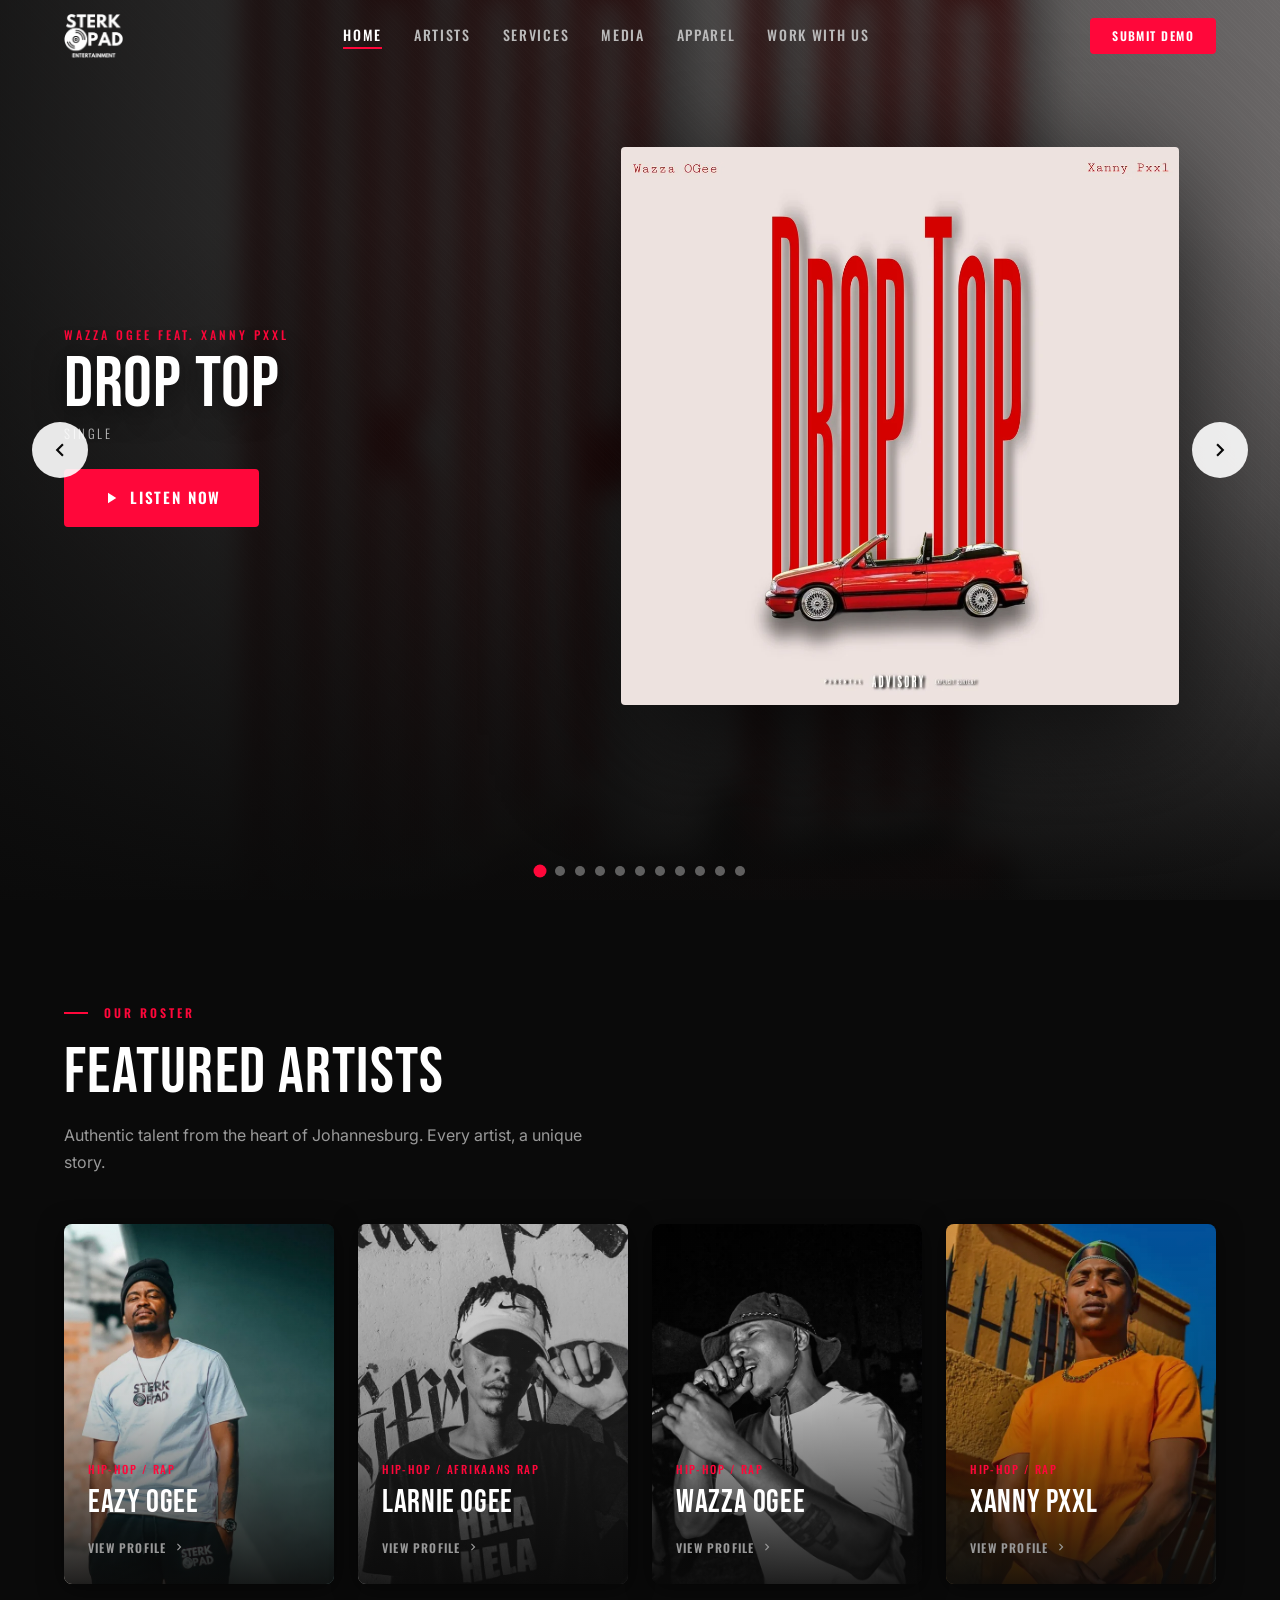
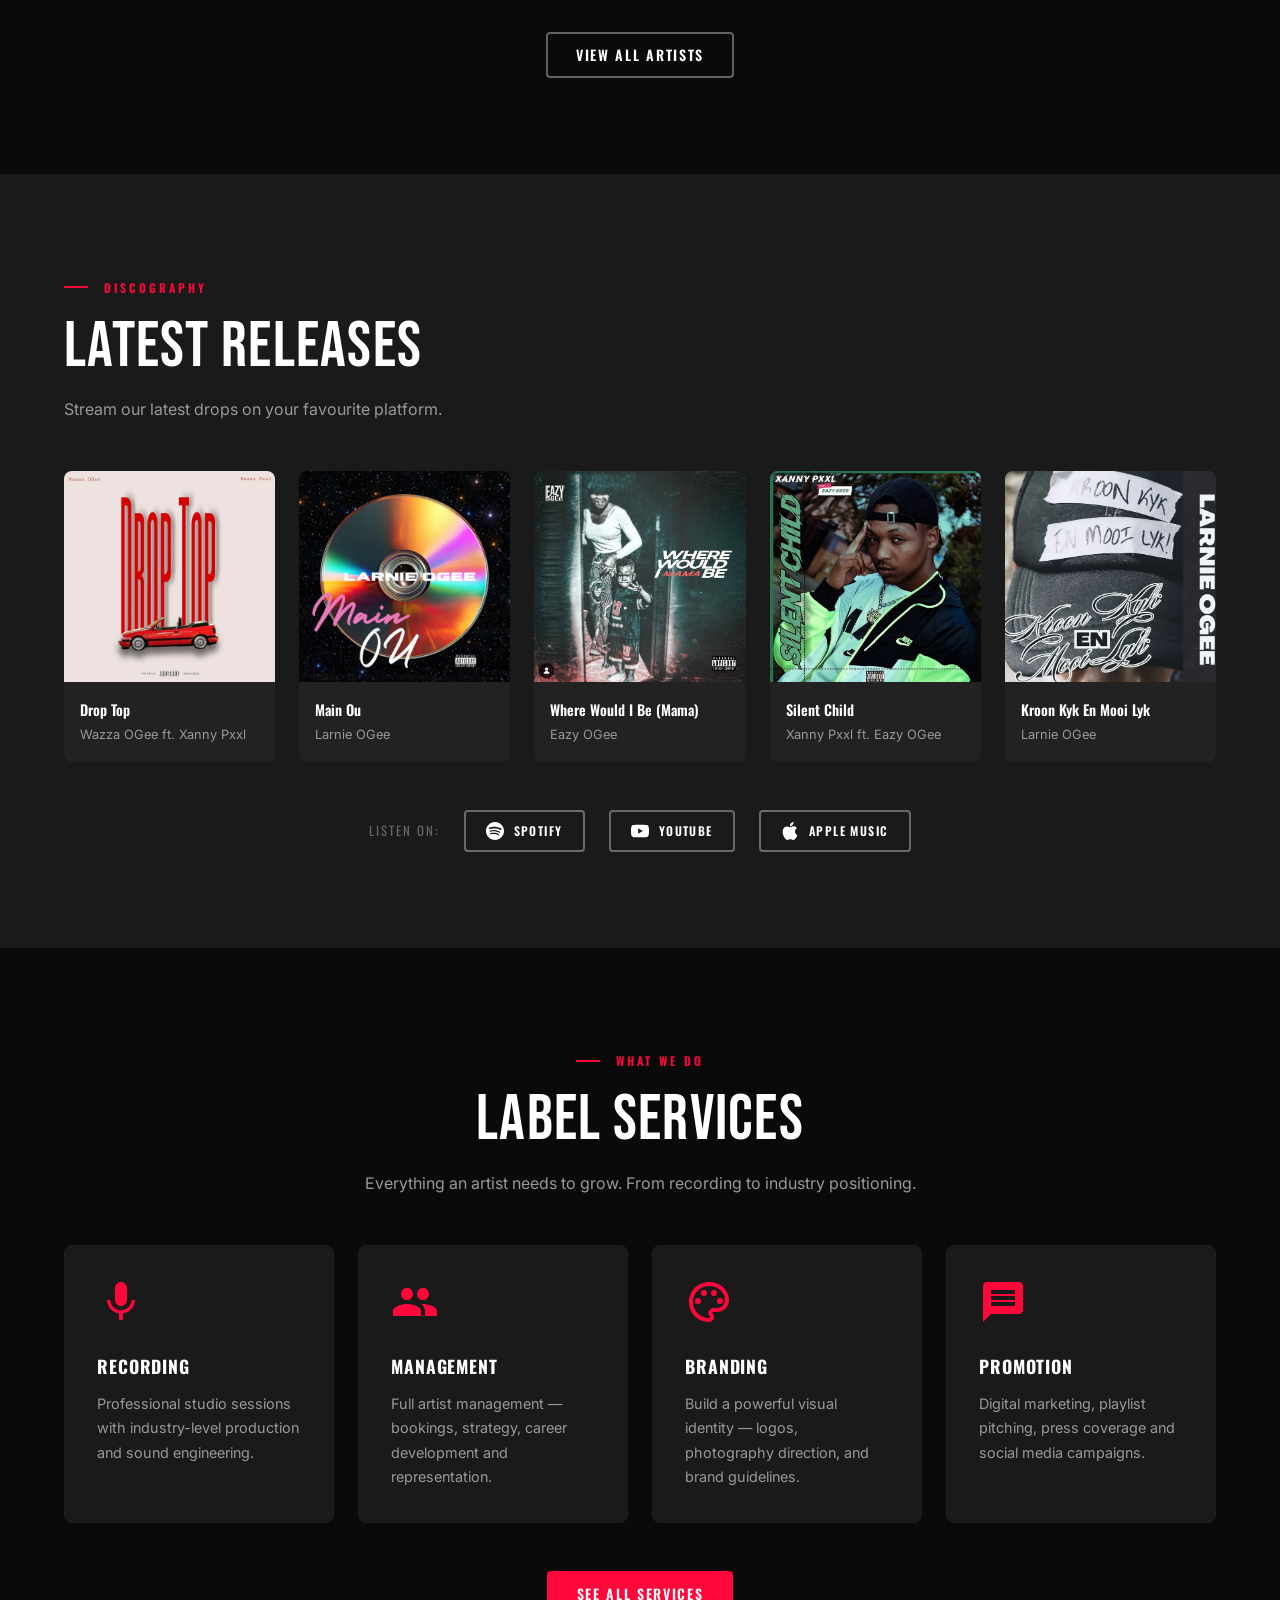
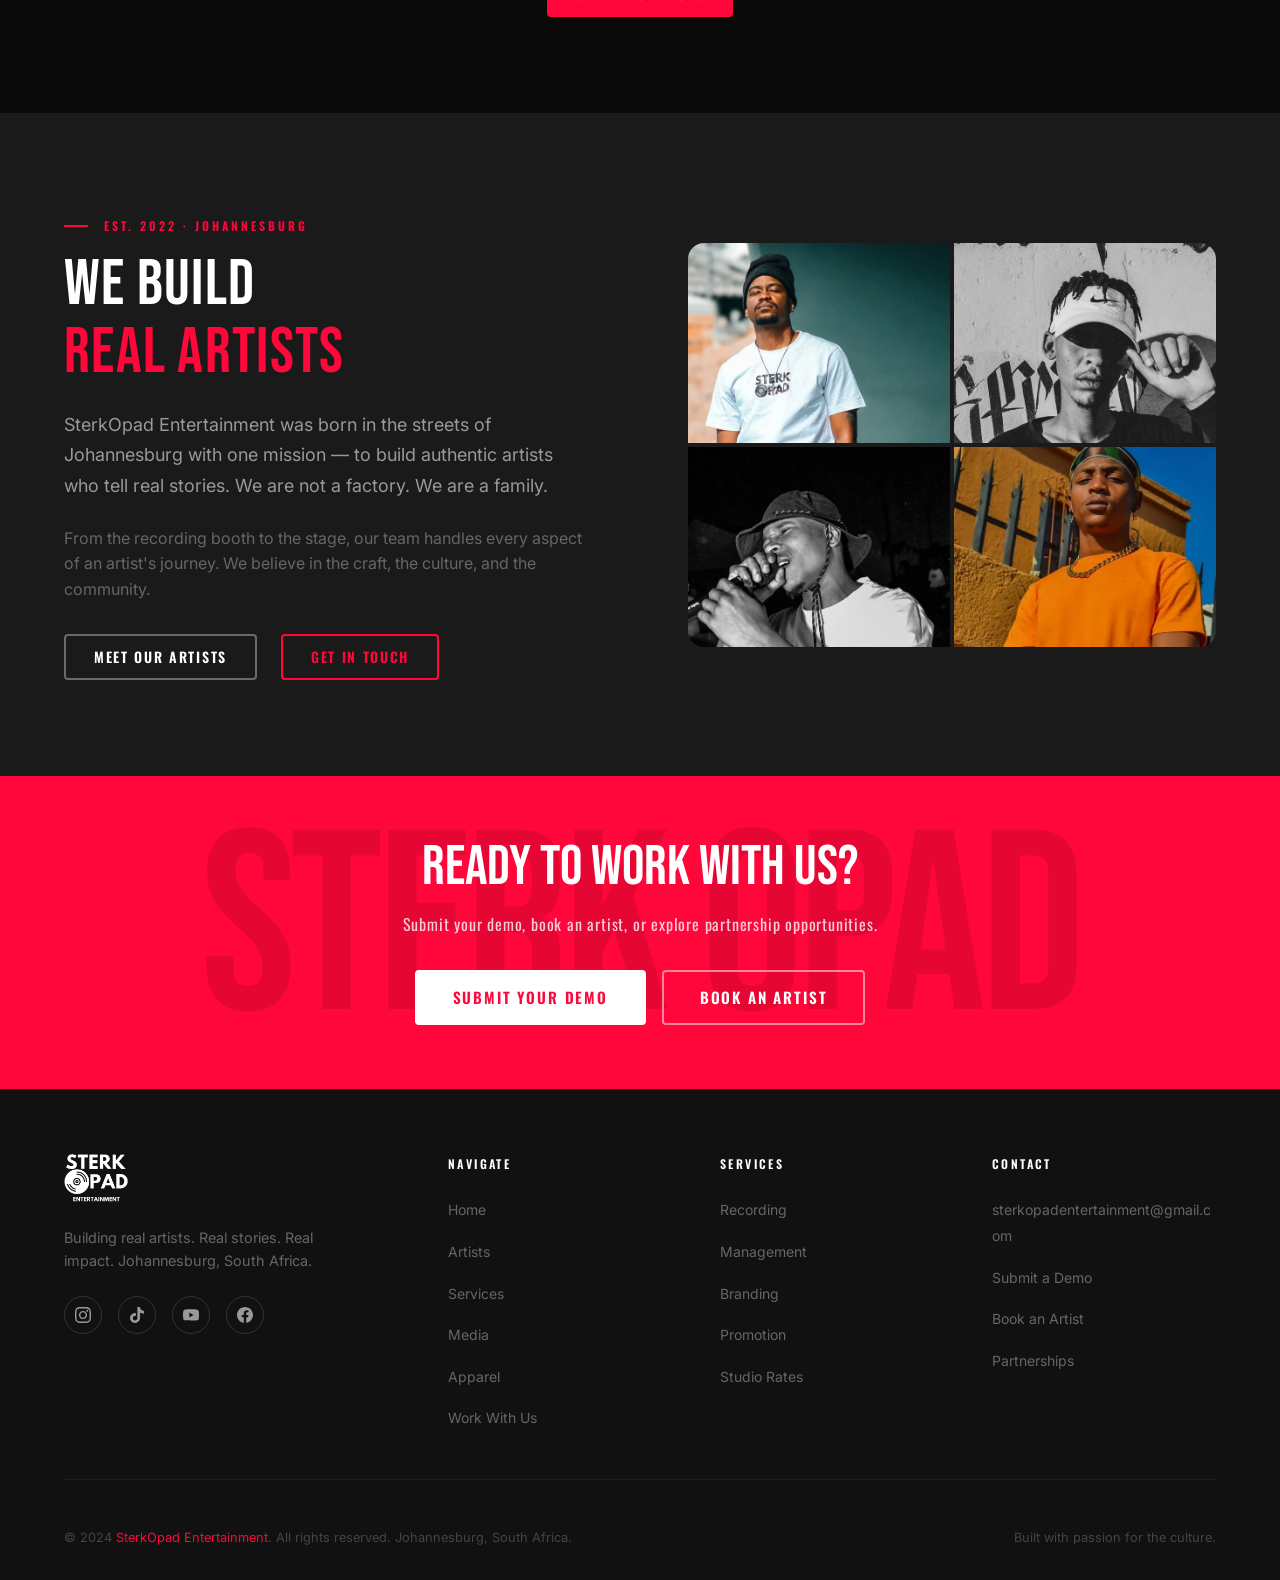
<file: index.html>
<!DOCTYPE html>
<html lang="en">
<head>
  <meta charset="UTF-8" />
  <meta name="viewport" content="width=device-width, initial-scale=1.0" />
  <title>SterkOpad Entertainment — Building Real Artists. Real Stories. Real Impact.</title>
  <meta name="description" content="SterkOpad Entertainment is a Johannesburg-based music label and artist management company developing authentic artists through recording, management, branding and promotion." />

  <!-- Canonical -->
  <link rel="canonical" href="index.html" />

  <!-- Fonts -->
  <link rel="preconnect" href="https://fonts.googleapis.com" />
  <link rel="preconnect" href="https://fonts.gstatic.com" crossorigin />
  <link href="https://fonts.googleapis.com/css2?family=Bebas+Neue&family=Oswald:wght@300;400;500;600;700&family=Inter:wght@300;400;500;600&display=swap" rel="stylesheet" />

  <!-- Styles -->
  <link rel="stylesheet" href="css/style.css?v=20261103e" />

  <!-- First hero slide — fetched early so the fold paints without a flash -->
  <link rel="preload" as="image" href="images/hero/drop-top-bg.webp" />
  <link rel="preload" as="image" href="images/hero/drop-top-art.webp" />

  <!-- Favicon placeholder -->
  <link rel="icon" type="image/png" sizes="32x32" href="images/favicon-32.png" />
  <link rel="apple-touch-icon" sizes="180x180" href="images/apple-touch-icon.png" />
</head>
<body>

  <!-- =============================================
       NAVIGATION
       ============================================= -->
  <nav class="nav" role="navigation" aria-label="Main navigation">
    <div class="nav__inner">
      <a href="index.html" class="nav__logo" aria-label="SterkOpad Entertainment — Home">
        <img src="images/logo.png" alt="SterkOpad Entertainment" width="59" height="44" />
      </a>

      <ul class="nav__links" role="list">
        <li><a href="index.html">Home</a></li>
        <li><a href="artists.html">Artists</a></li>
        <li><a href="services.html">Services</a></li>
        <li><a href="media.html">Media</a></li>
        <li><a href="apparel.html">Apparel</a></li>
        <li><a href="contact.html">Work With Us</a></li>
      </ul>

      <div class="nav__cta">
        <a href="contact.html#demo" class="btn btn--primary btn--sm">Submit Demo</a>
      </div>

      <button class="nav__hamburger" aria-label="Open menu" aria-expanded="false">
        <span></span><span></span><span></span>
      </button>
    </div>
  </nav>

  <!-- Mobile nav overlay -->
  <nav class="nav__mobile" aria-label="Mobile navigation">
    <a href="index.html">Home</a>
    <a href="artists.html">Artists</a>
    <a href="services.html">Services</a>
    <a href="media.html">Media</a>
    <a href="apparel.html">Apparel</a>
    <a href="contact.html">Work With Us</a>
    <a href="contact.html#demo" class="btn btn--primary" style="margin-top:16px">Submit Demo</a>
  </nav>

  <!-- =============================================
       HERO — RELEASE CAROUSEL

       Artwork in images/hero/ is generated from the source files in
       "Hero Section background Images/" by tools/prep-hero-art.py.
       Re-run that script if the artwork ever changes.

       Each slide's Listen Now button points at that release's ditto.fm
       smart link, which routes the visitor to their own platform.
       ============================================= -->
  <section class="hero-carousel"
           aria-roledescription="carousel"
           aria-label="Latest releases">

    <div class="hero-carousel__viewport">

      <!-- Slide 1 — Drop Top -->
      <article class="hero-slide is-active" data-index="0"
               aria-roledescription="slide" aria-label="1 of 11">
        <div class="hero-slide__bg">
          <img src="images/hero/drop-top-bg.webp" alt="" aria-hidden="true"
               width="1920" height="1080" fetchpriority="high" />
        </div>
        <div class="hero-slide__inner">
          <div class="hero-slide__copy">
            <p class="hero-slide__credit">Wazza OGee feat. Xanny Pxxl</p>
            <h1 class="hero-slide__title"><span>Drop Top</span></h1>
            <p class="hero-slide__format">Single</p>
            <div class="hero-slide__cta">
              <a href="https://ditto.fm/drop-top-wazza-ogee" class="btn btn--primary btn--lg" target="_blank" rel="noopener noreferrer">
                <svg viewBox="0 0 24 24" aria-hidden="true"><path d="M8 5v14l11-7z"/></svg>
                Listen Now
              </a>
            </div>
          </div>
          <div class="hero-slide__art">
            <img class="hero-slide__art-img hero-slide__art-img--flat" src="images/hero/drop-top-art.webp"
                 alt="Drop Top by Wazza OGee feat. Xanny Pxxl — cover art"
                 width="1100" height="1100" fetchpriority="high" />
          </div>
        </div>
      </article>

      <!-- Slide 2 — Main Ou -->
      <article class="hero-slide" data-index="1" aria-hidden="true"
               aria-roledescription="slide" aria-label="2 of 11">
        <div class="hero-slide__bg">
          <img src="images/hero/main-ou-bg.webp" alt="" aria-hidden="true"
               width="1920" height="1080" loading="lazy" />
        </div>
        <div class="hero-slide__inner">
          <div class="hero-slide__copy">
            <p class="hero-slide__credit">Larnie OGee</p>
            <h2 class="hero-slide__title"><span>Main Ou</span></h2>
            <p class="hero-slide__format">Single</p>
            <div class="hero-slide__cta">
              <a href="https://ditto.fm/main-ou" class="btn btn--primary btn--lg" target="_blank" rel="noopener noreferrer">
                <svg viewBox="0 0 24 24" aria-hidden="true"><path d="M8 5v14l11-7z"/></svg>
                Listen Now
              </a>
            </div>
          </div>
          <div class="hero-slide__art">
            <img class="hero-slide__art-img hero-slide__art-img--flat" src="images/hero/main-ou-art.webp"
                 alt="Main Ou by Larnie OGee — cover art"
                 width="1100" height="1100" loading="lazy" />
          </div>
        </div>
      </article>

      <!-- Slide 3 — Cadillac -->
      <article class="hero-slide" data-index="2" aria-hidden="true"
               aria-roledescription="slide" aria-label="3 of 11">
        <div class="hero-slide__bg">
          <img src="images/hero/cadillac-bg.webp" alt="" aria-hidden="true"
               width="1672" height="941" loading="lazy" />
        </div>
        <div class="hero-slide__inner">
          <div class="hero-slide__copy">
            <p class="hero-slide__credit">Eazy OGee &times; PesoThePessimist</p>
            <h2 class="hero-slide__title"><span>Cadillac</span></h2>
            <p class="hero-slide__format">Single</p>
            <div class="hero-slide__cta">
              <a href="https://ditto.fm/cadillac-eazy-ogee" class="btn btn--primary btn--lg" target="_blank" rel="noopener noreferrer">
                <svg viewBox="0 0 24 24" aria-hidden="true"><path d="M8 5v14l11-7z"/></svg>
                Listen Now
              </a>
            </div>
          </div>
          <div class="hero-slide__art">
            <img class="hero-slide__art-img" src="images/hero/cadillac-art.webp"
                 alt="Cadillac by Eazy OGee and PesoThePessimist — vinyl release"
                 width="1099" height="868" loading="lazy" />
          </div>
        </div>
      </article>

      <!-- Slide 4 — 2001 -->
      <article class="hero-slide" data-index="3" aria-hidden="true"
               aria-roledescription="slide" aria-label="4 of 11">
        <div class="hero-slide__bg">
          <img src="images/hero/2001-bg.webp" alt="" aria-hidden="true"
               width="1672" height="941" loading="lazy" />
        </div>
        <div class="hero-slide__inner">
          <div class="hero-slide__copy">
            <p class="hero-slide__credit">Eazy OGee &times; Wazza OGee</p>
            <h2 class="hero-slide__title"><span>2001</span></h2>
            <p class="hero-slide__format">Single</p>
            <div class="hero-slide__cta">
              <a href="https://ditto.fm/2001-wazza-ogee" class="btn btn--primary btn--lg" target="_blank" rel="noopener noreferrer">
                <svg viewBox="0 0 24 24" aria-hidden="true"><path d="M8 5v14l11-7z"/></svg>
                Listen Now
              </a>
            </div>
          </div>
          <div class="hero-slide__art">
            <img class="hero-slide__art-img" src="images/hero/2001-art.webp"
                 alt="2001 by Eazy OGee and Wazza OGee — vinyl release"
                 width="1100" height="864" loading="lazy" />
          </div>
        </div>
      </article>

      <!-- Slide 5 — Secret Location -->
      <article class="hero-slide" data-index="4" aria-hidden="true"
               aria-roledescription="slide" aria-label="5 of 11">
        <div class="hero-slide__bg">
          <img src="images/hero/secret-location-bg.webp" alt="" aria-hidden="true"
               width="1672" height="941" loading="lazy" />
        </div>
        <div class="hero-slide__inner">
          <div class="hero-slide__copy">
            <p class="hero-slide__credit">PesoThePessimist, Larnie OGee &amp; Linty Lionardo</p>
            <h2 class="hero-slide__title"><span>Secret Location</span></h2>
            <p class="hero-slide__format">Single</p>
            <div class="hero-slide__cta">
              <a href="https://ditto.fm/secret_location" class="btn btn--primary btn--lg" target="_blank" rel="noopener noreferrer">
                <svg viewBox="0 0 24 24" aria-hidden="true"><path d="M8 5v14l11-7z"/></svg>
                Listen Now
              </a>
            </div>
          </div>
          <div class="hero-slide__art">
            <img class="hero-slide__art-img" src="images/hero/secret-location-art.webp"
                 alt="Secret Location by PesoThePessimist, Larnie OGee and Linty Lionardo — vinyl release"
                 width="1100" height="840" loading="lazy" />
          </div>
        </div>
      </article>

      <!-- Slide 6 — 1 Two 8 -->
      <article class="hero-slide" data-index="5" aria-hidden="true"
               aria-roledescription="slide" aria-label="6 of 11">
        <div class="hero-slide__bg">
          <img src="images/hero/1-two-8-bg.webp" alt="" aria-hidden="true"
               width="1672" height="941" loading="lazy" />
        </div>
        <div class="hero-slide__inner">
          <div class="hero-slide__copy">
            <p class="hero-slide__credit">Eazy OGee, Wazza OGee, Geez SA &amp; Larnie OGee</p>
            <h2 class="hero-slide__title"><span>1 Two 8</span></h2>
            <p class="hero-slide__format">Single</p>
            <div class="hero-slide__cta">
              <a href="https://ditto.fm/1two8" class="btn btn--primary btn--lg" target="_blank" rel="noopener noreferrer">
                <svg viewBox="0 0 24 24" aria-hidden="true"><path d="M8 5v14l11-7z"/></svg>
                Listen Now
              </a>
            </div>
          </div>
          <div class="hero-slide__art">
            <img class="hero-slide__art-img hero-slide__art-img--flat" src="images/hero/1-two-8-art.webp"
                 alt="1 Two 8 by Eazy OGee, Wazza OGee, Geez SA and Larnie OGee — cover art"
                 width="1100" height="1100" loading="lazy" />
          </div>
        </div>
      </article>

      <!-- Slide 7 — Kroon Kyk En Mooi Lyk -->
      <article class="hero-slide" data-index="6" aria-hidden="true"
               aria-roledescription="slide" aria-label="7 of 11">
        <div class="hero-slide__bg">
          <img src="images/hero/kroon-kyk-bg.webp" alt="" aria-hidden="true"
               width="1672" height="941" loading="lazy" />
        </div>
        <div class="hero-slide__inner">
          <div class="hero-slide__copy">
            <p class="hero-slide__credit">Larnie OGee</p>
            <h2 class="hero-slide__title"><span>Kroon Kyk En Mooi Lyk</span></h2>
            <p class="hero-slide__format">Album</p>
            <div class="hero-slide__cta">
              <a href="https://ditto.fm/kroon-kyk-en-mooi-lyk" class="btn btn--primary btn--lg" target="_blank" rel="noopener noreferrer">
                <svg viewBox="0 0 24 24" aria-hidden="true"><path d="M8 5v14l11-7z"/></svg>
                Listen Now
              </a>
            </div>
          </div>
          <div class="hero-slide__art">
            <img class="hero-slide__art-img" src="images/hero/kroon-kyk-art.webp"
                 alt="Kroon Kyk En Mooi Lyk by Larnie OGee — vinyl release"
                 width="871" height="586" loading="lazy" />
          </div>
        </div>
      </article>

      <!-- Slide 8 — Smokin N Drinkin -->
      <article class="hero-slide" data-index="7" aria-hidden="true"
               aria-roledescription="slide" aria-label="8 of 11">
        <div class="hero-slide__bg">
          <img src="images/hero/smokin-n-drinkin-bg.webp" alt="" aria-hidden="true"
               width="1920" height="1080" loading="lazy" />
        </div>
        <div class="hero-slide__inner">
          <div class="hero-slide__copy">
            <p class="hero-slide__credit">Eazy OGee &times; Wazza OGee</p>
            <h2 class="hero-slide__title"><span>Smokin N Drinkin</span></h2>
            <p class="hero-slide__format">Single</p>
            <div class="hero-slide__cta">
              <a href="https://ditto.fm/smokin-n-drinkin" class="btn btn--primary btn--lg" target="_blank" rel="noopener noreferrer">
                <svg viewBox="0 0 24 24" aria-hidden="true"><path d="M8 5v14l11-7z"/></svg>
                Listen Now
              </a>
            </div>
          </div>
          <div class="hero-slide__art">
            <img class="hero-slide__art-img" src="images/hero/smokin-n-drinkin-art.webp"
                 alt="Smokin N Drinkin by Eazy OGee and Wazza OGee — vinyl release"
                 width="1100" height="866" loading="lazy" />
          </div>
        </div>
      </article>

      <!-- Slide 9 — Aan Die Brand -->
      <article class="hero-slide" data-index="8" aria-hidden="true"
               aria-roledescription="slide" aria-label="9 of 11">
        <div class="hero-slide__bg">
          <img src="images/hero/aan-die-brand-bg.webp" alt="" aria-hidden="true"
               width="1920" height="1080" loading="lazy" />
        </div>
        <div class="hero-slide__inner">
          <div class="hero-slide__copy">
            <p class="hero-slide__credit">Larnie OGee feat. C-P4YNE</p>
            <h2 class="hero-slide__title"><span>Aan Die Brand</span></h2>
            <p class="hero-slide__format">Single</p>
            <div class="hero-slide__cta">
              <a href="https://ditto.fm/aan-die-brand" class="btn btn--primary btn--lg" target="_blank" rel="noopener noreferrer">
                <svg viewBox="0 0 24 24" aria-hidden="true"><path d="M8 5v14l11-7z"/></svg>
                Listen Now
              </a>
            </div>
          </div>
          <div class="hero-slide__art">
            <img class="hero-slide__art-img" src="images/hero/aan-die-brand-art.webp"
                 alt="Aan Die Brand by Larnie OGee featuring C-P4YNE — vinyl release"
                 width="1097" height="866" loading="lazy" />
          </div>
        </div>
      </article>

      <!-- Slide 10 — Dope Scale -->
      <article class="hero-slide" data-index="9" aria-hidden="true"
               aria-roledescription="slide" aria-label="10 of 11">
        <div class="hero-slide__bg">
          <img src="images/hero/dope-scale-bg.webp" alt="" aria-hidden="true"
               width="1920" height="1080" loading="lazy" />
        </div>
        <div class="hero-slide__inner">
          <div class="hero-slide__copy">
            <p class="hero-slide__credit">Eazy OGee &times; Wazza OGee feat. Mac D</p>
            <h2 class="hero-slide__title"><span>Dope Scale</span></h2>
            <p class="hero-slide__format">Single</p>
            <div class="hero-slide__cta">
              <a href="https://ditto.fm/dope-scale" class="btn btn--primary btn--lg" target="_blank" rel="noopener noreferrer">
                <svg viewBox="0 0 24 24" aria-hidden="true"><path d="M8 5v14l11-7z"/></svg>
                Listen Now
              </a>
            </div>
          </div>
          <div class="hero-slide__art">
            <img class="hero-slide__art-img" src="images/hero/dope-scale-art.webp"
                 alt="Dope Scale by Eazy OGee and Wazza OGee featuring Mac D — vinyl release"
                 width="1100" height="859" loading="lazy" />
          </div>
        </div>
      </article>

      <!-- Slide 11 — Long Road -->
      <article class="hero-slide" data-index="10" aria-hidden="true"
               aria-roledescription="slide" aria-label="11 of 11">
        <div class="hero-slide__bg">
          <img src="images/hero/long-road-bg.webp" alt="" aria-hidden="true"
               width="1920" height="1080" loading="lazy" />
        </div>
        <div class="hero-slide__inner">
          <div class="hero-slide__copy">
            <p class="hero-slide__credit">Xanny Pxxl &middot; Prod. Shawn Brooklyn</p>
            <h2 class="hero-slide__title"><span>Long Road</span></h2>
            <p class="hero-slide__format">Single</p>
            <div class="hero-slide__cta">
              <a href="https://ditto.fm/long-road-xanny-pxxl" class="btn btn--primary btn--lg" target="_blank" rel="noopener noreferrer">
                <svg viewBox="0 0 24 24" aria-hidden="true"><path d="M8 5v14l11-7z"/></svg>
                Listen Now
              </a>
            </div>
          </div>
          <div class="hero-slide__art">
            <img class="hero-slide__art-img" src="images/hero/long-road-art.webp"
                 alt="Long Road by Xanny Pxxl, produced by Shawn Brooklyn — vinyl release"
                 width="1100" height="874" loading="lazy" />
          </div>
        </div>
      </article>

    </div>

    <!-- Controls sit outside the viewport so they don't fade with the slides -->
    <button class="hero-carousel__arrow hero-carousel__arrow--prev"
            type="button" aria-label="Previous release">
      <svg viewBox="0 0 24 24" aria-hidden="true"><path d="M15.41 7.41L14 6l-6 6 6 6 1.41-1.41L10.83 12z"/></svg>
    </button>
    <button class="hero-carousel__arrow hero-carousel__arrow--next"
            type="button" aria-label="Next release">
      <svg viewBox="0 0 24 24" aria-hidden="true"><path d="M8.59 16.59L10 18l6-6-6-6-1.41 1.41L13.17 12z"/></svg>
    </button>

    <div class="hero-carousel__dots" role="tablist" aria-label="Choose a release">
      <button type="button" role="tab" aria-label="Drop Top" aria-selected="true"></button>
      <button type="button" role="tab" aria-label="Main Ou" aria-selected="false"></button>
      <button type="button" role="tab" aria-label="Cadillac" aria-selected="false"></button>
      <button type="button" role="tab" aria-label="2001" aria-selected="false"></button>
      <button type="button" role="tab" aria-label="Secret Location" aria-selected="false"></button>
      <button type="button" role="tab" aria-label="1 Two 8" aria-selected="false"></button>
      <button type="button" role="tab" aria-label="Kroon Kyk En Mooi Lyk" aria-selected="false"></button>
      <button type="button" role="tab" aria-label="Smokin N Drinkin" aria-selected="false"></button>
      <button type="button" role="tab" aria-label="Aan Die Brand" aria-selected="false"></button>
      <button type="button" role="tab" aria-label="Dope Scale" aria-selected="false"></button>
      <button type="button" role="tab" aria-label="Long Road" aria-selected="false"></button>
    </div>
  </section>

  <!-- =============================================
       FEATURED ARTISTS
       ============================================= -->
  <section class="section section--dark" id="artists" aria-label="Featured artists">
    <div class="container">
      <div class="section-header animate-in">
        <div class="section-header__eyebrow">
          <span>Our Roster</span>
        </div>
        <h2 class="section-header__title">Featured Artists</h2>
        <p class="section-header__subtitle">
          Authentic talent from the heart of Johannesburg. Every artist, a unique story.
        </p>
      </div>

      <div class="artists-grid animate-in animate-in--delay-1">

        <!-- Eazy OGee -->
        <article class="artist-card">
          <div class="artist-card__image">
            <img src="images/eazy-ogee/card.webp" alt="Eazy OGee" width="600" height="800" loading="lazy" />
          </div>
          <div class="artist-card__body">
            <span class="artist-card__tag">Hip-Hop / Rap</span>
            <h3 class="artist-card__name">Eazy OGee</h3>
            <a href="eazy-ogee.html" class="artist-card__link">
              View Profile
              <svg viewBox="0 0 24 24" aria-hidden="true"><path d="M8.59 16.59L13.17 12 8.59 7.41 10 6l6 6-6 6-1.41-1.41z"/></svg>
            </a>
          </div>
        </article>

        <!-- Larnie OGee -->
        <article class="artist-card">
          <div class="artist-card__image">
            <img src="images/larnie-ogee/card.webp" alt="Larnie OGee" width="600" height="800" loading="lazy" />
          </div>
          <div class="artist-card__body">
            <span class="artist-card__tag">Hip-Hop / Afrikaans Rap</span>
            <h3 class="artist-card__name">Larnie OGee</h3>
            <a href="larnie-ogee.html" class="artist-card__link">
              View Profile
              <svg viewBox="0 0 24 24" aria-hidden="true"><path d="M8.59 16.59L13.17 12 8.59 7.41 10 6l6 6-6 6-1.41-1.41z"/></svg>
            </a>
          </div>
        </article>

        <!-- Placeholder -->
        <article class="artist-card">
          <div class="artist-card__image">
            <img src="images/wazza-ogee/card.webp" alt="Wazza OGee" width="600" height="800" loading="lazy" />
          </div>
          <div class="artist-card__body">
            <span class="artist-card__tag">Hip-Hop / Rap</span>
            <h3 class="artist-card__name">Wazza OGee</h3>
            <a href="wazza-ogee.html" class="artist-card__link">
              View Profile
              <svg viewBox="0 0 24 24" aria-hidden="true"><path d="M8.59 16.59L13.17 12 8.59 7.41 10 6l6 6-6 6-1.41-1.41z"/></svg>
            </a>
          </div>
        </article>

        <article class="artist-card">
          <div class="artist-card__image">
            <img src="images/xanny-pxxl/card.webp" alt="Xanny Pxxl" width="600" height="800" loading="lazy" />
          </div>
          <div class="artist-card__body">
            <span class="artist-card__tag">Hip-Hop / Rap</span>
            <h3 class="artist-card__name">Xanny Pxxl</h3>
            <a href="xanny-pxxl.html" class="artist-card__link">
              View Profile
              <svg viewBox="0 0 24 24" aria-hidden="true"><path d="M8.59 16.59L13.17 12 8.59 7.41 10 6l6 6-6 6-1.41-1.41z"/></svg>
            </a>
          </div>
        </article>

      </div>

      <div class="text-center mt-5 animate-in animate-in--delay-2">
        <a href="artists.html" class="btn btn--secondary">View All Artists</a>
      </div>
    </div>
  </section>

  <!-- =============================================
       LATEST RELEASES
       ============================================= -->
  <section class="section section--mid" id="releases" aria-label="Latest releases">
    <div class="container">
      <div class="section-header animate-in">
        <div class="section-header__eyebrow">
          <span>Discography</span>
        </div>
        <h2 class="section-header__title">Latest Releases</h2>
        <p class="section-header__subtitle">Stream our latest drops on your favourite platform.</p>
      </div>

      <div class="releases-grid animate-in animate-in--delay-1">

        <article class="release-card">
          <a class="release-card__link" href="https://open.spotify.com/album/37Un8wgXhRfjiP5TN1AtzZ" target="_blank" rel="noopener noreferrer" aria-label="Listen to Drop Top on Spotify">
            <div class="release-card__cover">
              <img src="images/releases/drop-top.webp" alt="Drop Top — Wazza OGee feat. Xanny Pxxl" width="300" height="300" loading="lazy" />
              <div class="release-card__play" aria-hidden="true">
                <svg viewBox="0 0 24 24"><path d="M8 5v14l11-7z"/></svg>
              </div>
            </div>
            <div class="release-card__body">
              <p class="release-card__title">Drop Top</p>
              <p class="release-card__artist">Wazza OGee ft. Xanny Pxxl</p>
            </div>
          </a>
        </article>

        <article class="release-card">
          <a class="release-card__link" href="https://open.spotify.com/album/50AfE93s2hnOXgTqczXdL0" target="_blank" rel="noopener noreferrer" aria-label="Listen to Main Ou on Spotify">
            <div class="release-card__cover">
              <img src="images/releases/main-ou.webp" alt="Main Ou — Larnie OGee" width="300" height="300" loading="lazy" />
              <div class="release-card__play" aria-hidden="true">
                <svg viewBox="0 0 24 24"><path d="M8 5v14l11-7z"/></svg>
              </div>
            </div>
            <div class="release-card__body">
              <p class="release-card__title">Main Ou</p>
              <p class="release-card__artist">Larnie OGee</p>
            </div>
          </a>
        </article>

        <article class="release-card">
          <a class="release-card__link" href="https://open.spotify.com/album/70lxaFJsZCbnIgv0pnLBwy" target="_blank" rel="noopener noreferrer" aria-label="Listen to Where Would I Be (Mama) on Spotify">
            <div class="release-card__cover">
              <img src="images/album-where-would-i-be.jpg" alt="Where Would I Be (Mama) — Eazy OGee" width="300" height="300" loading="lazy" />
              <div class="release-card__play" aria-hidden="true">
                <svg viewBox="0 0 24 24"><path d="M8 5v14l11-7z"/></svg>
              </div>
            </div>
            <div class="release-card__body">
              <p class="release-card__title">Where Would I Be (Mama)</p>
              <p class="release-card__artist">Eazy OGee</p>
            </div>
          </a>
        </article>

        <article class="release-card">
          <a class="release-card__link" href="https://open.spotify.com/track/2tkdG2Ru1gBGjWlalIFdu3" target="_blank" rel="noopener noreferrer" aria-label="Listen to Silent Child on Spotify">
            <div class="release-card__cover">
              <img src="images/album-silent-child.jpg" alt="Silent Child — Xanny Pxxl feat. Eazy OGee" width="300" height="300" loading="lazy" />
              <div class="release-card__play" aria-hidden="true">
                <svg viewBox="0 0 24 24"><path d="M8 5v14l11-7z"/></svg>
              </div>
            </div>
            <div class="release-card__body">
              <p class="release-card__title">Silent Child</p>
              <p class="release-card__artist">Xanny Pxxl ft. Eazy OGee</p>
            </div>
          </a>
        </article>

        <article class="release-card">
          <a class="release-card__link" href="https://open.spotify.com/track/5uXUWAdyRqasrAJhWZG21a" target="_blank" rel="noopener noreferrer" aria-label="Listen to Kroon Kyk En Mooi Lyk on Spotify">
            <div class="release-card__cover">
              <img src="images/album-kroon-kyk.jpg" alt="Kroon Kyk En Mooi Lyk — Larnie OGee" width="300" height="300" loading="lazy" />
              <div class="release-card__play" aria-hidden="true">
                <svg viewBox="0 0 24 24"><path d="M8 5v14l11-7z"/></svg>
              </div>
            </div>
            <div class="release-card__body">
              <p class="release-card__title">Kroon Kyk En Mooi Lyk</p>
              <p class="release-card__artist">Larnie OGee</p>
            </div>
          </a>
        </article>

        <!-- Spotify embed placeholder — replace with actual embed -->
        <!--
        <article class="release-card" style="grid-column: span 2;">
          <iframe
            style="border-radius:12px"
            src="https://open.spotify.com/embed/track/YOUR_TRACK_ID?utm_source=generator&theme=0"
            width="100%" height="152"
            allow="autoplay; clipboard-write; encrypted-media; fullscreen; picture-in-picture"
            loading="lazy">
          </iframe>
        </article>
        -->

      </div>

      <!-- Streaming links -->
      <div class="flex flex-center gap-3 mt-5 animate-in animate-in--delay-2" style="flex-wrap:wrap;">
        <span style="font-family:var(--font-sub);font-size:0.8rem;letter-spacing:0.15em;text-transform:uppercase;color:var(--grey-500);">Listen on:</span>
        <!-- No label profile on Spotify, so this opens a picker of artist profiles -->
        <button type="button" class="btn btn--secondary btn--sm" data-picker-open="spotify-picker" aria-haspopup="dialog">
          <svg viewBox="0 0 24 24" aria-hidden="true"><path d="M12 0C5.4 0 0 5.4 0 12s5.4 12 12 12 12-5.4 12-12S18.66 0 12 0zm5.521 17.34c-.24.359-.66.48-1.021.24-2.82-1.74-6.36-2.101-10.561-1.141-.418.122-.779-.179-.899-.539-.12-.421.18-.78.54-.9 4.56-1.021 8.52-.6 11.64 1.32.42.18.479.659.301 1.02zm1.44-3.3c-.301.42-.841.6-1.262.3-3.239-1.98-8.159-2.58-11.939-1.38-.479.12-1.02-.12-1.14-.6-.12-.48.12-1.021.6-1.141C9.6 9.9 15 10.561 18.72 12.84c.361.181.54.78.241 1.2zm.12-3.36C15.24 8.4 8.82 8.16 5.16 9.301c-.6.179-1.2-.181-1.38-.721-.18-.601.18-1.2.72-1.381 4.26-1.26 11.28-1.02 15.721 1.621.539.3.719 1.02.419 1.56-.299.421-1.02.599-1.559.3z"/></svg>
          Spotify
        </button>
        <a href="https://www.youtube.com/@sterkopadentertainment" class="btn btn--secondary btn--sm" target="_blank" rel="noopener noreferrer">
          <svg viewBox="0 0 24 24" aria-hidden="true"><path d="M23.498 6.186a3.016 3.016 0 0 0-2.122-2.136C19.505 3.545 12 3.545 12 3.545s-7.505 0-9.377.505A3.017 3.017 0 0 0 .502 6.186C0 8.07 0 12 0 12s0 3.93.502 5.814a3.016 3.016 0 0 0 2.122 2.136c1.871.505 9.376.505 9.376.505s7.505 0 9.377-.505a3.015 3.015 0 0 0 2.122-2.136C24 15.93 24 12 24 12s0-3.93-.502-5.814zM9.545 15.568V8.432L15.818 12l-6.273 3.568z"/></svg>
          YouTube
        </a>
        <!-- No label page on Apple Music, so this opens a picker of artist profiles -->
        <button type="button" class="btn btn--secondary btn--sm" data-picker-open="apple-music-picker" aria-haspopup="dialog">
          <svg viewBox="0 0 24 24" aria-hidden="true"><path d="M12.152 6.896c-.948 0-2.415-1.078-3.96-1.04-2.04.027-3.91 1.183-4.961 3.014-2.117 3.675-.546 9.103 1.519 12.09 1.013 1.454 2.208 3.09 3.792 3.039 1.52-.065 2.09-.987 3.935-.987 1.831 0 2.35.987 3.96.948 1.637-.026 2.676-1.48 3.676-2.948 1.156-1.688 1.636-3.325 1.662-3.415-.039-.013-3.182-1.221-3.22-4.857-.026-3.04 2.48-4.494 2.597-4.559-1.429-2.09-3.623-2.324-4.39-2.376-2-.156-3.675 1.09-4.61 1.09zM15.53 3.83c.843-1.012 1.4-2.427 1.245-3.83-1.207.052-2.662.805-3.532 1.818-.78.896-1.454 2.338-1.273 3.714 1.338.104 2.715-.688 3.559-1.701"/></svg>
          Apple Music
        </button>
      </div>
    </div>

    <dialog class="picker" id="spotify-picker" aria-labelledby="spotify-picker-title">
      <div class="picker__panel">
        <button type="button" class="picker__close" data-picker-close aria-label="Close">&times;</button>
        <p class="overline">Listen on Spotify</p>
        <h2 class="picker__title" id="spotify-picker-title">Choose an Artist</h2>
        <ul class="picker__list">
          <li>
            <a class="picker__item" href="https://open.spotify.com/artist/4GDXNRhJw2NTHJf0iVM0Ar" target="_blank" rel="noopener noreferrer">
              <img src="images/eazy-ogee/card.webp" alt="" width="600" height="800" loading="lazy" />
              <span class="picker__name">Eazy OGee</span>
              <svg viewBox="0 0 24 24" aria-hidden="true"><path d="M8.59 16.59L10 18l6-6-6-6-1.41 1.41L13.17 12z"/></svg>
            </a>
          </li>
          <li>
            <a class="picker__item" href="https://open.spotify.com/artist/79UruUV5BJMe8QAgfPf90r" target="_blank" rel="noopener noreferrer">
              <img src="images/larnie-ogee/card.webp" alt="" width="600" height="800" loading="lazy" />
              <span class="picker__name">Larnie OGee</span>
              <svg viewBox="0 0 24 24" aria-hidden="true"><path d="M8.59 16.59L10 18l6-6-6-6-1.41 1.41L13.17 12z"/></svg>
            </a>
          </li>
          <li>
            <a class="picker__item" href="https://open.spotify.com/artist/1Yp7CYATqgkqspYx0ykmy1" target="_blank" rel="noopener noreferrer">
              <img src="images/wazza-ogee/card.webp" alt="" width="600" height="800" loading="lazy" />
              <span class="picker__name">Wazza OGee</span>
              <svg viewBox="0 0 24 24" aria-hidden="true"><path d="M8.59 16.59L10 18l6-6-6-6-1.41 1.41L13.17 12z"/></svg>
            </a>
          </li>
          <li>
            <a class="picker__item" href="https://open.spotify.com/artist/4d7uQsrIG0bmHwVpV5TWZa" target="_blank" rel="noopener noreferrer">
              <img src="images/xanny-pxxl/card.webp" alt="" width="600" height="800" loading="lazy" />
              <span class="picker__name">Xanny Pxxl</span>
              <svg viewBox="0 0 24 24" aria-hidden="true"><path d="M8.59 16.59L10 18l6-6-6-6-1.41 1.41L13.17 12z"/></svg>
            </a>
          </li>
        </ul>
      </div>
    </dialog>

    <dialog class="picker" id="apple-music-picker" aria-labelledby="apple-music-picker-title">
      <div class="picker__panel">
        <button type="button" class="picker__close" data-picker-close aria-label="Close">&times;</button>
        <p class="overline">Listen on Apple Music</p>
        <h2 class="picker__title" id="apple-music-picker-title">Choose an Artist</h2>
        <ul class="picker__list">
          <li>
            <a class="picker__item" href="https://music.apple.com/za/artist/eazy-ogee/1509121679" target="_blank" rel="noopener noreferrer">
              <img src="images/eazy-ogee/card.webp" alt="" width="600" height="800" loading="lazy" />
              <span class="picker__name">Eazy OGee</span>
              <svg viewBox="0 0 24 24" aria-hidden="true"><path d="M8.59 16.59L10 18l6-6-6-6-1.41 1.41L13.17 12z"/></svg>
            </a>
          </li>
          <li>
            <a class="picker__item" href="https://music.apple.com/za/artist/larnie-ogee/1687488246" target="_blank" rel="noopener noreferrer">
              <img src="images/larnie-ogee/card.webp" alt="" width="600" height="800" loading="lazy" />
              <span class="picker__name">Larnie OGee</span>
              <svg viewBox="0 0 24 24" aria-hidden="true"><path d="M8.59 16.59L10 18l6-6-6-6-1.41 1.41L13.17 12z"/></svg>
            </a>
          </li>
          <li>
            <a class="picker__item" href="https://music.apple.com/za/artist/wazza-ogee/1849494274" target="_blank" rel="noopener noreferrer">
              <img src="images/wazza-ogee/card.webp" alt="" width="600" height="800" loading="lazy" />
              <span class="picker__name">Wazza OGee</span>
              <svg viewBox="0 0 24 24" aria-hidden="true"><path d="M8.59 16.59L10 18l6-6-6-6-1.41 1.41L13.17 12z"/></svg>
            </a>
          </li>
          <li>
            <a class="picker__item" href="https://music.apple.com/za/artist/xanny-pxxl/1580199413" target="_blank" rel="noopener noreferrer">
              <img src="images/xanny-pxxl/card.webp" alt="" width="600" height="800" loading="lazy" />
              <span class="picker__name">Xanny Pxxl</span>
              <svg viewBox="0 0 24 24" aria-hidden="true"><path d="M8.59 16.59L10 18l6-6-6-6-1.41 1.41L13.17 12z"/></svg>
            </a>
          </li>
        </ul>
      </div>
    </dialog>
  </section>

  <!-- =============================================
       SERVICES PREVIEW
       ============================================= -->
  <section class="section section--dark" id="services" aria-label="Services preview">
    <div class="container">
      <div class="section-header section-header--center animate-in">
        <div class="section-header__eyebrow">
          <span>What We Do</span>
        </div>
        <h2 class="section-header__title">Label Services</h2>
        <p class="section-header__subtitle">
          Everything an artist needs to grow. From recording to industry positioning.
        </p>
      </div>

      <div class="grid-4 animate-in animate-in--delay-1">

        <article class="service-card">
          <!-- Recording icon -->
          <svg class="service-card__icon" viewBox="0 0 24 24" aria-hidden="true">
            <path d="M12 14c1.66 0 2.99-1.34 2.99-3L15 5c0-1.66-1.34-3-3-3S9 3.34 9 5v6c0 1.66 1.34 3 3 3zm5.3-3c0 3-2.54 5.1-5.3 5.1S6.7 14 6.7 11H5c0 3.41 2.72 6.23 6 6.72V21h2v-3.28c3.28-.48 6-3.3 6-6.72h-1.7z"/>
          </svg>
          <h4 class="service-card__title">Recording</h4>
          <p class="service-card__desc">Professional studio sessions with industry-level production and sound engineering.</p>
        </article>

        <article class="service-card">
          <!-- Management icon -->
          <svg class="service-card__icon" viewBox="0 0 24 24" aria-hidden="true">
            <path d="M16 11c1.66 0 2.99-1.34 2.99-3S17.66 5 16 5c-1.66 0-3 1.34-3 3s1.34 3 3 3zm-8 0c1.66 0 2.99-1.34 2.99-3S9.66 5 8 5C6.34 5 5 6.34 5 8s1.34 3 3 3zm0 2c-2.33 0-7 1.17-7 3.5V19h14v-2.5c0-2.33-4.67-3.5-7-3.5zm8 0c-.29 0-.62.02-.97.05 1.16.84 1.97 1.97 1.97 3.45V19h6v-2.5c0-2.33-4.67-3.5-7-3.5z"/>
          </svg>
          <h4 class="service-card__title">Management</h4>
          <p class="service-card__desc">Full artist management — bookings, strategy, career development and representation.</p>
        </article>

        <article class="service-card">
          <!-- Branding icon -->
          <svg class="service-card__icon" viewBox="0 0 24 24" aria-hidden="true">
            <path d="M12 22C6.49 22 2 17.51 2 12S6.49 2 12 2s10 4.04 10 9c0 3.31-2.69 6-6 6h-1.77c-.28 0-.5.22-.5.5 0 .12.05.23.13.33.41.47.64 1.06.64 1.67A2.5 2.5 0 0 1 12 22zm0-18c-4.41 0-8 3.59-8 8s3.59 8 8 8c.28 0 .5-.22.5-.5a.54.54 0 0 0-.14-.33c-.41-.47-.63-1.05-.63-1.67a2.5 2.5 0 0 1 2.5-2.5H16c2.21 0 4-1.79 4-4 0-3.86-3.59-7-8-7z"/>
            <circle cx="6.5" cy="11.5" r="1.5"/><circle cx="9.5" cy="7.5" r="1.5"/><circle cx="14.5" cy="7.5" r="1.5"/><circle cx="17.5" cy="11.5" r="1.5"/>
          </svg>
          <h4 class="service-card__title">Branding</h4>
          <p class="service-card__desc">Build a powerful visual identity — logos, photography direction, and brand guidelines.</p>
        </article>

        <article class="service-card">
          <!-- Promotion icon -->
          <svg class="service-card__icon" viewBox="0 0 24 24" aria-hidden="true">
            <path d="M20 2H4c-1.1 0-1.99.9-1.99 2L2 22l4-4h14c1.1 0 2-.9 2-2V4c0-1.1-.9-2-2-2zm-2 12H6v-2h12v2zm0-3H6V9h12v2zm0-3H6V6h12v2z"/>
          </svg>
          <h4 class="service-card__title">Promotion</h4>
          <p class="service-card__desc">Digital marketing, playlist pitching, press coverage and social media campaigns.</p>
        </article>

      </div>

      <div class="text-center mt-5 animate-in animate-in--delay-2">
        <a href="services.html" class="btn btn--primary">See All Services</a>
      </div>
    </div>
  </section>

  <!-- =============================================
       ABOUT STRIP
       ============================================= -->
  <section class="section section--mid" aria-label="About SterkOpad">
    <div class="container">
      <div class="grid-2" style="gap:var(--space-7);align-items:center;">
        <div class="animate-in">
          <div class="section-header__eyebrow" style="margin-bottom:var(--space-2);">
            <span>Est. 2022 · Johannesburg</span>
          </div>
          <h2 style="color:var(--white);margin-bottom:var(--space-3);">We Build<br><span style="color:var(--red);">Real Artists</span></h2>
          <p class="body-large" style="color:var(--grey-400);margin-bottom:var(--space-3);">
            SterkOpad Entertainment was born in the streets of Johannesburg with one mission — to build authentic artists who tell real stories. We are not a factory. We are a family.
          </p>
          <p style="color:var(--grey-500);margin-bottom:var(--space-4);">
            From the recording booth to the stage, our team handles every aspect of an artist's journey. We believe in the craft, the culture, and the community.
          </p>
          <div class="flex gap-3" style="flex-wrap:wrap;">
            <a href="artists.html" class="btn btn--secondary">Meet Our Artists</a>
            <a href="contact.html" class="btn btn--outline-red">Get In Touch</a>
          </div>
        </div>
        <div class="animate-in animate-in--delay-2">
          <!-- One shot of each artist on the roster. The tile is landscape on
               desktop (~262x200) but portrait on a phone (~173x200), and these
               are 3:4 sources, so a centred crop takes the top off every head —
               object-position keeps the faces in frame at both ends. -->
          <div style="display:grid;grid-template-columns:1fr 1fr;gap:4px;border-radius:var(--radius-lg);overflow:hidden;">
            <img src="images/eazy-ogee/card.webp" alt="Eazy OGee" width="600" height="800" loading="lazy" style="width:100%;height:200px;object-fit:cover;object-position:center 15%;" />
            <img src="images/larnie-ogee/card.webp" alt="Larnie OGee" width="600" height="800" loading="lazy" style="width:100%;height:200px;object-fit:cover;object-position:center 15%;" />
            <img src="images/wazza-ogee/card.webp" alt="Wazza OGee" width="600" height="800" loading="lazy" style="width:100%;height:200px;object-fit:cover;object-position:center 15%;" />
            <img src="images/xanny-pxxl/card.webp" alt="Xanny Pxxl" width="600" height="800" loading="lazy" style="width:100%;height:200px;object-fit:cover;object-position:center 15%;" />
          </div>
        </div>
      </div>
    </div>
  </section>

  <!-- =============================================
       CTA STRIP
       ============================================= -->
  <section class="cta-strip" aria-label="Call to action">
    <div class="container">
      <p class="cta-strip__title animate-in">Ready to Work With Us?</p>
      <p class="cta-strip__subtitle animate-in animate-in--delay-1">Submit your demo, book an artist, or explore partnership opportunities.</p>
      <div class="cta-strip__actions animate-in animate-in--delay-2">
        <a href="contact.html#demo" class="btn btn--primary btn--lg">Submit Your Demo</a>
        <a href="contact.html#booking" class="btn btn--secondary btn--lg">Book an Artist</a>
      </div>
    </div>
  </section>

  <!-- =============================================
       FOOTER
       ============================================= -->
  <footer class="footer" role="contentinfo">
    <div class="container">
      <div class="footer__top">
        <div class="footer__brand">
          <img src="images/logo.png" alt="SterkOpad Entertainment" width="64" height="48" />
          <p class="footer__tagline">Building real artists. Real stories. Real impact. Johannesburg, South Africa.</p>
          <div class="footer__social">
            <a href="https://linktr.ee/SterkOpadEntertainment" aria-label="Instagram" target="_blank" rel="noopener noreferrer">
              <svg viewBox="0 0 24 24"><path d="M12 2.163c3.204 0 3.584.012 4.85.07 3.252.148 4.771 1.691 4.919 4.919.058 1.265.069 1.645.069 4.849 0 3.205-.012 3.584-.069 4.849-.149 3.225-1.664 4.771-4.919 4.919-1.266.058-1.644.07-4.85.07-3.204 0-3.584-.012-4.849-.07-3.26-.149-4.771-1.699-4.919-4.92-.058-1.265-.07-1.644-.07-4.849 0-3.204.013-3.583.07-4.849.149-3.227 1.664-4.771 4.919-4.919 1.266-.057 1.645-.069 4.849-.069zm0-2.163c-3.259 0-3.667.014-4.947.072-4.358.2-6.78 2.618-6.98 6.98-.059 1.281-.073 1.689-.073 4.948 0 3.259.014 3.668.072 4.948.2 4.358 2.618 6.78 6.98 6.98 1.281.058 1.689.072 4.948.072 3.259 0 3.668-.014 4.948-.072 4.354-.2 6.782-2.618 6.979-6.98.059-1.28.073-1.689.073-4.948 0-3.259-.014-3.667-.072-4.947-.196-4.354-2.617-6.78-6.979-6.98-1.281-.059-1.69-.073-4.949-.073zm0 5.838c-3.403 0-6.162 2.759-6.162 6.162s2.759 6.163 6.162 6.163 6.162-2.759 6.162-6.163c0-3.403-2.759-6.162-6.162-6.162zm0 10.162c-2.209 0-4-1.79-4-4 0-2.209 1.791-4 4-4s4 1.791 4 4c0 2.21-1.791 4-4 4zm6.406-11.845c-.796 0-1.441.645-1.441 1.44s.645 1.44 1.441 1.44c.795 0 1.439-.645 1.439-1.44s-.644-1.44-1.439-1.44z"/></svg>
            </a>
            <a href="https://linktr.ee/SterkOpadEntertainment" aria-label="TikTok" target="_blank" rel="noopener noreferrer">
              <svg viewBox="0 0 24 24"><path d="M12.525.02c1.31-.02 2.61-.01 3.91-.02.08 1.53.63 3.09 1.75 4.17 1.12 1.11 2.7 1.62 4.24 1.79v4.03c-1.44-.05-2.89-.35-4.2-.97-.57-.26-1.1-.59-1.62-.93-.01 2.92.01 5.84-.02 8.75-.08 1.4-.54 2.79-1.35 3.94-1.31 1.92-3.58 3.17-5.91 3.21-1.43.08-2.86-.31-4.08-1.03-2.02-1.19-3.44-3.37-3.65-5.71-.02-.5-.03-1-.01-1.49.18-1.9 1.12-3.72 2.58-4.96 1.66-1.44 3.98-2.13 6.15-1.72.02 1.48-.04 2.96-.04 4.44-.99-.32-2.15-.23-3.02.37-.63.41-1.11 1.04-1.36 1.75-.21.51-.15 1.07-.14 1.61.24 1.64 1.82 3.02 3.5 2.87 1.12-.01 2.19-.66 2.77-1.61.19-.33.4-.67.41-1.06.1-1.79.06-3.57.07-5.36.01-4.03-.01-8.05.02-12.07z"/></svg>
            </a>
            <a href="https://www.youtube.com/@sterkopadentertainment" aria-label="YouTube" target="_blank" rel="noopener noreferrer">
              <svg viewBox="0 0 24 24"><path d="M23.498 6.186a3.016 3.016 0 0 0-2.122-2.136C19.505 3.545 12 3.545 12 3.545s-7.505 0-9.377.505A3.017 3.017 0 0 0 .502 6.186C0 8.07 0 12 0 12s0 3.93.502 5.814a3.016 3.016 0 0 0 2.122 2.136c1.871.505 9.376.505 9.376.505s7.505 0 9.377-.505a3.015 3.015 0 0 0 2.122-2.136C24 15.93 24 12 24 12s0-3.93-.502-5.814zM9.545 15.568V8.432L15.818 12l-6.273 3.568z"/></svg>
            </a>
            <a href="https://linktr.ee/SterkOpadEntertainment" aria-label="Facebook" target="_blank" rel="noopener noreferrer">
              <svg viewBox="0 0 24 24"><path d="M24 12.073c0-6.627-5.373-12-12-12s-12 5.373-12 12c0 5.99 4.388 10.954 10.125 11.854v-8.385H7.078v-3.47h3.047V9.43c0-3.007 1.792-4.669 4.533-4.669 1.312 0 2.686.235 2.686.235v2.953H15.83c-1.491 0-1.956.925-1.956 1.874v2.25h3.328l-.532 3.47h-2.796v8.385C19.612 23.027 24 18.062 24 12.073z"/></svg>
            </a>
          </div>
        </div>

        <div>
          <p class="footer__col-title">Navigate</p>
          <ul class="footer__links">
            <li><a href="index.html">Home</a></li>
            <li><a href="artists.html">Artists</a></li>
            <li><a href="services.html">Services</a></li>
            <li><a href="media.html">Media</a></li>
            <li><a href="apparel.html">Apparel</a></li>
            <li><a href="contact.html">Work With Us</a></li>
          </ul>
        </div>

        <div>
          <p class="footer__col-title">Services</p>
          <ul class="footer__links">
            <li><a href="services.html#recording">Recording</a></li>
            <li><a href="services.html#management">Management</a></li>
            <li><a href="services.html#branding">Branding</a></li>
            <li><a href="services.html#promotion">Promotion</a></li>
            <li><a href="services.html#rates">Studio Rates</a></li>
          </ul>
        </div>

        <div>
          <p class="footer__col-title">Contact</p>
          <ul class="footer__links">
            <!-- Replace with actual contact details -->
            <li><a href="mailto:sterkopadentertainment@gmail.com">sterkopadentertainment@gmail.com</a></li>
            <li><a href="contact.html#demo">Submit a Demo</a></li>
            <li><a href="contact.html#booking">Book an Artist</a></li>
            <li><a href="contact.html#partnerships">Partnerships</a></li>
          </ul>
        </div>
      </div>

      <div class="footer__bottom">
        <p class="footer__copy">&copy; 2024 <span>SterkOpad Entertainment</span>. All rights reserved. Johannesburg, South Africa.</p>
        <p class="footer__copy">Built with passion for the culture.</p>
      </div>
    </div>
  </footer>


  <!-- Scripts -->
  <script src="js/main.js?v=20261103b"></script>
</body>
</html>
</file>
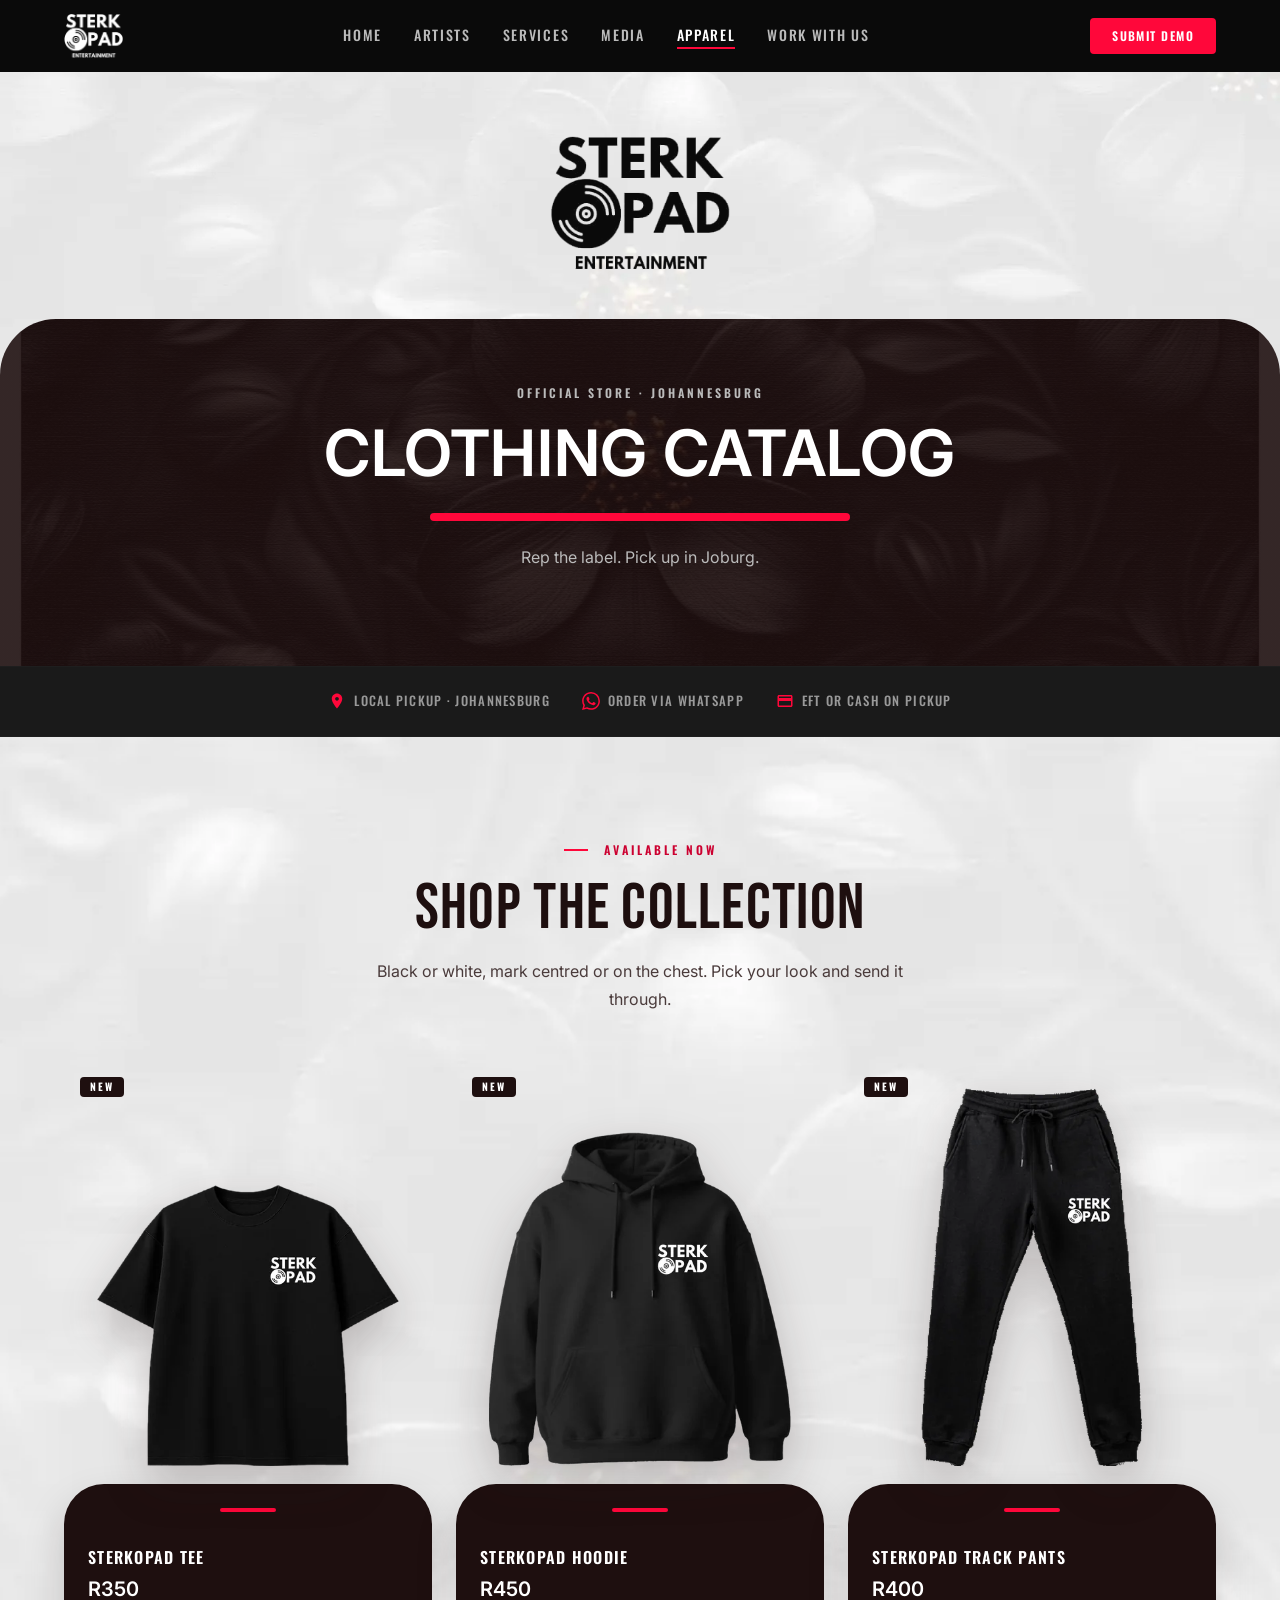
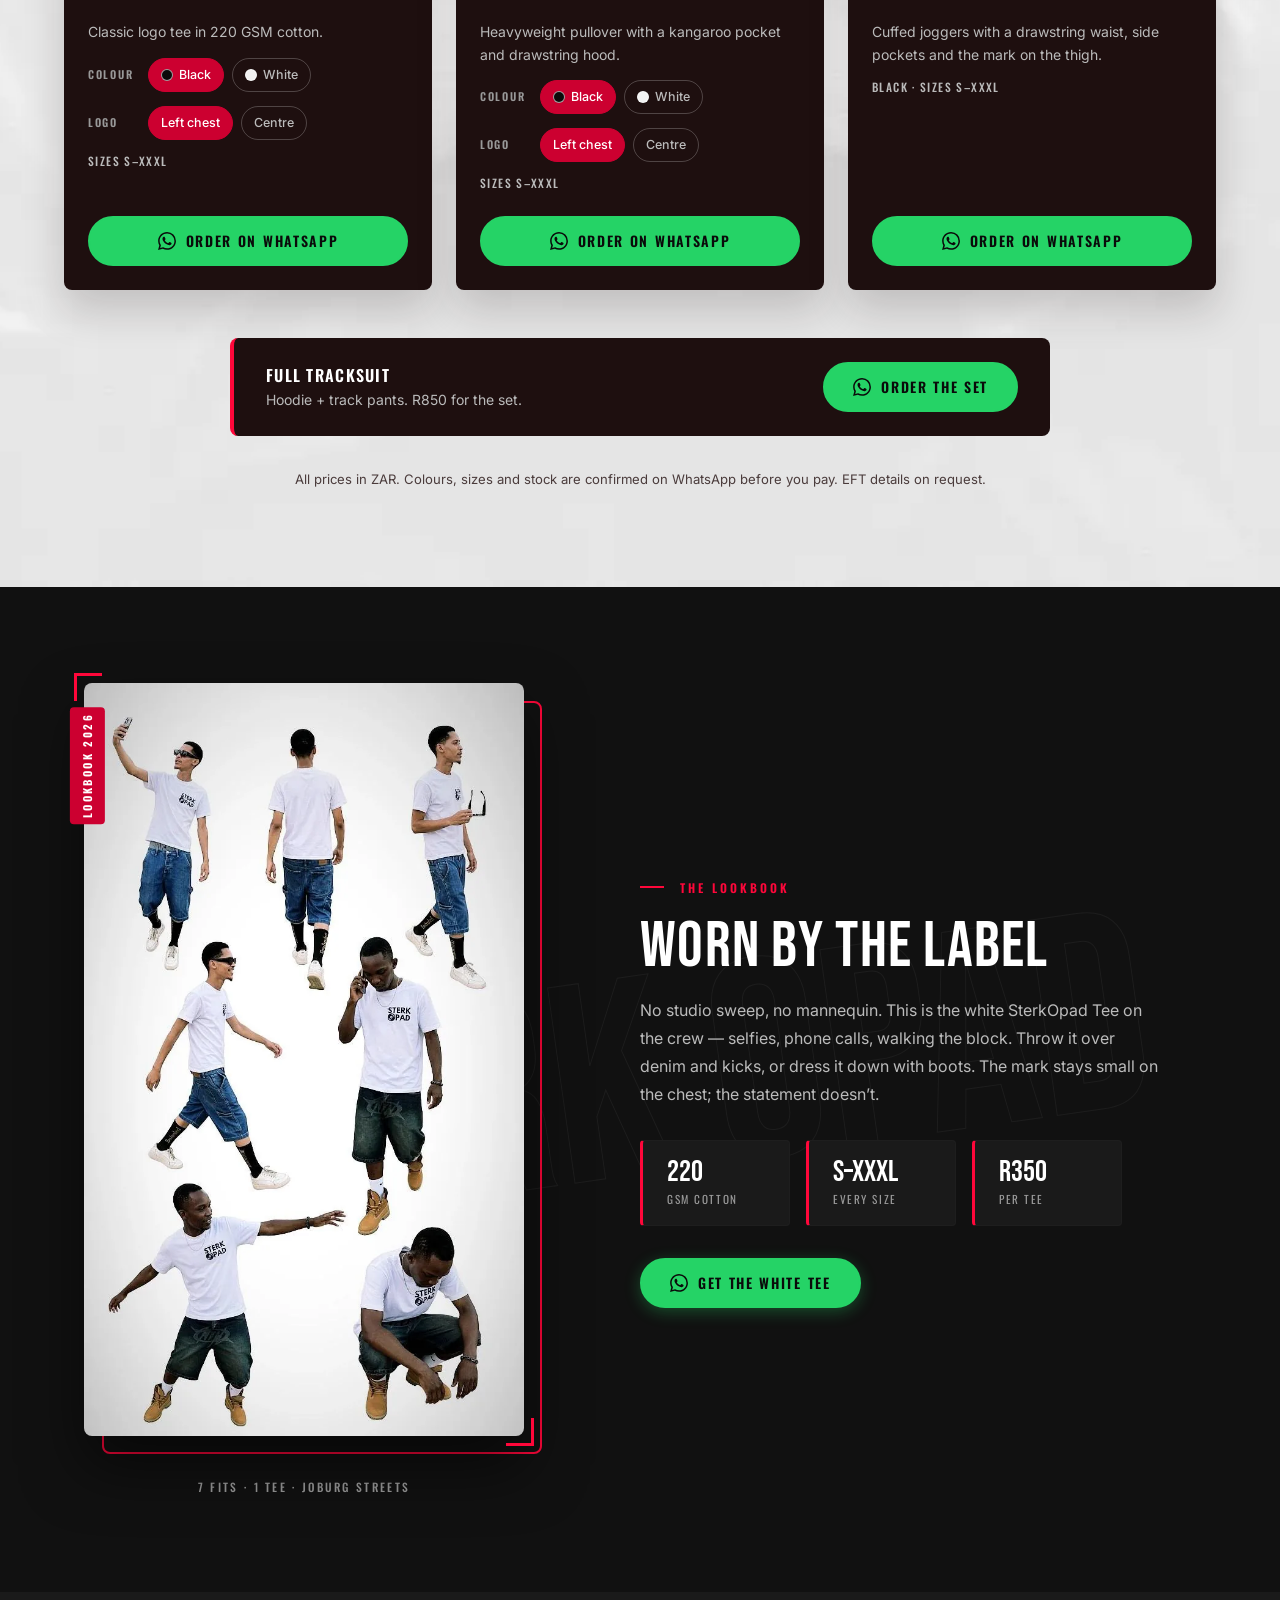
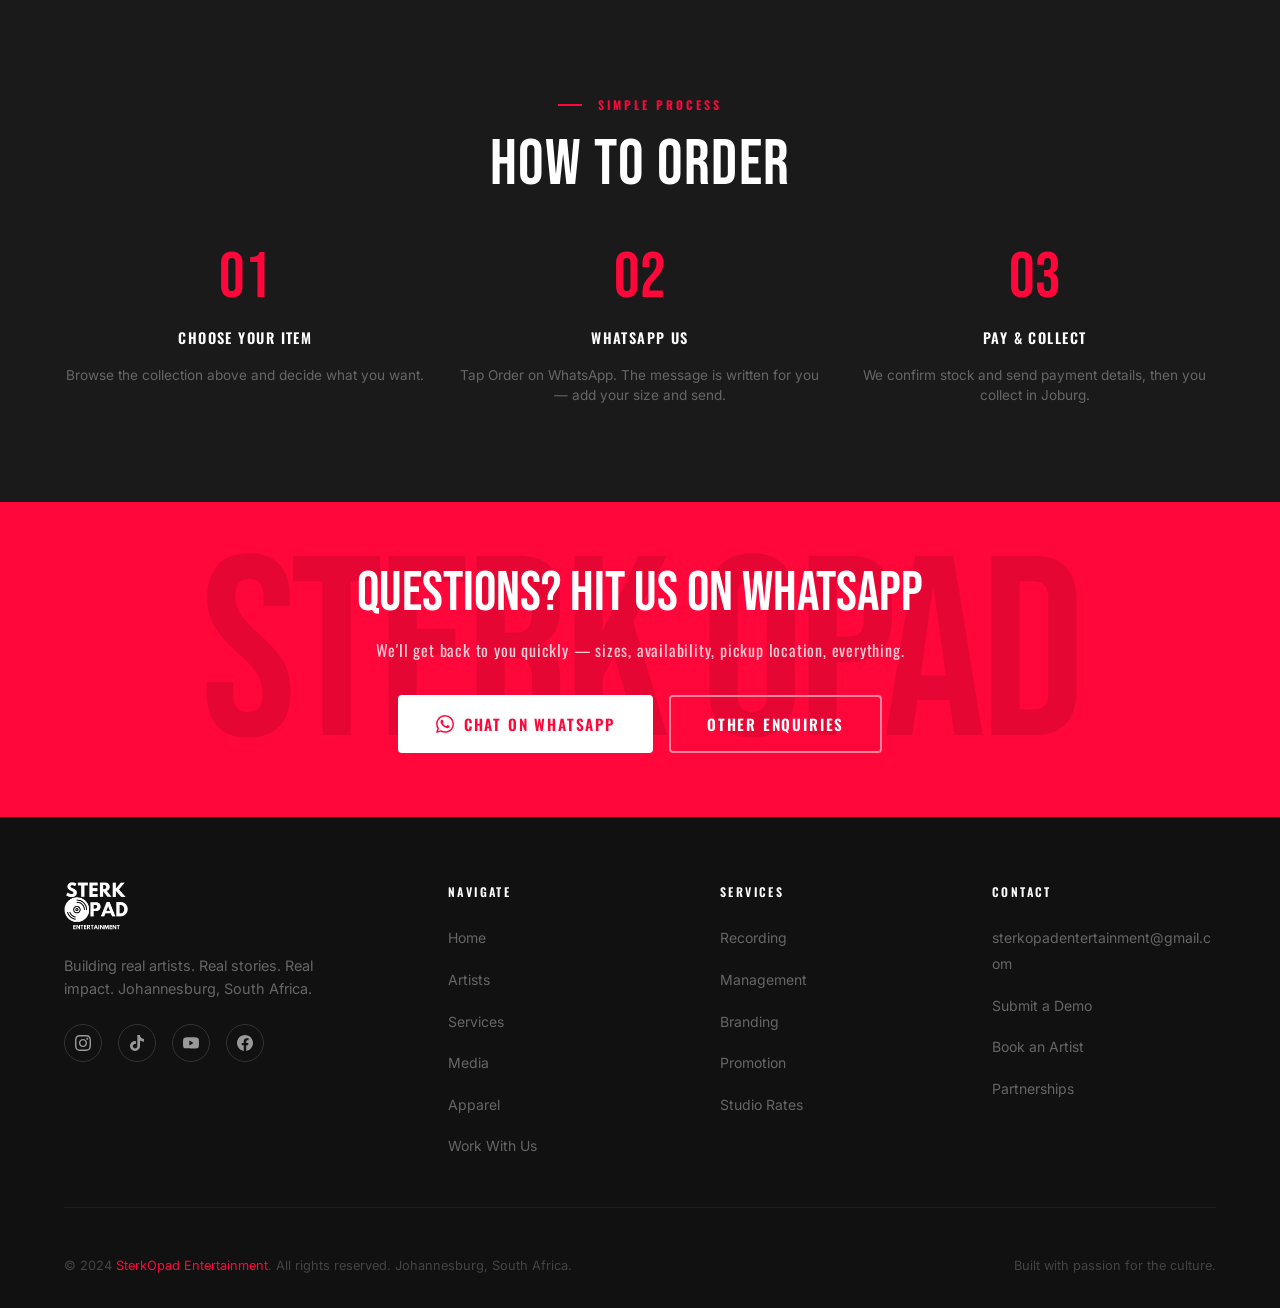
<file: apparel.html>
<!DOCTYPE html>
<html lang="en">
<head>
  <meta charset="UTF-8" />
  <meta name="viewport" content="width=device-width, initial-scale=1.0" />
  <title>Apparel — SterkOpad Entertainment</title>
  <meta name="description" content="Official SterkOpad Entertainment merchandise. Order via WhatsApp. Local pickup in Johannesburg." />

  <link rel="preconnect" href="https://fonts.googleapis.com" />
  <link rel="preconnect" href="https://fonts.gstatic.com" crossorigin />
  <link href="https://fonts.googleapis.com/css2?family=Bebas+Neue&family=Oswald:wght@300;400;500;600;700&family=Inter:wght@300;400;500;600&display=swap" rel="stylesheet" />

  <link rel="stylesheet" href="css/style.css?v=20261103e" />
  <link rel="icon" type="image/png" sizes="32x32" href="images/favicon-32.png" />
  <link rel="apple-touch-icon" sizes="180x180" href="images/apple-touch-icon.png" />
</head>
<body>

  <!-- NAVIGATION -->
  <nav class="nav" role="navigation" aria-label="Main navigation">
    <div class="nav__inner">
      <a href="index.html" class="nav__logo" aria-label="SterkOpad Entertainment — Home">
        <img src="images/logo.png" alt="SterkOpad Entertainment" width="59" height="44" />
      </a>
      <ul class="nav__links" role="list">
        <li><a href="index.html">Home</a></li>
        <li><a href="artists.html">Artists</a></li>
        <li><a href="services.html">Services</a></li>
        <li><a href="media.html">Media</a></li>
        <li><a href="apparel.html" class="active">Apparel</a></li>
        <li><a href="contact.html">Work With Us</a></li>
      </ul>
      <div class="nav__cta">
        <a href="contact.html#demo" class="btn btn--primary btn--sm">Submit Demo</a>
      </div>
      <button class="nav__hamburger" aria-label="Open menu" aria-expanded="false">
        <span></span><span></span><span></span>
      </button>
    </div>
  </nav>

  <nav class="nav__mobile" aria-label="Mobile navigation">
    <a href="index.html">Home</a>
    <a href="artists.html">Artists</a>
    <a href="services.html">Services</a>
    <a href="media.html">Media</a>
    <a href="apparel.html">Apparel</a>
    <a href="contact.html">Work With Us</a>
    <a href="contact.html#demo" class="btn btn--primary" style="margin-top:16px">Submit Demo</a>
  </nav>

  <!-- HERO — the cover of "STERK OPAD CATALOG.pdf" (Nov 2026): the dark mark on
       the pale floral, over a brown panel with a rule (red here, steel blue in the PDF). -->
  <section class="catalog-hero" aria-label="Apparel page hero">
    <div class="catalog-hero__top">
      <img class="catalog-hero__logo" src="images/logo-dark.png" alt="" aria-hidden="true" width="244" height="183" />
    </div>
    <div class="catalog-hero__panel">
      <p class="catalog-hero__eyebrow animate-in">Official Store &middot; Johannesburg</p>
      <h1 class="catalog-hero__title animate-in">Clothing Catalog</h1>
      <span class="catalog-hero__rule animate-in animate-in--delay-1" aria-hidden="true"></span>
      <p class="catalog-hero__subtitle animate-in animate-in--delay-1">
        Rep the label. Pick up in Joburg.
      </p>
    </div>
  </section>

  <!-- INFO BAR -->
  <div class="info-bar" aria-label="Ordering information">
    <div class="container">
      <div class="info-bar__items">
        <span class="info-bar__item">
          <svg viewBox="0 0 24 24" aria-hidden="true"><path d="M12 2C8.13 2 5 5.13 5 9c0 5.25 7 13 7 13s7-7.75 7-13c0-3.87-3.13-7-7-7zm0 9.5c-1.38 0-2.5-1.12-2.5-2.5s1.12-2.5 2.5-2.5 2.5 1.12 2.5 2.5-1.12 2.5-2.5 2.5z"/></svg>
          Local pickup · Johannesburg
        </span>
        <span class="info-bar__item">
          <svg viewBox="0 0 24 24" aria-hidden="true"><path d="M17.472 14.382c-.297-.149-1.758-.867-2.03-.967-.273-.099-.471-.148-.67.15-.197.297-.767.966-.94 1.164-.173.199-.347.223-.644.075-.297-.15-1.255-.463-2.39-1.475-.883-.788-1.48-1.761-1.653-2.059-.173-.297-.018-.458.13-.606.134-.133.298-.347.446-.52.149-.174.198-.298.298-.497.099-.198.05-.371-.025-.52-.075-.149-.669-1.612-.916-2.207-.242-.579-.487-.5-.669-.51-.173-.008-.371-.01-.57-.01-.198 0-.52.074-.792.372-.272.297-1.04 1.016-1.04 2.479 0 1.462 1.065 2.875 1.213 3.074.149.198 2.096 3.2 5.077 4.487.709.306 1.262.489 1.694.625.712.227 1.36.195 1.871.118.571-.085 1.758-.719 2.006-1.413.248-.694.248-1.289.173-1.413-.074-.124-.272-.198-.57-.347m-5.421 7.403h-.004a9.87 9.87 0 01-5.031-1.378l-.361-.214-3.741.982.998-3.648-.235-.374a9.86 9.86 0 01-1.51-5.26c.001-5.45 4.436-9.884 9.888-9.884 2.64 0 5.122 1.03 6.988 2.898a9.825 9.825 0 012.893 6.994c-.003 5.45-4.437 9.884-9.885 9.884m8.413-18.297A11.815 11.815 0 0012.05 0C5.495 0 .16 5.335.157 11.892c0 2.096.547 4.142 1.588 5.945L.057 24l6.305-1.654a11.882 11.882 0 005.683 1.448h.005c6.554 0 11.89-5.335 11.893-11.893a11.821 11.821 0 00-3.48-8.413z"/></svg>
          Order via WhatsApp
        </span>
        <span class="info-bar__item">
          <svg viewBox="0 0 24 24" aria-hidden="true"><path d="M20 4H4c-1.11 0-1.99.89-1.99 2L2 18c0 1.11.89 2 2 2h16c1.11 0 2-.89 2-2V6c0-1.11-.89-2-2-2zm0 14H4v-6h16v6zm0-10H4V6h16v2z"/></svg>
          EFT or cash on pickup
        </span>
      </div>
    </div>
  </div>

  <!-- PRODUCTS GRID — the range in "STERK OPAD CATALOG.pdf" (Nov 2026): tee and
       hoodie in black or white, each with the mark centred or on the left
       chest, plus black track pants. Photos are cut out of the PDF by
       tools/prep-catalog.py and float on the same floral texture.

       The catalogue carries no prices. These are the July 2026 list from the
       label, updated 3 Nov 2026: tee R350, hoodie R450, track pants R400,
       full tracksuit R850. The cap (R180) is not in the new catalogue.

       Colour / print pickers are plain radios. main.js swaps the photo, alt
       text and WhatsApp message on change; without it the default photo shows
       and the message asks for colour, print and size. -->
  <section class="section catalog" aria-label="Apparel products">
    <div class="container">
      <div class="section-header section-header--center animate-in">
        <div class="section-header__eyebrow">
          <span>Available Now</span>
        </div>
        <h2 class="section-header__title">Shop The Collection</h2>
        <p class="section-header__subtitle">
          Black or white, mark centred or on the chest. Pick your look and send it through.
        </p>
      </div>

      <div class="merch-grid animate-in animate-in--delay-1">

        <article class="merch-card" data-merch="tee" data-name="SterkOpad Tee" data-price="R350">
          <div class="merch-card__media">
            <span class="merch-card__badge">New</span>
            <img class="merch-card__photo" src="images/merch/tee-black-left.webp?v=20261103"
                 alt="SterkOpad Tee in black with the logo on the left chest"
                 width="560" height="700" loading="lazy" decoding="async" />
          </div>
          <div class="merch-card__body">
            <h3 class="merch-card__name">SterkOpad Tee</h3>
            <p class="merch-card__price">R350</p>
            <p class="merch-card__desc">Classic logo tee in 220&nbsp;GSM cotton.</p>
            <fieldset class="merch-opt">
              <legend class="merch-opt__label">Colour</legend>
              <label class="merch-opt__chip"><input type="radio" name="tee-colour" value="black" checked /><span><i class="merch-opt__swatch merch-opt__swatch--black"></i>Black</span></label>
              <label class="merch-opt__chip"><input type="radio" name="tee-colour" value="white" /><span><i class="merch-opt__swatch merch-opt__swatch--white"></i>White</span></label>
            </fieldset>
            <fieldset class="merch-opt">
              <legend class="merch-opt__label">Logo</legend>
              <label class="merch-opt__chip"><input type="radio" name="tee-print" value="left" checked /><span>Left chest</span></label>
              <label class="merch-opt__chip"><input type="radio" name="tee-print" value="centre" /><span>Centre</span></label>
            </fieldset>
            <p class="merch-card__meta">Sizes S&ndash;XXXL</p>
            <a class="merch-card__cta btn btn--whatsapp"
               href="https://wa.me/27605234596?text=Hi%20SterkOpad%2C%20I%27d%20like%20to%20order%20the%20SterkOpad%20Tee%20%28R350%29.%20Colour%2C%20logo%20position%20and%20size%3A%20"
               target="_blank" rel="noopener noreferrer">
              <svg viewBox="0 0 24 24" aria-hidden="true"><path d="M17.472 14.382c-.297-.149-1.758-.867-2.03-.967-.273-.099-.471-.148-.67.15-.197.297-.767.966-.94 1.164-.173.199-.347.223-.644.075-.297-.15-1.255-.463-2.39-1.475-.883-.788-1.48-1.761-1.653-2.059-.173-.297-.018-.458.13-.606.134-.133.298-.347.446-.52.149-.174.198-.298.298-.497.099-.198.05-.371-.025-.52-.075-.149-.669-1.612-.916-2.207-.242-.579-.487-.5-.669-.51-.173-.008-.371-.01-.57-.01-.198 0-.52.074-.792.372-.272.297-1.04 1.016-1.04 2.479 0 1.462 1.065 2.875 1.213 3.074.149.198 2.096 3.2 5.077 4.487.709.306 1.262.489 1.694.625.712.227 1.36.195 1.871.118.571-.085 1.758-.719 2.006-1.413.248-.694.248-1.289.173-1.413-.074-.124-.272-.198-.57-.347m-5.421 7.403h-.004a9.87 9.87 0 01-5.031-1.378l-.361-.214-3.741.982.998-3.648-.235-.374a9.86 9.86 0 01-1.51-5.26c.001-5.45 4.436-9.884 9.888-9.884 2.64 0 5.122 1.03 6.988 2.898a9.825 9.825 0 012.893 6.994c-.003 5.45-4.437 9.884-9.885 9.884m8.413-18.297A11.815 11.815 0 0012.05 0C5.495 0 .16 5.335.157 11.892c0 2.096.547 4.142 1.588 5.945L.057 24l6.305-1.654a11.882 11.882 0 005.683 1.448h.005c6.554 0 11.89-5.335 11.893-11.893a11.821 11.821 0 00-3.48-8.413z"/></svg>
              Order on WhatsApp
            </a>
          </div>
        </article>

        <article class="merch-card" data-merch="hoodie" data-name="SterkOpad Hoodie" data-price="R450">
          <div class="merch-card__media">
            <span class="merch-card__badge">New</span>
            <img class="merch-card__photo" src="images/merch/hoodie-black-left.webp?v=20261103"
                 alt="SterkOpad Hoodie in black with the logo on the left chest"
                 width="560" height="700" loading="lazy" decoding="async" />
          </div>
          <div class="merch-card__body">
            <h3 class="merch-card__name">SterkOpad Hoodie</h3>
            <p class="merch-card__price">R450</p>
            <p class="merch-card__desc">Heavyweight pullover with a kangaroo pocket and drawstring hood.</p>
            <fieldset class="merch-opt">
              <legend class="merch-opt__label">Colour</legend>
              <label class="merch-opt__chip"><input type="radio" name="hoodie-colour" value="black" checked /><span><i class="merch-opt__swatch merch-opt__swatch--black"></i>Black</span></label>
              <label class="merch-opt__chip"><input type="radio" name="hoodie-colour" value="white" /><span><i class="merch-opt__swatch merch-opt__swatch--white"></i>White</span></label>
            </fieldset>
            <fieldset class="merch-opt">
              <legend class="merch-opt__label">Logo</legend>
              <label class="merch-opt__chip"><input type="radio" name="hoodie-print" value="left" checked /><span>Left chest</span></label>
              <label class="merch-opt__chip"><input type="radio" name="hoodie-print" value="centre" /><span>Centre</span></label>
            </fieldset>
            <p class="merch-card__meta">Sizes S&ndash;XXXL</p>
            <a class="merch-card__cta btn btn--whatsapp"
               href="https://wa.me/27605234596?text=Hi%20SterkOpad%2C%20I%27d%20like%20to%20order%20the%20SterkOpad%20Hoodie%20%28R450%29.%20Colour%2C%20logo%20position%20and%20size%3A%20"
               target="_blank" rel="noopener noreferrer">
              <svg viewBox="0 0 24 24" aria-hidden="true"><path d="M17.472 14.382c-.297-.149-1.758-.867-2.03-.967-.273-.099-.471-.148-.67.15-.197.297-.767.966-.94 1.164-.173.199-.347.223-.644.075-.297-.15-1.255-.463-2.39-1.475-.883-.788-1.48-1.761-1.653-2.059-.173-.297-.018-.458.13-.606.134-.133.298-.347.446-.52.149-.174.198-.298.298-.497.099-.198.05-.371-.025-.52-.075-.149-.669-1.612-.916-2.207-.242-.579-.487-.5-.669-.51-.173-.008-.371-.01-.57-.01-.198 0-.52.074-.792.372-.272.297-1.04 1.016-1.04 2.479 0 1.462 1.065 2.875 1.213 3.074.149.198 2.096 3.2 5.077 4.487.709.306 1.262.489 1.694.625.712.227 1.36.195 1.871.118.571-.085 1.758-.719 2.006-1.413.248-.694.248-1.289.173-1.413-.074-.124-.272-.198-.57-.347m-5.421 7.403h-.004a9.87 9.87 0 01-5.031-1.378l-.361-.214-3.741.982.998-3.648-.235-.374a9.86 9.86 0 01-1.51-5.26c.001-5.45 4.436-9.884 9.888-9.884 2.64 0 5.122 1.03 6.988 2.898a9.825 9.825 0 012.893 6.994c-.003 5.45-4.437 9.884-9.885 9.884m8.413-18.297A11.815 11.815 0 0012.05 0C5.495 0 .16 5.335.157 11.892c0 2.096.547 4.142 1.588 5.945L.057 24l6.305-1.654a11.882 11.882 0 005.683 1.448h.005c6.554 0 11.89-5.335 11.893-11.893a11.821 11.821 0 00-3.48-8.413z"/></svg>
              Order on WhatsApp
            </a>
          </div>
        </article>

        <article class="merch-card" data-merch="trackpants" data-name="SterkOpad Track Pants" data-price="R400">
          <div class="merch-card__media">
            <span class="merch-card__badge">New</span>
            <img class="merch-card__photo" src="images/merch/trackpants-black.webp?v=20261103"
                 alt="SterkOpad Track Pants in black with the logo on the left thigh"
                 width="560" height="700" loading="lazy" decoding="async" />
          </div>
          <div class="merch-card__body">
            <h3 class="merch-card__name">SterkOpad Track Pants</h3>
            <p class="merch-card__price">R400</p>
            <p class="merch-card__desc">Cuffed joggers with a drawstring waist, side pockets and the mark on the thigh.</p>
            <p class="merch-card__meta">Black &middot; Sizes S&ndash;XXXL</p>
            <a class="merch-card__cta btn btn--whatsapp"
               href="https://wa.me/27605234596?text=Hi%20SterkOpad%2C%20I%27d%20like%20to%20order%20the%20SterkOpad%20Track%20Pants%20%28R400%29.%20Size%3A%20"
               target="_blank" rel="noopener noreferrer">
              <svg viewBox="0 0 24 24" aria-hidden="true"><path d="M17.472 14.382c-.297-.149-1.758-.867-2.03-.967-.273-.099-.471-.148-.67.15-.197.297-.767.966-.94 1.164-.173.199-.347.223-.644.075-.297-.15-1.255-.463-2.39-1.475-.883-.788-1.48-1.761-1.653-2.059-.173-.297-.018-.458.13-.606.134-.133.298-.347.446-.52.149-.174.198-.298.298-.497.099-.198.05-.371-.025-.52-.075-.149-.669-1.612-.916-2.207-.242-.579-.487-.5-.669-.51-.173-.008-.371-.01-.57-.01-.198 0-.52.074-.792.372-.272.297-1.04 1.016-1.04 2.479 0 1.462 1.065 2.875 1.213 3.074.149.198 2.096 3.2 5.077 4.487.709.306 1.262.489 1.694.625.712.227 1.36.195 1.871.118.571-.085 1.758-.719 2.006-1.413.248-.694.248-1.289.173-1.413-.074-.124-.272-.198-.57-.347m-5.421 7.403h-.004a9.87 9.87 0 01-5.031-1.378l-.361-.214-3.741.982.998-3.648-.235-.374a9.86 9.86 0 01-1.51-5.26c.001-5.45 4.436-9.884 9.888-9.884 2.64 0 5.122 1.03 6.988 2.898a9.825 9.825 0 012.893 6.994c-.003 5.45-4.437 9.884-9.885 9.884m8.413-18.297A11.815 11.815 0 0012.05 0C5.495 0 .16 5.335.157 11.892c0 2.096.547 4.142 1.588 5.945L.057 24l6.305-1.654a11.882 11.882 0 005.683 1.448h.005c6.554 0 11.89-5.335 11.893-11.893a11.821 11.821 0 00-3.48-8.413z"/></svg>
              Order on WhatsApp
            </a>
          </div>
        </article>

      </div>

      <!-- Full tracksuit = hoodie + track pants. R850, set by the label 3 Nov 2026. -->
      <div class="merch-bundle animate-in animate-in--delay-2">
        <div class="merch-bundle__text">
          <p class="merch-bundle__title">Full Tracksuit</p>
          <p class="merch-bundle__desc">Hoodie + track pants. R850 for the set.</p>
        </div>
        <a class="btn btn--whatsapp merch-bundle__cta"
           href="https://wa.me/27605234596?text=Hi%20SterkOpad%2C%20I%27d%20like%20to%20order%20the%20Full%20Tracksuit%20%28hoodie%20%2B%20track%20pants%2C%20R850%29.%20Hoodie%20colour%2C%20logo%20position%20and%20size%3A%20"
           target="_blank" rel="noopener noreferrer">
          <svg viewBox="0 0 24 24" aria-hidden="true"><path d="M17.472 14.382c-.297-.149-1.758-.867-2.03-.967-.273-.099-.471-.148-.67.15-.197.297-.767.966-.94 1.164-.173.199-.347.223-.644.075-.297-.15-1.255-.463-2.39-1.475-.883-.788-1.48-1.761-1.653-2.059-.173-.297-.018-.458.13-.606.134-.133.298-.347.446-.52.149-.174.198-.298.298-.497.099-.198.05-.371-.025-.52-.075-.149-.669-1.612-.916-2.207-.242-.579-.487-.5-.669-.51-.173-.008-.371-.01-.57-.01-.198 0-.52.074-.792.372-.272.297-1.04 1.016-1.04 2.479 0 1.462 1.065 2.875 1.213 3.074.149.198 2.096 3.2 5.077 4.487.709.306 1.262.489 1.694.625.712.227 1.36.195 1.871.118.571-.085 1.758-.719 2.006-1.413.248-.694.248-1.289.173-1.413-.074-.124-.272-.198-.57-.347m-5.421 7.403h-.004a9.87 9.87 0 01-5.031-1.378l-.361-.214-3.741.982.998-3.648-.235-.374a9.86 9.86 0 01-1.51-5.26c.001-5.45 4.436-9.884 9.888-9.884 2.64 0 5.122 1.03 6.988 2.898a9.825 9.825 0 012.893 6.994c-.003 5.45-4.437 9.884-9.885 9.884m8.413-18.297A11.815 11.815 0 0012.05 0C5.495 0 .16 5.335.157 11.892c0 2.096.547 4.142 1.588 5.945L.057 24l6.305-1.654a11.882 11.882 0 005.683 1.448h.005c6.554 0 11.89-5.335 11.893-11.893a11.821 11.821 0 00-3.48-8.413z"/></svg>
          Order The Set
        </a>
      </div>

      <p class="merch-note animate-in animate-in--delay-2">
        All prices in ZAR. Colours, sizes and stock are confirmed on WhatsApp before you pay.
        EFT details on request.
      </p>
    </div>
  </section>

  <!-- LOOKBOOK — the white tee on the crew. Source: "Sterk Opad Apperal Update.jpeg",
       converted as-is to images/merch/lookbook-white-tee.webp (720x1232). -->
  <section class="section section--deep lookbook" aria-label="Apparel lookbook">
    <span class="lookbook__ghost" aria-hidden="true">Sterk Opad</span>
    <div class="container lookbook__inner">

      <figure class="lookbook__frame animate-in">
        <div class="lookbook__print">
          <span class="lookbook__tag" aria-hidden="true">Lookbook 2026</span>
          <img class="lookbook__photo" src="images/merch/lookbook-white-tee.webp"
               alt="Two members of the SterkOpad crew in the white SterkOpad tee, shown in seven poses: walking, taking a selfie, on a phone call and crouching, worn with denim shorts and sneakers or boots"
               width="720" height="1232" loading="lazy" decoding="async" />
        </div>
        <figcaption class="lookbook__caption">7 fits &middot; 1 tee &middot; Joburg streets</figcaption>
      </figure>

      <div class="lookbook__copy animate-in animate-in--delay-1">
        <div class="section-header__eyebrow">
          <span>The Lookbook</span>
        </div>
        <h2 class="section-header__title">Worn By The Label</h2>
        <p class="lookbook__lead">
          No studio sweep, no mannequin. This is the white SterkOpad Tee on the crew &mdash;
          selfies, phone calls, walking the block. Throw it over denim and kicks, or
          dress it down with boots. The mark stays small on the chest; the statement doesn&rsquo;t.
        </p>

        <ul class="lookbook__specs" role="list">
          <li><strong>220</strong><span>GSM cotton</span></li>
          <li><strong>S&ndash;XXXL</strong><span>Every size</span></li>
          <li><strong>R350</strong><span>Per tee</span></li>
        </ul>

        <a class="btn btn--whatsapp lookbook__cta"
           href="https://wa.me/27605234596?text=Hi%20SterkOpad%2C%20I%20saw%20the%20lookbook%20and%20I%27d%20like%20to%20order%20the%20White%20SterkOpad%20Tee%20%28R350%29.%20Size%3A%20"
           target="_blank" rel="noopener noreferrer">
          <svg viewBox="0 0 24 24" aria-hidden="true"><path d="M17.472 14.382c-.297-.149-1.758-.867-2.03-.967-.273-.099-.471-.148-.67.15-.197.297-.767.966-.94 1.164-.173.199-.347.223-.644.075-.297-.15-1.255-.463-2.39-1.475-.883-.788-1.48-1.761-1.653-2.059-.173-.297-.018-.458.13-.606.134-.133.298-.347.446-.52.149-.174.198-.298.298-.497.099-.198.05-.371-.025-.52-.075-.149-.669-1.612-.916-2.207-.242-.579-.487-.5-.669-.51-.173-.008-.371-.01-.57-.01-.198 0-.52.074-.792.372-.272.297-1.04 1.016-1.04 2.479 0 1.462 1.065 2.875 1.213 3.074.149.198 2.096 3.2 5.077 4.487.709.306 1.262.489 1.694.625.712.227 1.36.195 1.871.118.571-.085 1.758-.719 2.006-1.413.248-.694.248-1.289.173-1.413-.074-.124-.272-.198-.57-.347m-5.421 7.403h-.004a9.87 9.87 0 01-5.031-1.378l-.361-.214-3.741.982.998-3.648-.235-.374a9.86 9.86 0 01-1.51-5.26c.001-5.45 4.436-9.884 9.888-9.884 2.64 0 5.122 1.03 6.988 2.898a9.825 9.825 0 012.893 6.994c-.003 5.45-4.437 9.884-9.885 9.884m8.413-18.297A11.815 11.815 0 0012.05 0C5.495 0 .16 5.335.157 11.892c0 2.096.547 4.142 1.588 5.945L.057 24l6.305-1.654a11.882 11.882 0 005.683 1.448h.005c6.554 0 11.89-5.335 11.893-11.893a11.821 11.821 0 00-3.48-8.413z"/></svg>
          Get The White Tee
        </a>
      </div>

    </div>
  </section>

  <!-- HOW TO ORDER -->
  <section class="section section--mid" aria-label="How to order">
    <div class="container">
      <div class="section-header section-header--center animate-in">
        <div class="section-header__eyebrow">
          <span>Simple Process</span>
        </div>
        <h2 class="section-header__title">How To Order</h2>
      </div>

      <div class="order-steps animate-in animate-in--delay-1">

        <div class="order-step">
          <span class="order-step__num">01</span>
          <p class="order-step__title">Choose Your Item</p>
          <p class="order-step__desc">Browse the collection above and decide what you want.</p>
        </div>

        <div class="order-step">
          <span class="order-step__num">02</span>
          <p class="order-step__title">WhatsApp Us</p>
          <p class="order-step__desc">Tap Order on WhatsApp. The message is written for you &mdash; add your size and send.</p>
        </div>

        <div class="order-step">
          <span class="order-step__num">03</span>
          <p class="order-step__title">Pay &amp; Collect</p>
          <p class="order-step__desc">We confirm stock and send payment details, then you collect in Joburg.</p>
        </div>

      </div>
    </div>
  </section>

  <!-- CTA STRIP -->
  <section class="cta-strip" aria-label="WhatsApp CTA">
    <div class="container">
      <p class="cta-strip__title animate-in">Questions? Hit Us On WhatsApp</p>
      <p class="cta-strip__subtitle animate-in animate-in--delay-1">
        We'll get back to you quickly — sizes, availability, pickup location, everything.
      </p>
      <div class="cta-strip__actions animate-in animate-in--delay-2">
        <a href="https://wa.me/27605234596?text=Hi%20SterkOpad%2C%20I%20have%20a%20question%20about%20your%20merch."
           class="btn btn--primary btn--lg"
           target="_blank"
           rel="noopener noreferrer">
          <svg viewBox="0 0 24 24" aria-hidden="true"><path d="M17.472 14.382c-.297-.149-1.758-.867-2.03-.967-.273-.099-.471-.148-.67.15-.197.297-.767.966-.94 1.164-.173.199-.347.223-.644.075-.297-.15-1.255-.463-2.39-1.475-.883-.788-1.48-1.761-1.653-2.059-.173-.297-.018-.458.13-.606.134-.133.298-.347.446-.52.149-.174.198-.298.298-.497.099-.198.05-.371-.025-.52-.075-.149-.669-1.612-.916-2.207-.242-.579-.487-.5-.669-.51-.173-.008-.371-.01-.57-.01-.198 0-.52.074-.792.372-.272.297-1.04 1.016-1.04 2.479 0 1.462 1.065 2.875 1.213 3.074.149.198 2.096 3.2 5.077 4.487.709.306 1.262.489 1.694.625.712.227 1.36.195 1.871.118.571-.085 1.758-.719 2.006-1.413.248-.694.248-1.289.173-1.413-.074-.124-.272-.198-.57-.347m-5.421 7.403h-.004a9.87 9.87 0 01-5.031-1.378l-.361-.214-3.741.982.998-3.648-.235-.374a9.86 9.86 0 01-1.51-5.26c.001-5.45 4.436-9.884 9.888-9.884 2.64 0 5.122 1.03 6.988 2.898a9.825 9.825 0 012.893 6.994c-.003 5.45-4.437 9.884-9.885 9.884m8.413-18.297A11.815 11.815 0 0012.05 0C5.495 0 .16 5.335.157 11.892c0 2.096.547 4.142 1.588 5.945L.057 24l6.305-1.654a11.882 11.882 0 005.683 1.448h.005c6.554 0 11.89-5.335 11.893-11.893a11.821 11.821 0 00-3.48-8.413z"/></svg>
          Chat on WhatsApp
        </a>
        <a href="contact.html" class="btn btn--secondary btn--lg">Other Enquiries</a>
      </div>
    </div>
  </section>

  <!-- FOOTER -->
  <footer class="footer" role="contentinfo">
    <div class="container">
      <div class="footer__top">
        <div class="footer__brand">
          <img src="images/logo.png" alt="SterkOpad Entertainment" width="64" height="48" />
          <p class="footer__tagline">Building real artists. Real stories. Real impact. Johannesburg, South Africa.</p>
          <div class="footer__social">
            <a href="https://linktr.ee/SterkOpadEntertainment" aria-label="Instagram" target="_blank" rel="noopener noreferrer">
              <svg viewBox="0 0 24 24"><path d="M12 2.163c3.204 0 3.584.012 4.85.07 3.252.148 4.771 1.691 4.919 4.919.058 1.265.069 1.645.069 4.849 0 3.205-.012 3.584-.069 4.849-.149 3.225-1.664 4.771-4.919 4.919-1.266.058-1.644.07-4.85.07-3.204 0-3.584-.012-4.849-.07-3.26-.149-4.771-1.699-4.919-4.92-.058-1.265-.07-1.644-.07-4.849 0-3.204.013-3.583.07-4.849.149-3.227 1.664-4.771 4.919-4.919 1.266-.057 1.645-.069 4.849-.069zm0-2.163c-3.259 0-3.667.014-4.947.072-4.358.2-6.78 2.618-6.98 6.98-.059 1.281-.073 1.689-.073 4.948 0 3.259.014 3.668.072 4.948.2 4.358 2.618 6.78 6.98 6.98 1.281.058 1.689.072 4.948.072 3.259 0 3.668-.014 4.948-.072 4.354-.2 6.782-2.618 6.979-6.98.059-1.28.073-1.689.073-4.948 0-3.259-.014-3.667-.072-4.947-.196-4.354-2.617-6.78-6.979-6.98-1.281-.059-1.69-.073-4.949-.073zm0 5.838c-3.403 0-6.162 2.759-6.162 6.162s2.759 6.163 6.162 6.163 6.162-2.759 6.162-6.163c0-3.403-2.759-6.162-6.162-6.162zm0 10.162c-2.209 0-4-1.79-4-4 0-2.209 1.791-4 4-4s4 1.791 4 4c0 2.21-1.791 4-4 4zm6.406-11.845c-.796 0-1.441.645-1.441 1.44s.645 1.44 1.441 1.44c.795 0 1.439-.645 1.439-1.44s-.644-1.44-1.439-1.44z"/></svg>
            </a>
            <a href="https://linktr.ee/SterkOpadEntertainment" aria-label="TikTok" target="_blank" rel="noopener noreferrer">
              <svg viewBox="0 0 24 24"><path d="M12.525.02c1.31-.02 2.61-.01 3.91-.02.08 1.53.63 3.09 1.75 4.17 1.12 1.11 2.7 1.62 4.24 1.79v4.03c-1.44-.05-2.89-.35-4.2-.97-.57-.26-1.1-.59-1.62-.93-.01 2.92.01 5.84-.02 8.75-.08 1.4-.54 2.79-1.35 3.94-1.31 1.92-3.58 3.17-5.91 3.21-1.43.08-2.86-.31-4.08-1.03-2.02-1.19-3.44-3.37-3.65-5.71-.02-.5-.03-1-.01-1.49.18-1.9 1.12-3.72 2.58-4.96 1.66-1.44 3.98-2.13 6.15-1.72.02 1.48-.04 2.96-.04 4.44-.99-.32-2.15-.23-3.02.37-.63.41-1.11 1.04-1.36 1.75-.21.51-.15 1.07-.14 1.61.24 1.64 1.82 3.02 3.5 2.87 1.12-.01 2.19-.66 2.77-1.61.19-.33.4-.67.41-1.06.1-1.79.06-3.57.07-5.36.01-4.03-.01-8.05.02-12.07z"/></svg>
            </a>
            <a href="https://www.youtube.com/@sterkopadentertainment" aria-label="YouTube" target="_blank" rel="noopener noreferrer">
              <svg viewBox="0 0 24 24"><path d="M23.498 6.186a3.016 3.016 0 0 0-2.122-2.136C19.505 3.545 12 3.545 12 3.545s-7.505 0-9.377.505A3.017 3.017 0 0 0 .502 6.186C0 8.07 0 12 0 12s0 3.93.502 5.814a3.016 3.016 0 0 0 2.122 2.136c1.871.505 9.376.505 9.376.505s7.505 0 9.377-.505a3.015 3.015 0 0 0 2.122-2.136C24 15.93 24 12 24 12s0-3.93-.502-5.814zM9.545 15.568V8.432L15.818 12l-6.273 3.568z"/></svg>
            </a>
            <a href="https://linktr.ee/SterkOpadEntertainment" aria-label="Facebook" target="_blank" rel="noopener noreferrer">
              <svg viewBox="0 0 24 24"><path d="M24 12.073c0-6.627-5.373-12-12-12s-12 5.373-12 12c0 5.99 4.388 10.954 10.125 11.854v-8.385H7.078v-3.47h3.047V9.43c0-3.007 1.792-4.669 4.533-4.669 1.312 0 2.686.235 2.686.235v2.953H15.83c-1.491 0-1.956.925-1.956 1.874v2.25h3.328l-.532 3.47h-2.796v8.385C19.612 23.027 24 18.062 24 12.073z"/></svg>
            </a>
          </div>
        </div>

        <div>
          <p class="footer__col-title">Navigate</p>
          <ul class="footer__links">
            <li><a href="index.html">Home</a></li>
            <li><a href="artists.html">Artists</a></li>
            <li><a href="services.html">Services</a></li>
            <li><a href="media.html">Media</a></li>
            <li><a href="apparel.html">Apparel</a></li>
            <li><a href="contact.html">Work With Us</a></li>
          </ul>
        </div>

        <div>
          <p class="footer__col-title">Services</p>
          <ul class="footer__links">
            <li><a href="services.html#recording">Recording</a></li>
            <li><a href="services.html#management">Management</a></li>
            <li><a href="services.html#branding">Branding</a></li>
            <li><a href="services.html#promotion">Promotion</a></li>
            <li><a href="services.html#rates">Studio Rates</a></li>
          </ul>
        </div>

        <div>
          <p class="footer__col-title">Contact</p>
          <ul class="footer__links">
            <!-- Replace with actual contact details -->
            <li><a href="mailto:sterkopadentertainment@gmail.com">sterkopadentertainment@gmail.com</a></li>
            <li><a href="contact.html#demo">Submit a Demo</a></li>
            <li><a href="contact.html#booking">Book an Artist</a></li>
            <li><a href="contact.html#partnerships">Partnerships</a></li>
          </ul>
        </div>
      </div>

      <div class="footer__bottom">
        <p class="footer__copy">&copy; 2024 <span>SterkOpad Entertainment</span>. All rights reserved. Johannesburg, South Africa.</p>
        <p class="footer__copy">Built with passion for the culture.</p>
      </div>
    </div>
  </footer>


  <script src="js/main.js?v=20261103b"></script>
</body>
</html>
</file>
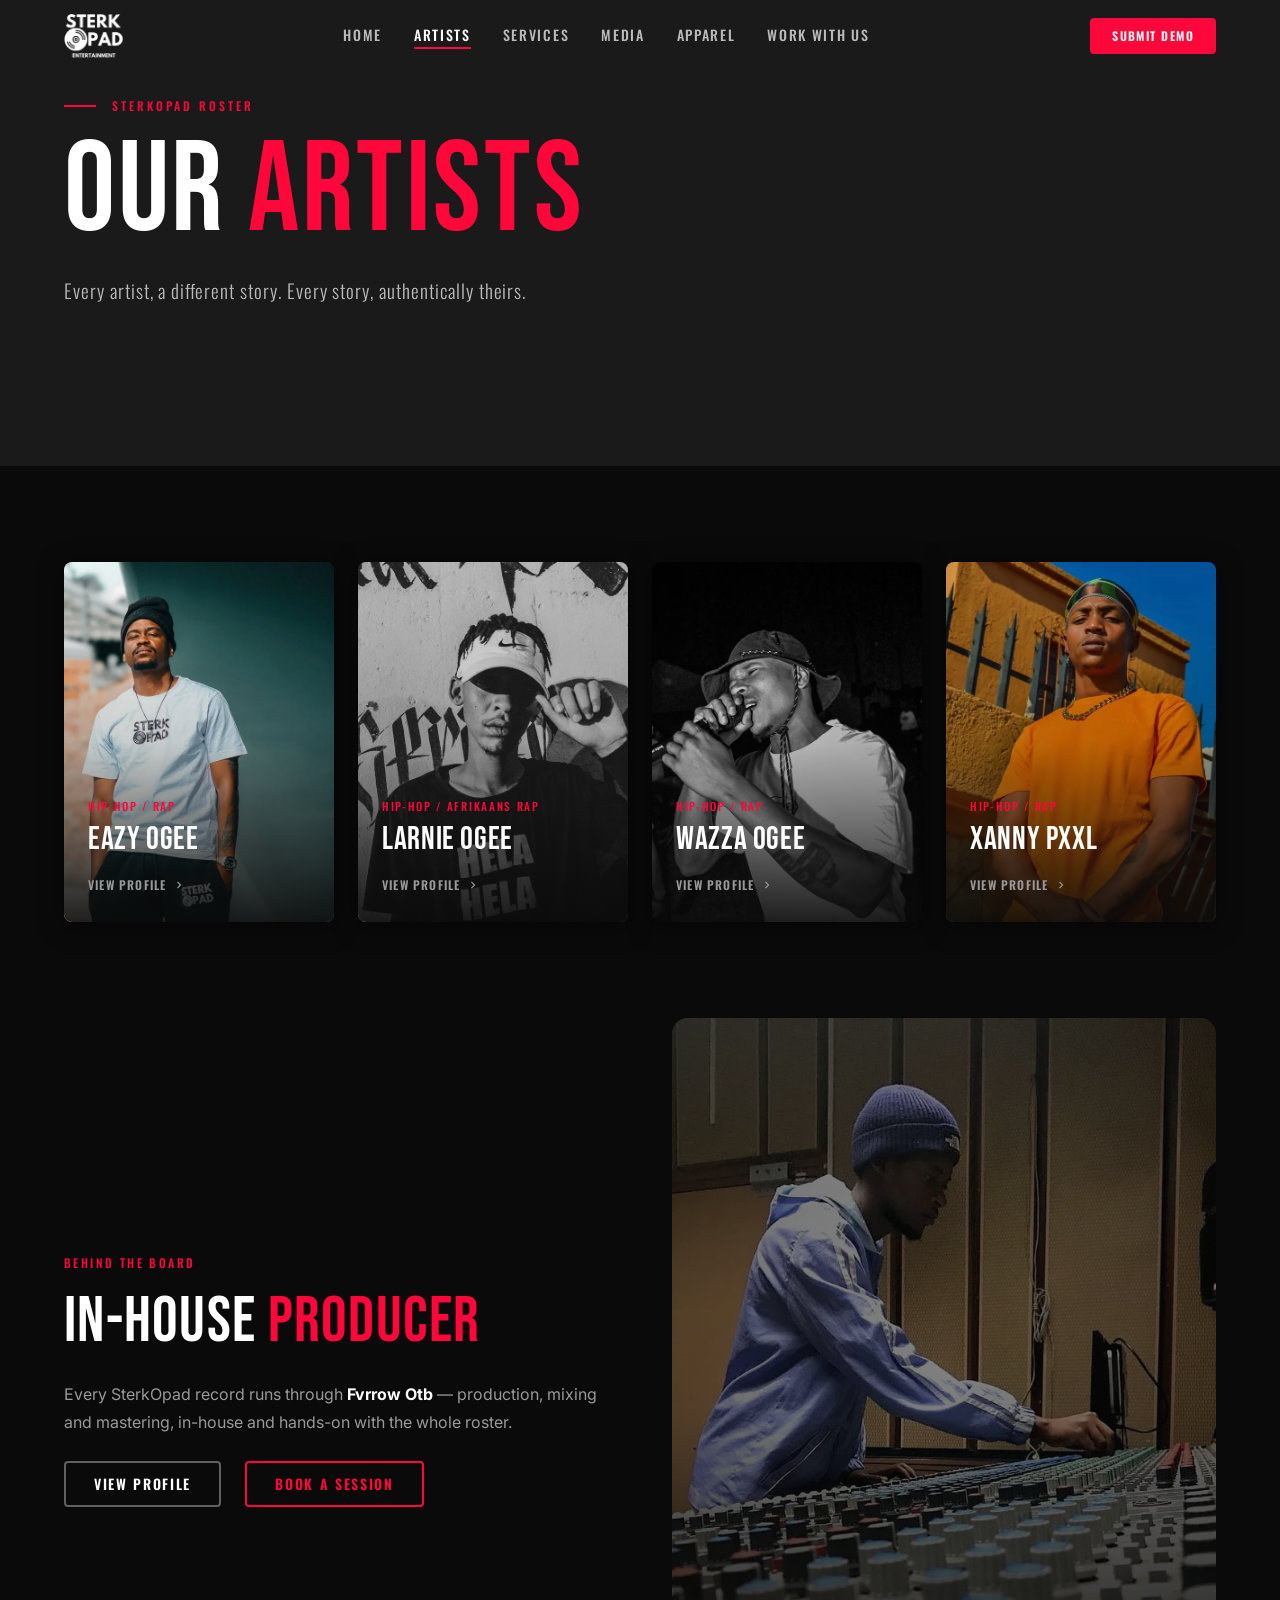
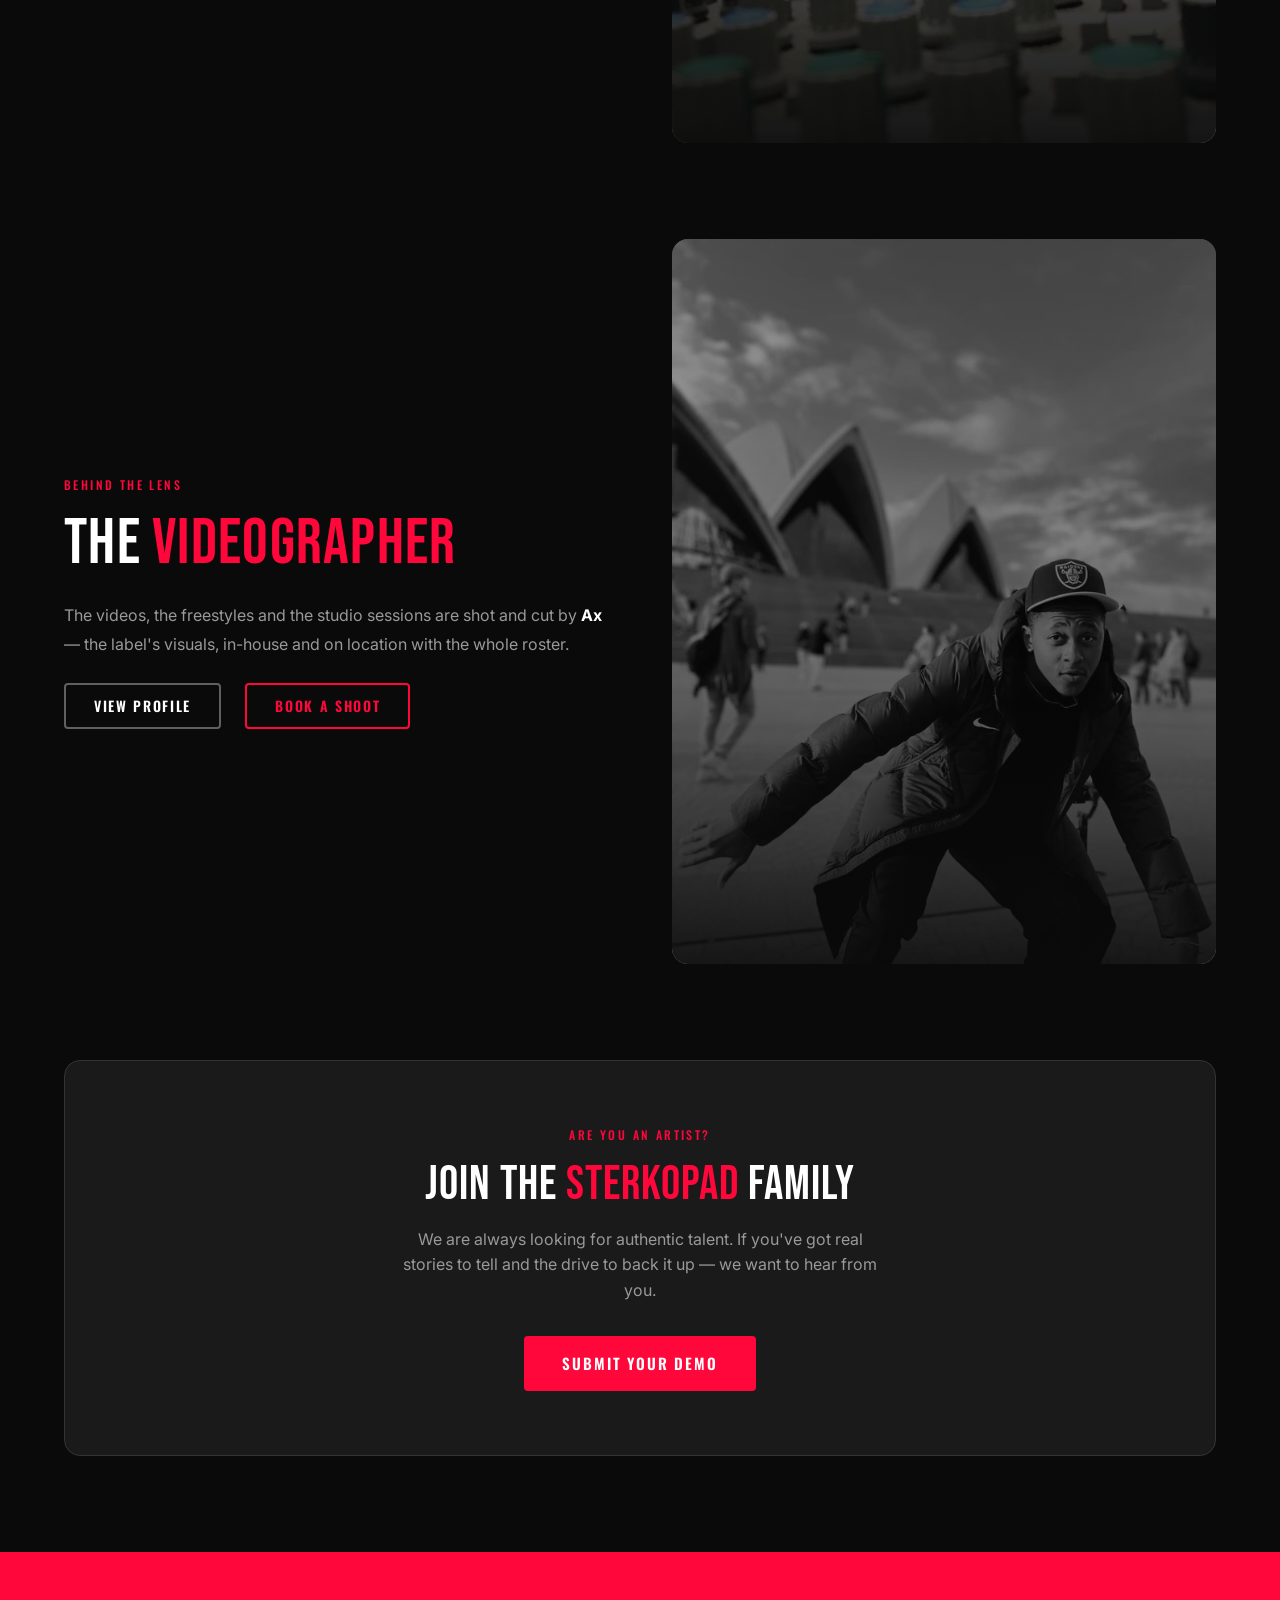
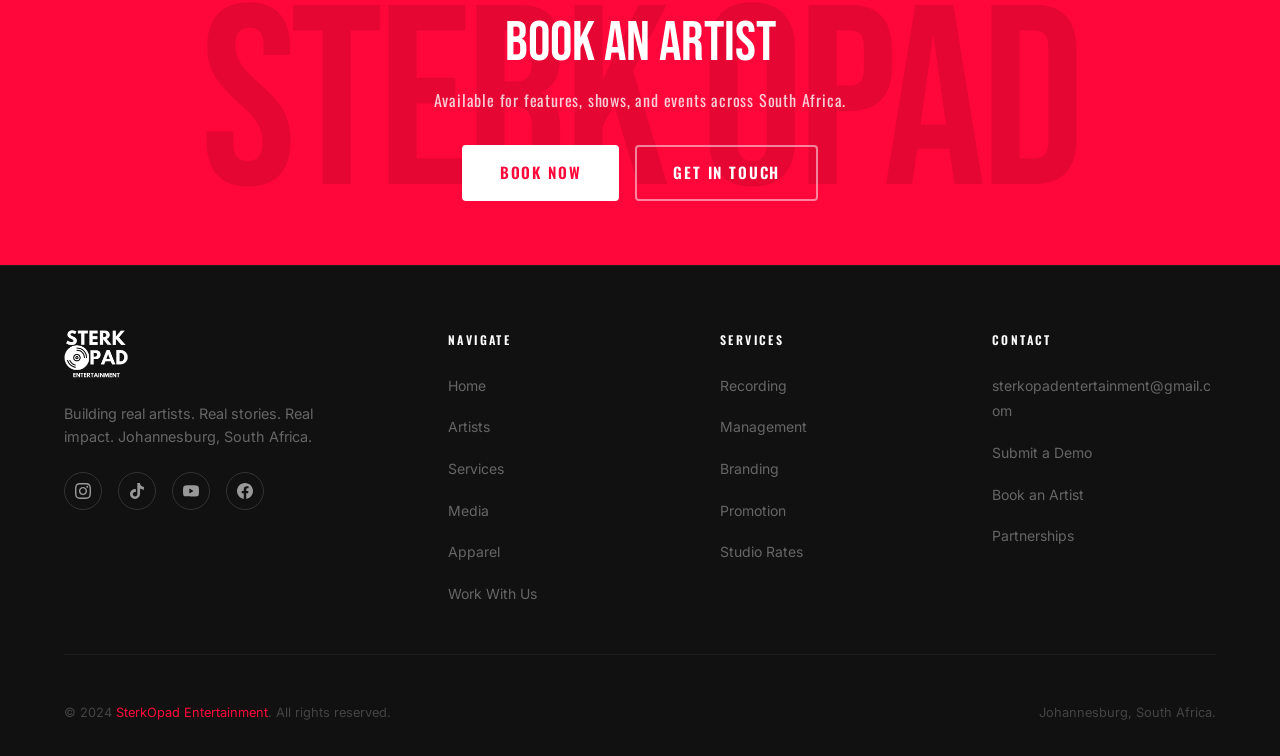
<file: artists.html>
<!DOCTYPE html>
<html lang="en">
<head>
  <meta charset="UTF-8" />
  <meta name="viewport" content="width=device-width, initial-scale=1.0" />
  <title>Artists — SterkOpad Entertainment</title>
  <meta name="description" content="Meet the artists of SterkOpad Entertainment. Authentic talent from Johannesburg — Eazy OGee, Larnie OGee, and more." />

  <link rel="preconnect" href="https://fonts.googleapis.com" />
  <link rel="preconnect" href="https://fonts.gstatic.com" crossorigin />
  <link href="https://fonts.googleapis.com/css2?family=Bebas+Neue&family=Oswald:wght@300;400;500;600;700&family=Inter:wght@300;400;500;600&display=swap" rel="stylesheet" />

  <link rel="stylesheet" href="css/style.css?v=20261103e" />
  <link rel="icon" type="image/png" sizes="32x32" href="images/favicon-32.png" />
  <link rel="apple-touch-icon" sizes="180x180" href="images/apple-touch-icon.png" />
</head>
<body>

  <!-- NAVIGATION -->
  <nav class="nav" role="navigation" aria-label="Main navigation">
    <div class="nav__inner">
      <a href="index.html" class="nav__logo" aria-label="SterkOpad Entertainment — Home">
        <img src="images/logo.png" alt="SterkOpad Entertainment" width="59" height="44" />
      </a>
      <ul class="nav__links" role="list">
        <li><a href="index.html">Home</a></li>
        <li><a href="artists.html">Artists</a></li>
        <li><a href="services.html">Services</a></li>
        <li><a href="media.html">Media</a></li>
        <li><a href="apparel.html">Apparel</a></li>
        <li><a href="contact.html">Work With Us</a></li>
      </ul>
      <div class="nav__cta">
        <a href="contact.html#demo" class="btn btn--primary btn--sm">Submit Demo</a>
      </div>
      <button class="nav__hamburger" aria-label="Open menu" aria-expanded="false">
        <span></span><span></span><span></span>
      </button>
    </div>
  </nav>

  <nav class="nav__mobile" aria-label="Mobile navigation">
    <a href="index.html">Home</a>
    <a href="artists.html">Artists</a>
    <a href="services.html">Services</a>
    <a href="media.html">Media</a>
    <a href="apparel.html">Apparel</a>
    <a href="contact.html">Work With Us</a>
    <a href="contact.html#demo" class="btn btn--primary" style="margin-top:16px">Submit Demo</a>
  </nav>

  <!-- HERO -->
  <section class="hero hero--short" aria-label="Artists page hero">
    <div class="hero__content">
      <div class="hero__eyebrow"><span>SterkOpad Roster</span></div>
      <h1 class="hero__title animate-in">Our <span>Artists</span></h1>
      <p class="hero__subtitle animate-in animate-in--delay-1">
        Every artist, a different story. Every story, authentically theirs.
      </p>
    </div>
  </section>

  <!-- ARTISTS GRID -->
  <section class="section section--dark" aria-label="Artist roster">
    <div class="container">

      <div class="artists-grid">

        <!-- Eazy OGee -->
        <article class="artist-card animate-in">
          <div class="artist-card__image">
            <img src="images/eazy-ogee/card.webp" alt="Eazy OGee — Hip-Hop artist from Johannesburg" width="600" height="800" loading="lazy" />
          </div>
          <div class="artist-card__body">
            <span class="artist-card__tag">Hip-Hop / Rap</span>
            <h2 class="artist-card__name">Eazy OGee</h2>
            <a href="eazy-ogee.html" class="artist-card__link">
              View Profile
              <svg viewBox="0 0 24 24" aria-hidden="true"><path d="M8.59 16.59L13.17 12 8.59 7.41 10 6l6 6-6 6-1.41-1.41z"/></svg>
            </a>
          </div>
        </article>

        <!-- Larnie OGee -->
        <article class="artist-card animate-in animate-in--delay-1">
          <div class="artist-card__image">
            <img src="images/larnie-ogee/card.webp" alt="Larnie OGee — Afrikaans Hip-Hop artist from Johannesburg" width="600" height="800" loading="lazy" />
          </div>
          <div class="artist-card__body">
            <span class="artist-card__tag">Hip-Hop / Afrikaans Rap</span>
            <h2 class="artist-card__name">Larnie OGee</h2>
            <a href="larnie-ogee.html" class="artist-card__link">
              View Profile
              <svg viewBox="0 0 24 24" aria-hidden="true"><path d="M8.59 16.59L13.17 12 8.59 7.41 10 6l6 6-6 6-1.41-1.41z"/></svg>
            </a>
          </div>
        </article>

        <!-- Placeholder cards -->
        <article class="artist-card animate-in animate-in--delay-2">
          <div class="artist-card__image">
            <img src="images/wazza-ogee/card.webp" alt="Wazza OGee — Hip-Hop artist from Johannesburg" width="600" height="800" loading="lazy" />
          </div>
          <div class="artist-card__body">
            <span class="artist-card__tag">Hip-Hop / Rap</span>
            <h2 class="artist-card__name">Wazza OGee</h2>
            <a href="wazza-ogee.html" class="artist-card__link">
              View Profile
              <svg viewBox="0 0 24 24" aria-hidden="true"><path d="M8.59 16.59L13.17 12 8.59 7.41 10 6l6 6-6 6-1.41-1.41z"/></svg>
            </a>
          </div>
        </article>

        <article class="artist-card animate-in animate-in--delay-3">
          <div class="artist-card__image">
            <img src="images/xanny-pxxl/card.webp" alt="Xanny Pxxl — Hip-Hop artist from Johannesburg" width="600" height="800" loading="lazy" />
          </div>
          <div class="artist-card__body">
            <span class="artist-card__tag">Hip-Hop / Rap</span>
            <h2 class="artist-card__name">Xanny Pxxl</h2>
            <a href="xanny-pxxl.html" class="artist-card__link">
              View Profile
              <svg viewBox="0 0 24 24" aria-hidden="true"><path d="M8.59 16.59L13.17 12 8.59 7.41 10 6l6 6-6 6-1.41-1.41z"/></svg>
            </a>
          </div>
        </article>

      </div>

      <!-- IN-HOUSE PRODUCER -->
      <div class="artist-bio animate-in" style="margin-top:var(--space-7);align-items:center;">
        <div>
          <div class="overline" style="margin-bottom:var(--space-2);">Behind the board</div>
          <h2 style="color:var(--white);margin-bottom:var(--space-3);">In-House <span style="color:var(--red);">Producer</span></h2>
          <p style="color:var(--grey-400);margin-bottom:var(--space-3);line-height:1.8;">
            Every SterkOpad record runs through <strong style="color:var(--white);">Fvrrow Otb</strong> — production, mixing and mastering, in-house and hands-on with the whole roster.
          </p>
          <div class="flex gap-3" style="flex-wrap:wrap;">
            <a href="fvrrow-otb.html" class="btn btn--secondary">View Profile</a>
            <a href="contact.html#demo" class="btn btn--outline-red">Book a Session</a>
          </div>
        </div>
        <div class="artist-bio__image artist-bio__image--fade">
          <img src="images/fvrrow-otb/portrait.webp" alt="Fvrrow Otb working the mixing desk" width="675" height="900" loading="lazy" />
        </div>
      </div>

      <!-- VIDEOGRAPHER -->
      <div class="artist-bio animate-in" style="margin-top:var(--space-7);align-items:center;">
        <div>
          <div class="overline" style="margin-bottom:var(--space-2);">Behind the lens</div>
          <h2 style="color:var(--white);margin-bottom:var(--space-3);">The <span style="color:var(--red);">Videographer</span></h2>
          <p style="color:var(--grey-400);margin-bottom:var(--space-3);line-height:1.8;">
            The videos, the freestyles and the studio sessions are shot and cut by <strong style="color:var(--white);">Ax</strong> — the label's visuals, in-house and on location with the whole roster.
          </p>
          <div class="flex gap-3" style="flex-wrap:wrap;">
            <a href="ax.html" class="btn btn--secondary">View Profile</a>
            <a href="contact.html#booking" class="btn btn--outline-red">Book a Shoot</a>
          </div>
        </div>
        <div class="artist-bio__image artist-bio__image--fade">
          <img src="images/ax/portrait.webp" alt="Ax, videographer at SterkOpad Entertainment" width="675" height="900" loading="lazy" />
        </div>
      </div>

      <!-- Are you an artist? CTA -->
      <div class="join-cta animate-in">
        <div class="overline" style="margin-bottom:var(--space-2);">Are you an artist?</div>
        <h3 class="join-cta__title">Join the <span style="color:var(--red);">SterkOpad</span> Family</h3>
        <p class="join-cta__text">
          We are always looking for authentic talent. If you've got real stories to tell and the drive to back it up — we want to hear from you.
        </p>
        <a href="contact.html#demo" class="btn btn--primary btn--lg">Submit Your Demo</a>
      </div>

    </div>
  </section>

  <!-- CTA STRIP -->
  <section class="cta-strip" aria-label="Book an artist">
    <div class="container">
      <p class="cta-strip__title animate-in">Book an Artist</p>
      <p class="cta-strip__subtitle animate-in animate-in--delay-1">Available for features, shows, and events across South Africa.</p>
      <div class="cta-strip__actions animate-in animate-in--delay-2">
        <a href="contact.html#booking" class="btn btn--primary btn--lg">Book Now</a>
        <a href="contact.html" class="btn btn--secondary btn--lg">Get In Touch</a>
      </div>
    </div>
  </section>

  <!-- FOOTER -->
  <footer class="footer" role="contentinfo">
    <div class="container">
      <div class="footer__top">
        <div class="footer__brand">
          <img src="images/logo.png" alt="SterkOpad Entertainment" width="64" height="48" />
          <p class="footer__tagline">Building real artists. Real stories. Real impact. Johannesburg, South Africa.</p>
          <div class="footer__social">
            <a href="https://linktr.ee/SterkOpadEntertainment" aria-label="Instagram" target="_blank" rel="noopener noreferrer">
              <svg viewBox="0 0 24 24"><path d="M12 2.163c3.204 0 3.584.012 4.85.07 3.252.148 4.771 1.691 4.919 4.919.058 1.265.069 1.645.069 4.849 0 3.205-.012 3.584-.069 4.849-.149 3.225-1.664 4.771-4.919 4.919-1.266.058-1.644.07-4.85.07-3.204 0-3.584-.012-4.849-.07-3.26-.149-4.771-1.699-4.919-4.92-.058-1.265-.07-1.644-.07-4.849 0-3.204.013-3.583.07-4.849.149-3.227 1.664-4.771 4.919-4.919 1.266-.057 1.645-.069 4.849-.069zm0-2.163c-3.259 0-3.667.014-4.947.072-4.358.2-6.78 2.618-6.98 6.98-.059 1.281-.073 1.689-.073 4.948 0 3.259.014 3.668.072 4.948.2 4.358 2.618 6.78 6.98 6.98 1.281.058 1.689.072 4.948.072 3.259 0 3.668-.014 4.948-.072 4.354-.2 6.782-2.618 6.979-6.98.059-1.28.073-1.689.073-4.948 0-3.259-.014-3.667-.072-4.947-.196-4.354-2.617-6.78-6.979-6.98-1.281-.059-1.69-.073-4.949-.073zm0 5.838c-3.403 0-6.162 2.759-6.162 6.162s2.759 6.163 6.162 6.163 6.162-2.759 6.162-6.163c0-3.403-2.759-6.162-6.162-6.162zm0 10.162c-2.209 0-4-1.79-4-4 0-2.209 1.791-4 4-4s4 1.791 4 4c0 2.21-1.791 4-4 4zm6.406-11.845c-.796 0-1.441.645-1.441 1.44s.645 1.44 1.441 1.44c.795 0 1.439-.645 1.439-1.44s-.644-1.44-1.439-1.44z"/></svg>
            </a>
            <a href="https://linktr.ee/SterkOpadEntertainment" aria-label="TikTok" target="_blank" rel="noopener noreferrer">
              <svg viewBox="0 0 24 24"><path d="M12.525.02c1.31-.02 2.61-.01 3.91-.02.08 1.53.63 3.09 1.75 4.17 1.12 1.11 2.7 1.62 4.24 1.79v4.03c-1.44-.05-2.89-.35-4.2-.97-.57-.26-1.1-.59-1.62-.93-.01 2.92.01 5.84-.02 8.75-.08 1.4-.54 2.79-1.35 3.94-1.31 1.92-3.58 3.17-5.91 3.21-1.43.08-2.86-.31-4.08-1.03-2.02-1.19-3.44-3.37-3.65-5.71-.02-.5-.03-1-.01-1.49.18-1.9 1.12-3.72 2.58-4.96 1.66-1.44 3.98-2.13 6.15-1.72.02 1.48-.04 2.96-.04 4.44-.99-.32-2.15-.23-3.02.37-.63.41-1.11 1.04-1.36 1.75-.21.51-.15 1.07-.14 1.61.24 1.64 1.82 3.02 3.5 2.87 1.12-.01 2.19-.66 2.77-1.61.19-.33.4-.67.41-1.06.1-1.79.06-3.57.07-5.36.01-4.03-.01-8.05.02-12.07z"/></svg>
            </a>
            <a href="https://www.youtube.com/@sterkopadentertainment" aria-label="YouTube" target="_blank" rel="noopener noreferrer">
              <svg viewBox="0 0 24 24"><path d="M23.498 6.186a3.016 3.016 0 0 0-2.122-2.136C19.505 3.545 12 3.545 12 3.545s-7.505 0-9.377.505A3.017 3.017 0 0 0 .502 6.186C0 8.07 0 12 0 12s0 3.93.502 5.814a3.016 3.016 0 0 0 2.122 2.136c1.871.505 9.376.505 9.376.505s7.505 0 9.377-.505a3.015 3.015 0 0 0 2.122-2.136C24 15.93 24 12 24 12s0-3.93-.502-5.814zM9.545 15.568V8.432L15.818 12l-6.273 3.568z"/></svg>
            </a>
            <a href="https://linktr.ee/SterkOpadEntertainment" aria-label="Facebook" target="_blank" rel="noopener noreferrer">
              <svg viewBox="0 0 24 24"><path d="M24 12.073c0-6.627-5.373-12-12-12s-12 5.373-12 12c0 5.99 4.388 10.954 10.125 11.854v-8.385H7.078v-3.47h3.047V9.43c0-3.007 1.792-4.669 4.533-4.669 1.312 0 2.686.235 2.686.235v2.953H15.83c-1.491 0-1.956.925-1.956 1.874v2.25h3.328l-.532 3.47h-2.796v8.385C19.612 23.027 24 18.062 24 12.073z"/></svg>
            </a>
          </div>
        </div>
        <div>
          <p class="footer__col-title">Navigate</p>
          <ul class="footer__links">
            <li><a href="index.html">Home</a></li>
            <li><a href="artists.html">Artists</a></li>
            <li><a href="services.html">Services</a></li>
            <li><a href="media.html">Media</a></li>
            <li><a href="apparel.html">Apparel</a></li>
            <li><a href="contact.html">Work With Us</a></li>
          </ul>
        </div>
        <div>
          <p class="footer__col-title">Services</p>
          <ul class="footer__links">
            <li><a href="services.html#recording">Recording</a></li>
            <li><a href="services.html#management">Management</a></li>
            <li><a href="services.html#branding">Branding</a></li>
            <li><a href="services.html#promotion">Promotion</a></li>
            <li><a href="services.html#rates">Studio Rates</a></li>
          </ul>
        </div>
        <div>
          <p class="footer__col-title">Contact</p>
          <ul class="footer__links">
            <li><a href="mailto:sterkopadentertainment@gmail.com">sterkopadentertainment@gmail.com</a></li>
            <li><a href="contact.html#demo">Submit a Demo</a></li>
            <li><a href="contact.html#booking">Book an Artist</a></li>
            <li><a href="contact.html#partnerships">Partnerships</a></li>
          </ul>
        </div>
      </div>
      <div class="footer__bottom">
        <p class="footer__copy">&copy; 2024 <span>SterkOpad Entertainment</span>. All rights reserved.</p>
        <p class="footer__copy">Johannesburg, South Africa.</p>
      </div>
    </div>
  </footer>


  <script src="js/main.js?v=20261103b"></script>
</body>
</html>
</file>
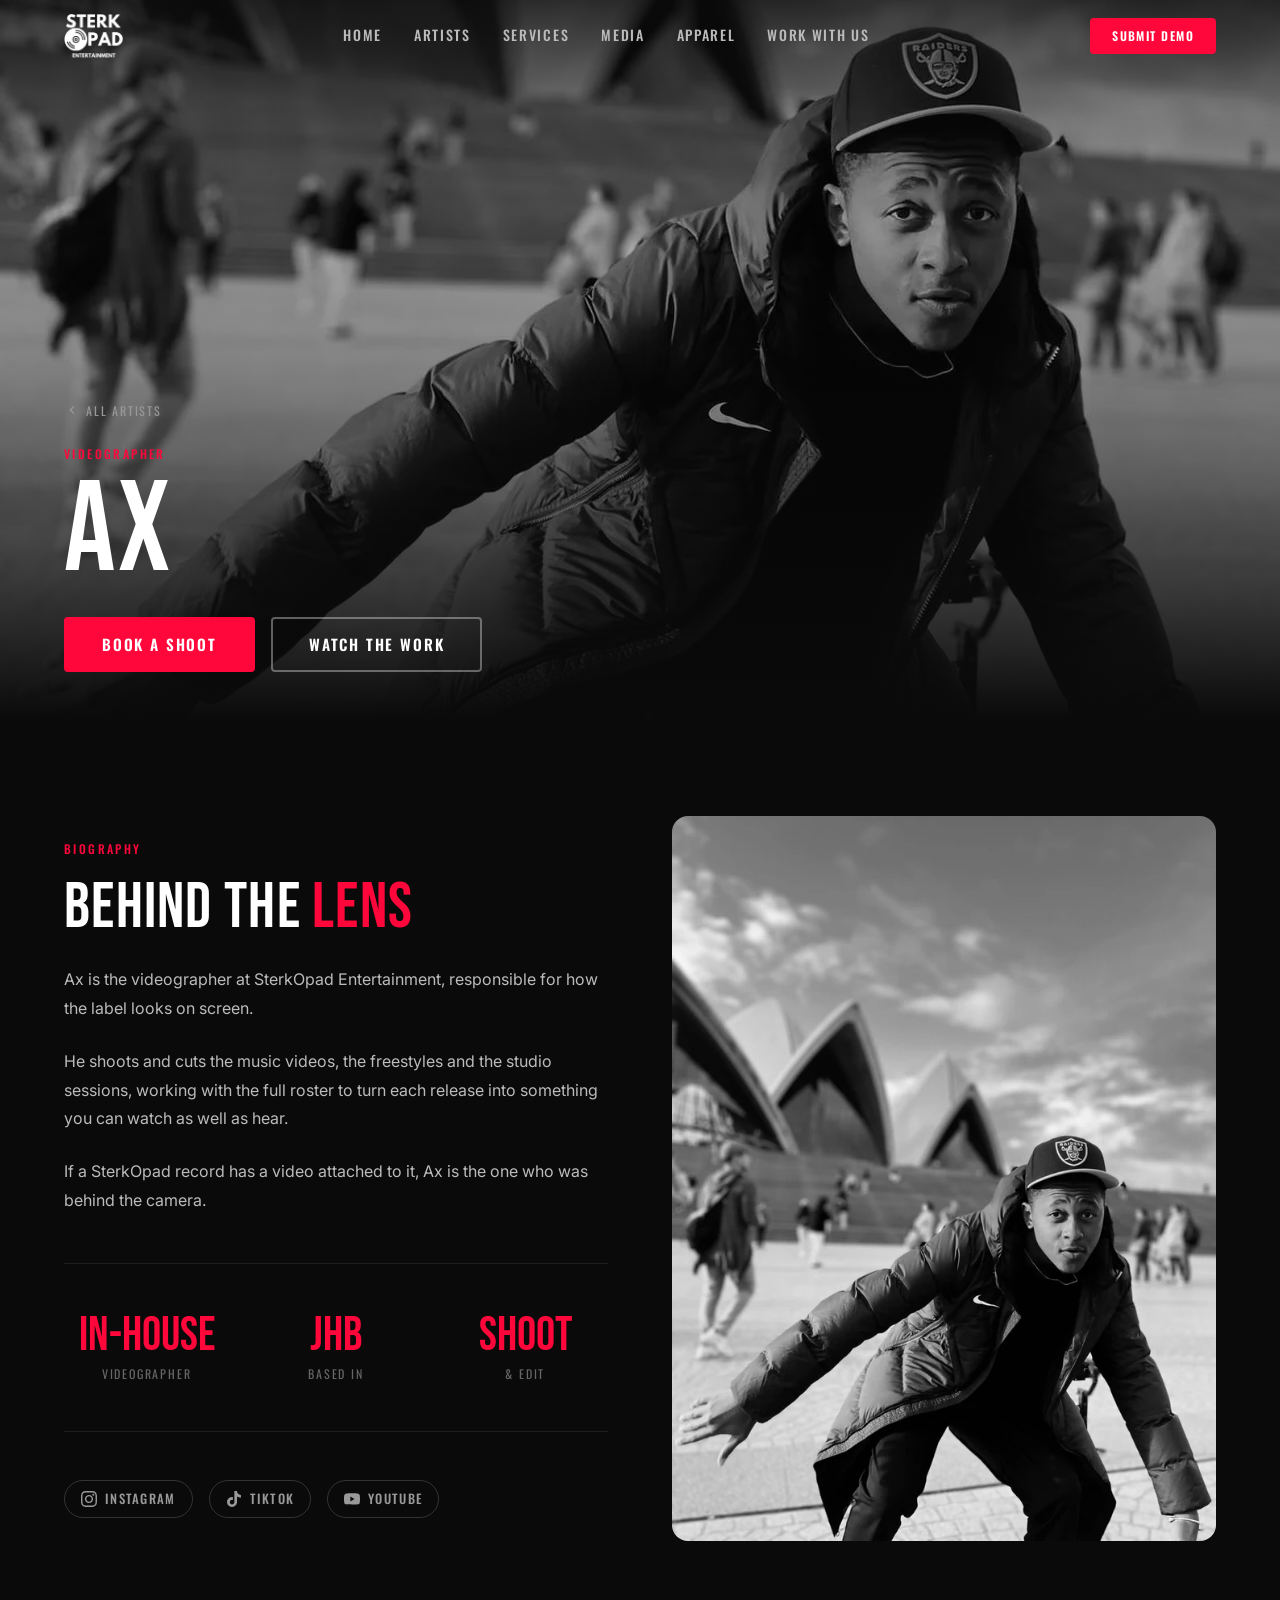
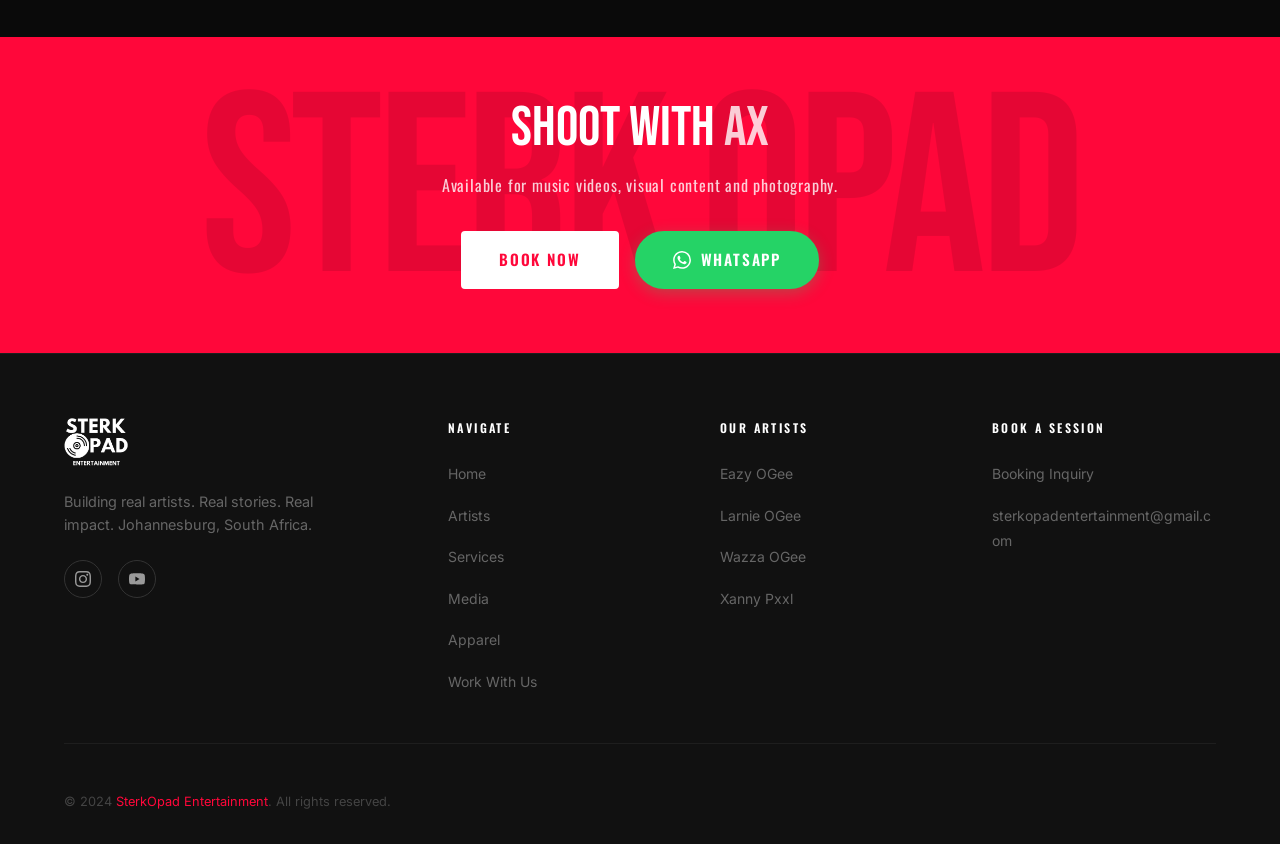
<file: ax.html>
<!DOCTYPE html>
<html lang="en">
<head>
  <meta charset="UTF-8" />
  <meta name="viewport" content="width=device-width, initial-scale=1.0" />
  <title>Ax — Videographer | SterkOpad Entertainment</title>
  <meta name="description" content="Ax is the videographer at SterkOpad Entertainment in Johannesburg — music videos, visual direction and photography for the label's roster. Book a shoot." />

  <link rel="preconnect" href="https://fonts.googleapis.com" />
  <link rel="preconnect" href="https://fonts.gstatic.com" crossorigin />
  <link href="https://fonts.googleapis.com/css2?family=Bebas+Neue&family=Oswald:wght@300;400;500;600;700&family=Inter:wght@300;400;500;600&display=swap" rel="stylesheet" />

  <link rel="stylesheet" href="css/style.css?v=20261103e" />
  <link rel="icon" type="image/png" sizes="32x32" href="images/favicon-32.png" />
  <link rel="apple-touch-icon" sizes="180x180" href="images/apple-touch-icon.png" />
</head>
<body>

  <!-- NAVIGATION -->
  <nav class="nav" role="navigation" aria-label="Main navigation">
    <div class="nav__inner">
      <a href="index.html" class="nav__logo" aria-label="SterkOpad Entertainment — Home">
        <img src="images/logo.png" alt="SterkOpad Entertainment" width="59" height="44" />
      </a>
      <ul class="nav__links" role="list">
        <li><a href="index.html">Home</a></li>
        <li><a href="artists.html">Artists</a></li>
        <li><a href="services.html">Services</a></li>
        <li><a href="media.html">Media</a></li>
        <li><a href="apparel.html">Apparel</a></li>
        <li><a href="contact.html">Work With Us</a></li>
      </ul>
      <div class="nav__cta">
        <a href="contact.html#demo" class="btn btn--primary btn--sm">Submit Demo</a>
      </div>
      <button class="nav__hamburger" aria-label="Open menu" aria-expanded="false">
        <span></span><span></span><span></span>
      </button>
    </div>
  </nav>

  <nav class="nav__mobile" aria-label="Mobile navigation">
    <a href="index.html">Home</a>
    <a href="artists.html">Artists</a>
    <a href="services.html">Services</a>
    <a href="media.html">Media</a>
    <a href="apparel.html">Apparel</a>
    <a href="contact.html">Work With Us</a>
    <a href="contact.html#demo" class="btn btn--primary" style="margin-top:16px">Submit Demo</a>
  </nav>

  <!-- ARTIST HERO -->
  <section class="hero hero--artist" aria-label="Ax hero">
    <div class="hero__bg">
      <img src="images/ax/hero.webp" alt="Ax, videographer at SterkOpad Entertainment" width="1280" height="720" fetchpriority="high" />
    </div>
    <div class="hero__content">
      <a href="artists.html" style="display:inline-flex;align-items:center;gap:6px;font-family:var(--font-sub);font-size:0.75rem;letter-spacing:0.15em;text-transform:uppercase;color:var(--grey-400);margin-bottom:var(--space-3);transition:color var(--transition);"
         onmouseover="this.style.color='var(--white)'" onmouseout="this.style.color='var(--grey-400)'">
        <svg width="16" height="16" viewBox="0 0 24 24" fill="currentColor" aria-hidden="true"><path d="M15.41 16.59L10.83 12l4.58-4.59L14 6l-6 6 6 6 1.41-1.41z"/></svg>
        All Artists
      </a>
      <div class="overline" style="margin-bottom:var(--space-1);">Videographer</div>
      <h1 class="hero__title animate-in" style="font-size:clamp(3.5rem,10vw,9rem);">Ax</h1>
      <div class="hero__actions animate-in animate-in--delay-1">
        <a href="contact.html#booking" class="btn btn--primary btn--lg">Book a Shoot</a>
        <a href="media.html#videos" class="btn btn--secondary btn--lg">Watch the Work</a>
      </div>
    </div>
  </section>

  <!-- BIO -->
  <section class="section section--dark" id="bio" aria-label="Artist biography">
    <div class="container">
      <div class="artist-bio">
        <div class="artist-bio__text animate-in">
          <div class="overline" style="margin-bottom:var(--space-2);">Biography</div>
          <h2 style="color:var(--white);margin-bottom:var(--space-3);">Behind The <span style="color:var(--red);">Lens</span></h2>
          <!-- TODO: placeholder biography — confirm the wording with Ax before launch. -->
          <p>
            Ax is the videographer at SterkOpad Entertainment, responsible for how the label looks on screen.
          </p>
          <p>
            He shoots and cuts the music videos, the freestyles and the studio sessions, working with the full roster to turn each release into something you can watch as well as hear.
          </p>
          <p>
            If a SterkOpad record has a video attached to it, Ax is the one who was behind the camera.
          </p>

          <!-- Stats -->
          <div class="artist-stats">
            <div class="artist-stats__item">
              <span class="artist-stats__num">In-House</span>
              <span class="artist-stats__label">Videographer</span>
            </div>
            <div class="artist-stats__item">
              <span class="artist-stats__num">JHB</span>
              <span class="artist-stats__label">Based In</span>
            </div>
            <div class="artist-stats__item">
              <span class="artist-stats__num">Shoot</span>
              <span class="artist-stats__label">&amp; Edit</span>
            </div>
          </div>

          <!-- Social Links -->
          <div class="artist-socials">
            <a href="https://linktr.ee/SterkOpadEntertainment" class="artist-social-link" target="_blank" rel="noopener noreferrer">
              <svg viewBox="0 0 24 24"><path d="M12 2.163c3.204 0 3.584.012 4.85.07 3.252.148 4.771 1.691 4.919 4.919.058 1.265.069 1.645.069 4.849 0 3.205-.012 3.584-.069 4.849-.149 3.225-1.664 4.771-4.919 4.919-1.266.058-1.644.07-4.85.07-3.204 0-3.584-.012-4.849-.07-3.26-.149-4.771-1.699-4.919-4.92-.058-1.265-.07-1.644-.07-4.849 0-3.204.013-3.583.07-4.849.149-3.227 1.664-4.771 4.919-4.919 1.266-.057 1.645-.069 4.849-.069zm0-2.163c-3.259 0-3.667.014-4.947.072-4.358.2-6.78 2.618-6.98 6.98-.059 1.281-.073 1.689-.073 4.948 0 3.259.014 3.668.072 4.948.2 4.358 2.618 6.78 6.98 6.98 1.281.058 1.689.072 4.948.072 3.259 0 3.668-.014 4.948-.072 4.354-.2 6.782-2.618 6.979-6.98.059-1.28.073-1.689.073-4.948 0-3.259-.014-3.667-.072-4.947-.196-4.354-2.617-6.78-6.979-6.98-1.281-.059-1.69-.073-4.949-.073zm0 5.838c-3.403 0-6.162 2.759-6.162 6.162s2.759 6.163 6.162 6.163 6.162-2.759 6.162-6.163c0-3.403-2.759-6.162-6.162-6.162zm0 10.162c-2.209 0-4-1.79-4-4 0-2.209 1.791-4 4-4s4 1.791 4 4c0 2.21-1.791 4-4 4zm6.406-11.845c-.796 0-1.441.645-1.441 1.44s.645 1.44 1.441 1.44c.795 0 1.439-.645 1.439-1.44s-.644-1.44-1.439-1.44z"/></svg>
              Instagram
            </a>
            <a href="https://linktr.ee/SterkOpadEntertainment" class="artist-social-link" target="_blank" rel="noopener noreferrer">
              <svg viewBox="0 0 24 24"><path d="M12.525.02c1.31-.02 2.61-.01 3.91-.02.08 1.53.63 3.09 1.75 4.17 1.12 1.11 2.7 1.62 4.24 1.79v4.03c-1.44-.05-2.89-.35-4.2-.97-.57-.26-1.1-.59-1.62-.93-.01 2.92.01 5.84-.02 8.75-.08 1.4-.54 2.79-1.35 3.94-1.31 1.92-3.58 3.17-5.91 3.21-1.43.08-2.86-.31-4.08-1.03-2.02-1.19-3.44-3.37-3.65-5.71-.02-.5-.03-1-.01-1.49.18-1.9 1.12-3.72 2.58-4.96 1.66-1.44 3.98-2.13 6.15-1.72.02 1.48-.04 2.96-.04 4.44-.99-.32-2.15-.23-3.02.37-.63.41-1.11 1.04-1.36 1.75-.21.51-.15 1.07-.14 1.61.24 1.64 1.82 3.02 3.5 2.87 1.12-.01 2.19-.66 2.77-1.61.19-.33.4-.67.41-1.06.1-1.79.06-3.57.07-5.36.01-4.03-.01-8.05.02-12.07z"/></svg>
              TikTok
            </a>
            <a href="https://www.youtube.com/@sterkopadentertainment" class="artist-social-link" target="_blank" rel="noopener noreferrer">
              <svg viewBox="0 0 24 24"><path d="M23.498 6.186a3.016 3.016 0 0 0-2.122-2.136C19.505 3.545 12 3.545 12 3.545s-7.505 0-9.377.505A3.017 3.017 0 0 0 .502 6.186C0 8.07 0 12 0 12s0 3.93.502 5.814a3.016 3.016 0 0 0 2.122 2.136c1.871.505 9.376.505 9.376.505s7.505 0 9.377-.505a3.015 3.015 0 0 0 2.122-2.136C24 15.93 24 12 24 12s0-3.93-.502-5.814zM9.545 15.568V8.432L15.818 12l-6.273 3.568z"/></svg>
              YouTube
            </a>
          </div>
        </div>

        <div class="artist-bio__image animate-in animate-in--delay-2">
          <img src="images/ax/portrait.webp" alt="Ax, videographer at SterkOpad Entertainment" width="675" height="900" loading="lazy" />
        </div>
      </div>
    </div>
  </section>

  <!-- No credits section: which videos Ax shot is not confirmed. Add one
       here once the label supplies the list, using the release cards from
       any artist page. -->

  <!-- No gallery section: only one photo of Ax has been supplied. Add one
       here once there are five or more, copying the gallery grid and the
       lightbox markup from fvrrow-otb.html. -->

  <!-- BOOKING CTA -->
  <section class="cta-strip" aria-label="Book a shoot with Ax">
    <div class="container">
      <p class="cta-strip__title animate-in">Shoot With <span style="color:rgba(255,255,255,0.8)">Ax</span></p>
      <p class="cta-strip__subtitle animate-in animate-in--delay-1">Available for music videos, visual content and photography.</p>
      <div class="cta-strip__actions animate-in animate-in--delay-2">
        <a href="contact.html#booking" class="btn btn--primary btn--lg">Book Now</a>
        <a href="https://wa.me/27605234596?text=Hi%2C%20I%27d%20like%20to%20book%20a%20shoot%20with%20Ax." class="btn btn--whatsapp btn--lg" target="_blank" rel="noopener noreferrer">
          <svg viewBox="0 0 24 24" aria-hidden="true"><path d="M17.472 14.382c-.297-.149-1.758-.867-2.03-.967-.273-.099-.471-.148-.67.15-.197.297-.767.966-.94 1.164-.173.199-.347.223-.644.075-.297-.15-1.255-.463-2.39-1.475-.883-.788-1.48-1.761-1.653-2.059-.173-.297-.018-.458.13-.606.134-.133.298-.347.446-.52.149-.174.198-.298.298-.497.099-.198.05-.371-.025-.52-.075-.149-.669-1.612-.916-2.207-.242-.579-.487-.5-.669-.51-.173-.008-.371-.01-.57-.01-.198 0-.52.074-.792.372-.272.297-1.04 1.016-1.04 2.479 0 1.462 1.065 2.875 1.213 3.074.149.198 2.096 3.2 5.077 4.487.709.306 1.262.489 1.694.625.712.227 1.36.195 1.871.118.571-.085 1.758-.719 2.006-1.413.248-.694.248-1.289.173-1.413-.074-.124-.272-.198-.57-.347m-5.421 7.403h-.004a9.87 9.87 0 01-5.031-1.378l-.361-.214-3.741.982.998-3.648-.235-.374a9.86 9.86 0 01-1.51-5.26c.001-5.45 4.436-9.884 9.888-9.884 2.64 0 5.122 1.03 6.988 2.898a9.825 9.825 0 012.893 6.994c-.003 5.45-4.437 9.884-9.885 9.884m8.413-18.297A11.815 11.815 0 0012.05 0C5.495 0 .16 5.335.157 11.892c0 2.096.547 4.142 1.588 5.945L.057 24l6.305-1.654a11.882 11.882 0 005.683 1.448h.005c6.554 0 11.89-5.335 11.893-11.893a11.821 11.821 0 00-3.48-8.413z"/></svg>
          WhatsApp
        </a>
      </div>
    </div>
  </section>

  <!-- FOOTER -->
  <footer class="footer" role="contentinfo">
    <div class="container">
      <div class="footer__top">
        <div class="footer__brand">
          <img src="images/logo.png" alt="SterkOpad Entertainment" width="64" height="48" />
          <p class="footer__tagline">Building real artists. Real stories. Real impact. Johannesburg, South Africa.</p>
          <div class="footer__social">
            <a href="https://linktr.ee/SterkOpadEntertainment" aria-label="Instagram" target="_blank" rel="noopener noreferrer"><svg viewBox="0 0 24 24"><path d="M12 2.163c3.204 0 3.584.012 4.85.07 3.252.148 4.771 1.691 4.919 4.919.058 1.265.069 1.645.069 4.849 0 3.205-.012 3.584-.069 4.849-.149 3.225-1.664 4.771-4.919 4.919-1.266.058-1.644.07-4.85.07-3.204 0-3.584-.012-4.849-.07-3.26-.149-4.771-1.699-4.919-4.92-.058-1.265-.07-1.644-.07-4.849 0-3.204.013-3.583.07-4.849.149-3.227 1.664-4.771 4.919-4.919 1.266-.057 1.645-.069 4.849-.069zm0-2.163c-3.259 0-3.667.014-4.947.072-4.358.2-6.78 2.618-6.98 6.98-.059 1.281-.073 1.689-.073 4.948 0 3.259.014 3.668.072 4.948.2 4.358 2.618 6.78 6.98 6.98 1.281.058 1.689.072 4.948.072 3.259 0 3.668-.014 4.948-.072 4.354-.2 6.782-2.618 6.979-6.98.059-1.28.073-1.689.073-4.948 0-3.259-.014-3.667-.072-4.947-.196-4.354-2.617-6.78-6.979-6.98-1.281-.059-1.69-.073-4.949-.073zm0 5.838c-3.403 0-6.162 2.759-6.162 6.162s2.759 6.163 6.162 6.163 6.162-2.759 6.162-6.163c0-3.403-2.759-6.162-6.162-6.162zm0 10.162c-2.209 0-4-1.79-4-4 0-2.209 1.791-4 4-4s4 1.791 4 4c0 2.21-1.791 4-4 4zm6.406-11.845c-.796 0-1.441.645-1.441 1.44s.645 1.44 1.441 1.44c.795 0 1.439-.645 1.439-1.44s-.644-1.44-1.439-1.44z"/></svg></a>
            <a href="https://www.youtube.com/@sterkopadentertainment" aria-label="YouTube" target="_blank" rel="noopener noreferrer"><svg viewBox="0 0 24 24"><path d="M23.498 6.186a3.016 3.016 0 0 0-2.122-2.136C19.505 3.545 12 3.545 12 3.545s-7.505 0-9.377.505A3.017 3.017 0 0 0 .502 6.186C0 8.07 0 12 0 12s0 3.93.502 5.814a3.016 3.016 0 0 0 2.122 2.136c1.871.505 9.376.505 9.376.505s7.505 0 9.377-.505a3.015 3.015 0 0 0 2.122-2.136C24 15.93 24 12 24 12s0-3.93-.502-5.814zM9.545 15.568V8.432L15.818 12l-6.273 3.568z"/></svg></a>
          </div>
        </div>
        <div>
          <p class="footer__col-title">Navigate</p>
          <ul class="footer__links">
            <li><a href="index.html">Home</a></li>
            <li><a href="artists.html">Artists</a></li>
            <li><a href="services.html">Services</a></li>
            <li><a href="media.html">Media</a></li>
            <li><a href="apparel.html">Apparel</a></li>
            <li><a href="contact.html">Work With Us</a></li>
          </ul>
        </div>
        <div>
          <p class="footer__col-title">Our Artists</p>
          <ul class="footer__links">
            <li><a href="eazy-ogee.html">Eazy OGee</a></li>
            <li><a href="larnie-ogee.html">Larnie OGee</a></li>
            <li><a href="wazza-ogee.html">Wazza OGee</a></li>
            <li><a href="xanny-pxxl.html">Xanny Pxxl</a></li>
          </ul>
        </div>
        <div>
          <p class="footer__col-title">Book a Session</p>
          <ul class="footer__links">
            <li><a href="contact.html#booking">Booking Inquiry</a></li>
            <li><a href="mailto:sterkopadentertainment@gmail.com">sterkopadentertainment@gmail.com</a></li>
          </ul>
        </div>
      </div>
      <div class="footer__bottom">
        <p class="footer__copy">&copy; 2024 <span>SterkOpad Entertainment</span>. All rights reserved.</p>
      </div>
    </div>
  </footer>


  <script src="js/main.js?v=20261103b"></script>
</body>
</html>
</file>
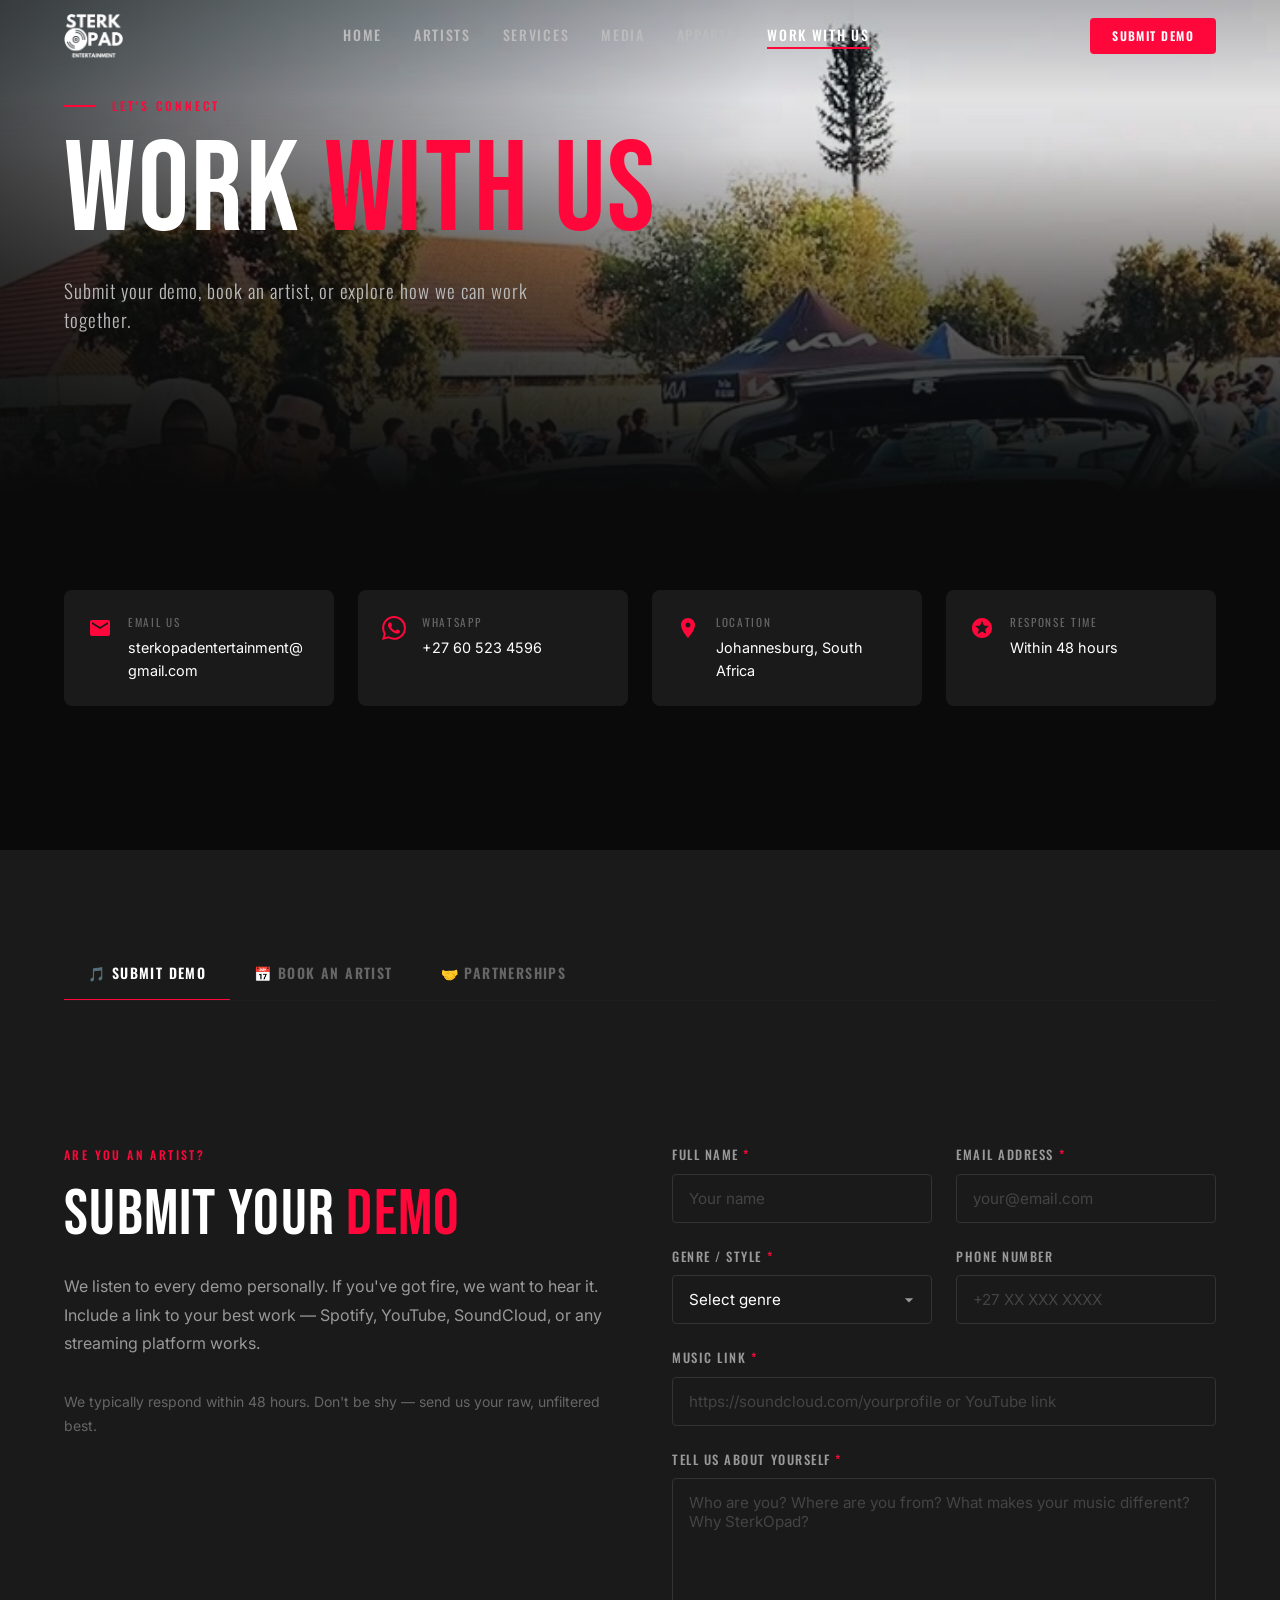
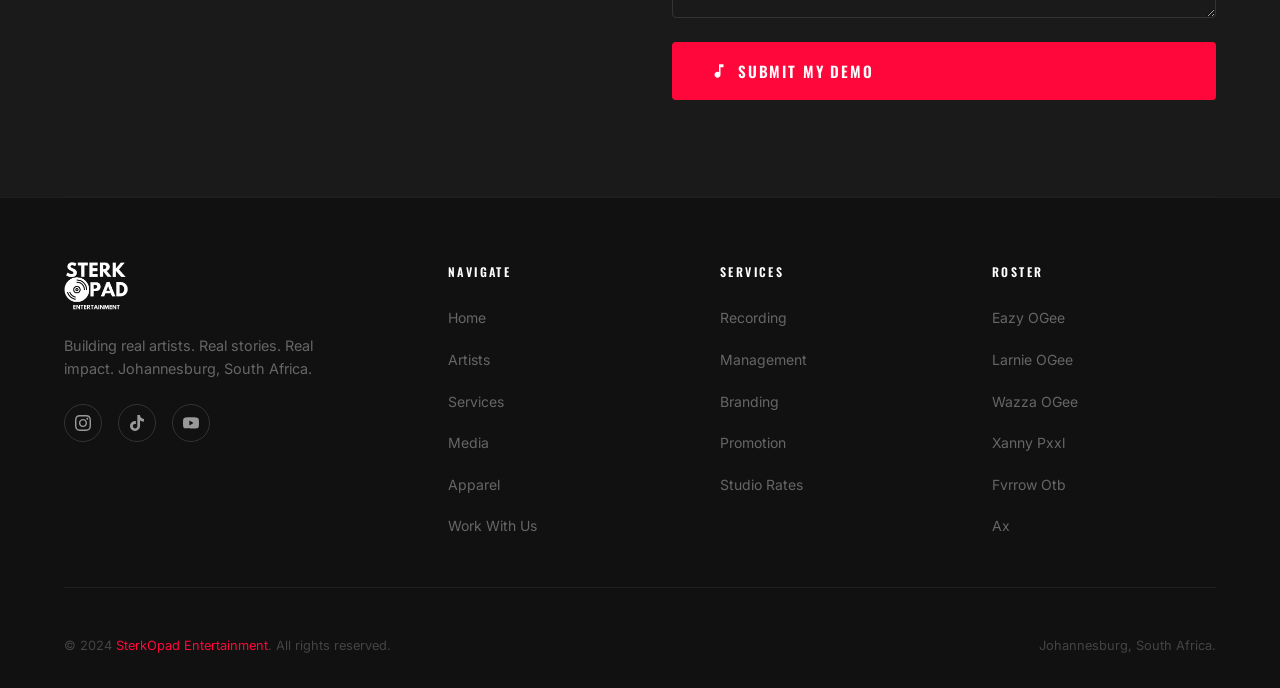
<file: contact.html>
<!DOCTYPE html>
<html lang="en">
<head>
  <meta charset="UTF-8" />
  <meta name="viewport" content="width=device-width, initial-scale=1.0" />
  <title>Work With Us — SterkOpad Entertainment</title>
  <meta name="description" content="Submit your demo, book an artist, or explore partnership opportunities with SterkOpad Entertainment. We want to hear from you." />

  <link rel="preconnect" href="https://fonts.googleapis.com" />
  <link rel="preconnect" href="https://fonts.gstatic.com" crossorigin />
  <link href="https://fonts.googleapis.com/css2?family=Bebas+Neue&family=Oswald:wght@300;400;500;600;700&family=Inter:wght@300;400;500;600&display=swap" rel="stylesheet" />

  <link rel="stylesheet" href="css/style.css?v=20261103e" />
  <link rel="icon" type="image/png" sizes="32x32" href="images/favicon-32.png" />
  <link rel="apple-touch-icon" sizes="180x180" href="images/apple-touch-icon.png" />
</head>
<body>

  <!-- NAVIGATION -->
  <nav class="nav" role="navigation" aria-label="Main navigation">
    <div class="nav__inner">
      <a href="index.html" class="nav__logo" aria-label="SterkOpad Entertainment — Home">
        <img src="images/logo.png" alt="SterkOpad Entertainment" width="59" height="44" />
      </a>
      <ul class="nav__links" role="list">
        <li><a href="index.html">Home</a></li>
        <li><a href="artists.html">Artists</a></li>
        <li><a href="services.html">Services</a></li>
        <li><a href="media.html">Media</a></li>
        <li><a href="apparel.html">Apparel</a></li>
        <li><a href="contact.html">Work With Us</a></li>
      </ul>
      <div class="nav__cta">
        <a href="contact.html#demo" class="btn btn--primary btn--sm">Submit Demo</a>
      </div>
      <button class="nav__hamburger" aria-label="Open menu" aria-expanded="false">
        <span></span><span></span><span></span>
      </button>
    </div>
  </nav>

  <nav class="nav__mobile" aria-label="Mobile navigation">
    <a href="index.html">Home</a>
    <a href="artists.html">Artists</a>
    <a href="services.html">Services</a>
    <a href="media.html">Media</a>
    <a href="apparel.html">Apparel</a>
    <a href="contact.html">Work With Us</a>
    <a href="contact.html#demo" class="btn btn--primary" style="margin-top:16px">Submit Demo</a>
  </nav>

  <!-- HERO -->
  <section class="hero hero--short" aria-label="Contact hero">
    <div class="hero__bg">
      <img src="images/gallery-01.jpg" alt="SterkOpad team" width="1920" height="800" fetchpriority="high" />
    </div>
    <div class="hero__content">
      <div class="hero__eyebrow"><span>Let's Connect</span></div>
      <h1 class="hero__title animate-in">Work <span>With Us</span></h1>
      <p class="hero__subtitle animate-in animate-in--delay-1">
        Submit your demo, book an artist, or explore how we can work together.
      </p>
    </div>
  </section>

  <!-- CONTACT INFO CARDS -->
  <section class="section section--dark" aria-label="Contact information">
    <div class="container">
      <div class="contact-info animate-in">
        <div class="contact-info-card">
          <svg viewBox="0 0 24 24" aria-hidden="true"><path d="M20 4H4c-1.1 0-1.99.9-1.99 2L2 18c0 1.1.9 2 2 2h16c1.1 0 2-.9 2-2V6c0-1.1-.9-2-2-2zm0 4l-8 5-8-5V6l8 5 8-5v2z"/></svg>
          <div>
            <p class="contact-info-card__label">Email Us</p>
            <!-- Replace with actual email -->
            <p class="contact-info-card__value"><a href="mailto:sterkopadentertainment@gmail.com" style="color:inherit;">sterkopadentertainment@gmail.com</a></p>
          </div>
        </div>
        <div class="contact-info-card">
          <svg viewBox="0 0 24 24" aria-hidden="true"><path d="M17.472 14.382c-.297-.149-1.758-.867-2.03-.967-.273-.099-.471-.148-.67.15-.197.297-.767.966-.94 1.164-.173.199-.347.223-.644.075-.297-.15-1.255-.463-2.39-1.475-.883-.788-1.48-1.761-1.653-2.059-.173-.297-.018-.458.13-.606.134-.133.298-.347.446-.52.149-.174.198-.298.298-.497.099-.198.05-.371-.025-.52-.075-.149-.669-1.612-.916-2.207-.242-.579-.487-.5-.669-.51-.173-.008-.371-.01-.57-.01-.198 0-.52.074-.792.372-.272.297-1.04 1.016-1.04 2.479 0 1.462 1.065 2.875 1.213 3.074.149.198 2.096 3.2 5.077 4.487.709.306 1.262.489 1.694.625.712.227 1.36.195 1.871.118.571-.085 1.758-.719 2.006-1.413.248-.694.248-1.289.173-1.413-.074-.124-.272-.198-.57-.347m-5.421 7.403h-.004a9.87 9.87 0 01-5.031-1.378l-.361-.214-3.741.982.998-3.648-.235-.374a9.86 9.86 0 01-1.51-5.26c.001-5.45 4.436-9.884 9.888-9.884 2.64 0 5.122 1.03 6.988 2.898a9.825 9.825 0 012.893 6.994c-.003 5.45-4.437 9.884-9.885 9.884m8.413-18.297A11.815 11.815 0 0012.05 0C5.495 0 .16 5.335.157 11.892c0 2.096.547 4.142 1.588 5.945L.057 24l6.305-1.654a11.882 11.882 0 005.683 1.448h.005c6.554 0 11.89-5.335 11.893-11.893a11.821 11.821 0 00-3.48-8.413z"/></svg>
          <div>
            <p class="contact-info-card__label">WhatsApp</p>
            <!-- Replace with actual number -->
            <p class="contact-info-card__value"><a href="https://wa.me/27605234596" target="_blank" rel="noopener noreferrer" style="color:inherit;">+27 60 523 4596</a></p>
          </div>
        </div>
        <div class="contact-info-card">
          <svg viewBox="0 0 24 24" aria-hidden="true"><path d="M12 2C8.13 2 5 5.13 5 9c0 5.25 7 13 7 13s7-7.75 7-13c0-3.87-3.13-7-7-7zm0 9.5c-1.38 0-2.5-1.12-2.5-2.5s1.12-2.5 2.5-2.5 2.5 1.12 2.5 2.5-1.12 2.5-2.5 2.5z"/></svg>
          <div>
            <p class="contact-info-card__label">Location</p>
            <p class="contact-info-card__value">Johannesburg, South Africa</p>
          </div>
        </div>
        <div class="contact-info-card">
          <svg viewBox="0 0 24 24" aria-hidden="true"><path d="M11.99 2C6.47 2 2 6.48 2 12s4.47 10 9.99 10C17.52 22 22 17.52 22 12S17.52 2 11.99 2zm4.24 16L12 15.45 7.77 18l1.12-4.81-3.73-3.23 4.92-.42L12 5l1.92 4.53 4.92.42-3.73 3.23L16.23 18z"/></svg>
          <div>
            <p class="contact-info-card__label">Response Time</p>
            <p class="contact-info-card__value">Within 48 hours</p>
          </div>
        </div>
      </div>
    </div>
  </section>

  <!-- FORMS SECTION -->
  <section class="section section--charcoal" style="background:var(--charcoal);padding-bottom:0;" aria-label="Contact forms">
    <div class="container">

      <!-- Tab navigation -->
      <div class="contact-tabs" role="tablist" aria-label="Contact form type">
        <button class="contact-tab" data-tab="demo" role="tab" aria-selected="true">
          🎵 Submit Demo
        </button>
        <button class="contact-tab" data-tab="booking" role="tab">
          📅 Book an Artist
        </button>
        <button class="contact-tab" data-tab="partnerships" role="tab">
          🤝 Partnerships
        </button>
      </div>

      <!-- DEMO SUBMISSION FORM -->
      <div class="form-section" id="demo" data-tab="demo" role="tabpanel" aria-label="Demo submission form">
        <div class="grid-2" style="gap:var(--space-6);align-items:flex-start;">
          <div class="animate-in">
            <div class="overline" style="margin-bottom:var(--space-2);">Are You An Artist?</div>
            <h2 style="color:var(--white);margin-bottom:var(--space-3);">Submit Your <span style="color:var(--red);">Demo</span></h2>
            <p style="color:var(--grey-400);line-height:1.8;margin-bottom:var(--space-4);">
              We listen to every demo personally. If you've got fire, we want to hear it. Include a link to your best work — Spotify, YouTube, SoundCloud, or any streaming platform works.
            </p>
            <p style="color:var(--grey-500);font-size:0.875rem;line-height:1.7;">
              We typically respond within 48 hours. Don't be shy — send us your raw, unfiltered best.
            </p>
          </div>

          <form class="contact-form animate-in animate-in--delay-1"
                id="form-demo"
                action="mailto:sterkopadentertainment@gmail.com"
                method="post"
                enctype="text/plain"
                novalidate>
            <!-- FORMSPREE UPGRADE NOTE:
                 To use Formspree instead of mailto:
                 1. Go to formspree.io and create a free account
                 2. Create a form and get your form ID
                 3. Change action to: https://formspree.io/f/YOUR_FORM_ID
                 4. Change method to: POST
                 5. Remove enctype attribute
                 6. Uncomment the fetch() block in main.js
            -->

            <div class="form-row">
              <div class="form-group">
                <label for="demo-name">Full Name <span>*</span></label>
                <input class="form-input" type="text" id="demo-name" name="name" placeholder="Your name" required autocomplete="name" />
              </div>
              <div class="form-group">
                <label for="demo-email">Email Address <span>*</span></label>
                <input class="form-input" type="email" id="demo-email" name="email" placeholder="your@email.com" required autocomplete="email" />
              </div>
            </div>

            <div class="form-row">
              <div class="form-group">
                <label for="demo-genre">Genre / Style <span>*</span></label>
                <select class="form-select" id="demo-genre" name="genre" required>
                  <option value="" disabled selected>Select genre</option>
                  <option value="hip-hop">Hip-Hop / Rap</option>
                  <option value="afrobeats">Afrobeats</option>
                  <option value="amapiano">Amapiano</option>
                  <option value="rnb">R&amp;B / Soul</option>
                  <option value="afrikaans">Afrikaans Hip-Hop</option>
                  <option value="pop">Pop</option>
                  <option value="other">Other</option>
                </select>
              </div>
              <div class="form-group">
                <label for="demo-phone">Phone Number</label>
                <input class="form-input" type="tel" id="demo-phone" name="phone" placeholder="+27 XX XXX XXXX" autocomplete="tel" />
              </div>
            </div>

            <div class="form-group">
              <label for="demo-link">Music Link <span>*</span></label>
              <input class="form-input" type="url" id="demo-link" name="music_link" placeholder="https://soundcloud.com/yourprofile or YouTube link" required />
            </div>

            <div class="form-group">
              <label for="demo-message">Tell Us About Yourself <span>*</span></label>
              <textarea class="form-textarea" id="demo-message" name="message" placeholder="Who are you? Where are you from? What makes your music different? Why SterkOpad?" required></textarea>
            </div>

            <button type="submit" class="btn btn--primary btn--lg" style="width:100%;">
              <svg viewBox="0 0 24 24" aria-hidden="true"><path d="M12 3v10.55c-.59-.34-1.27-.55-2-.55-2.21 0-4 1.79-4 4s1.79 4 4 4 4-1.79 4-4V7h4V3h-6z"/></svg>
              Submit My Demo
            </button>

            <div class="form-success" role="alert">
              ✓ Demo submitted! We'll be in touch within 48 hours.
            </div>
          </form>
        </div>
      </div>

      <!-- BOOKING INQUIRY FORM -->
      <div class="form-section" id="booking" data-tab="booking" role="tabpanel" aria-label="Booking inquiry form" style="display:none;">
        <div class="grid-2" style="gap:var(--space-6);align-items:flex-start;">
          <div class="animate-in">
            <div class="overline" style="margin-bottom:var(--space-2);">Events &amp; Shows</div>
            <h2 style="color:var(--white);margin-bottom:var(--space-3);">Book an <span style="color:var(--red);">Artist</span></h2>
            <p style="color:var(--grey-400);line-height:1.8;margin-bottom:var(--space-4);">
              Our artists are available for live performances, features, brand activations, corporate events, and more. Fill in the details and our team will get back to you with availability and rates.
            </p>

            <div style="display:flex;flex-direction:column;gap:var(--space-3);">
              <div style="display:flex;align-items:center;gap:var(--space-2);">
                <div style="width:40px;height:40px;border-radius:50%;background:rgba(255,7,58,0.1);border:1px solid rgba(255,7,58,0.3);display:flex;align-items:center;justify-content:center;flex-shrink:0;">
                  <svg width="18" height="18" viewBox="0 0 24 24" fill="var(--red)"><path d="M12 2C6.48 2 2 6.48 2 12s4.48 10 10 10 10-4.48 10-10S17.52 2 12 2zm-2 14.5v-9l6 4.5-6 4.5z"/></svg>
                </div>
                <div>
                  <p style="font-family:var(--font-sub);font-size:0.8rem;font-weight:600;text-transform:uppercase;letter-spacing:0.1em;color:var(--white);">Live Performances</p>
                  <p style="font-size:0.8rem;color:var(--grey-500);">Festivals, clubs, concerts &amp; shows</p>
                </div>
              </div>
              <div style="display:flex;align-items:center;gap:var(--space-2);">
                <div style="width:40px;height:40px;border-radius:50%;background:rgba(255,7,58,0.1);border:1px solid rgba(255,7,58,0.3);display:flex;align-items:center;justify-content:center;flex-shrink:0;">
                  <svg width="18" height="18" viewBox="0 0 24 24" fill="var(--red)"><path d="M12 3v10.55c-.59-.34-1.27-.55-2-.55-2.21 0-4 1.79-4 4s1.79 4 4 4 4-1.79 4-4V7h4V3h-6z"/></svg>
                </div>
                <div>
                  <p style="font-family:var(--font-sub);font-size:0.8rem;font-weight:600;text-transform:uppercase;letter-spacing:0.1em;color:var(--white);">Features &amp; Collabs</p>
                  <p style="font-size:0.8rem;color:var(--grey-500);">Guest verses, features &amp; studio sessions</p>
                </div>
              </div>
              <div style="display:flex;align-items:center;gap:var(--space-2);">
                <div style="width:40px;height:40px;border-radius:50%;background:rgba(255,7,58,0.1);border:1px solid rgba(255,7,58,0.3);display:flex;align-items:center;justify-content:center;flex-shrink:0;">
                  <svg width="18" height="18" viewBox="0 0 24 24" fill="var(--red)"><path d="M20 2H4c-1.1 0-2 .9-2 2v18l4-4h14c1.1 0 2-.9 2-2V4c0-1.1-.9-2-2-2z"/></svg>
                </div>
                <div>
                  <p style="font-family:var(--font-sub);font-size:0.8rem;font-weight:600;text-transform:uppercase;letter-spacing:0.1em;color:var(--white);">Brand Activations</p>
                  <p style="font-size:0.8rem;color:var(--grey-500);">Brand partnerships &amp; ambassadorships</p>
                </div>
              </div>
            </div>
          </div>

          <form class="contact-form animate-in animate-in--delay-1"
                id="form-booking"
                action="mailto:sterkopadentertainment@gmail.com"
                method="post"
                enctype="text/plain"
                novalidate>

            <div class="form-row">
              <div class="form-group">
                <label for="booking-name">Your Name <span>*</span></label>
                <input class="form-input" type="text" id="booking-name" name="name" placeholder="Full name" required autocomplete="name" />
              </div>
              <div class="form-group">
                <label for="booking-email">Email Address <span>*</span></label>
                <input class="form-input" type="email" id="booking-email" name="email" placeholder="your@email.com" required autocomplete="email" />
              </div>
            </div>

            <div class="form-row">
              <div class="form-group">
                <label for="booking-artist">Artist Required <span>*</span></label>
                <select class="form-select" id="booking-artist" name="artist" required>
                  <option value="" disabled selected>Select artist</option>
                  <option value="eazy-ogee">Eazy OGee</option>
                  <option value="larnie-ogee">Larnie OGee</option>
                  <option value="wazza-ogee">Wazza OGee</option>
                  <option value="xanny-pxxl">Xanny Pxxl</option>
                  <option value="any">Any Available Artist</option>
                </select>
              </div>
              <div class="form-group">
                <label for="booking-type">Event Type <span>*</span></label>
                <select class="form-select" id="booking-type" name="event_type" required>
                  <option value="" disabled selected>Select type</option>
                  <option value="live-show">Live Show / Concert</option>
                  <option value="festival">Festival</option>
                  <option value="club">Club / Venue Night</option>
                  <option value="corporate">Corporate Event</option>
                  <option value="feature">Feature / Collab</option>
                  <option value="brand">Brand Activation</option>
                  <option value="other">Other</option>
                </select>
              </div>
            </div>

            <div class="form-row">
              <div class="form-group">
                <label for="booking-date">Event Date</label>
                <input class="form-input" type="date" id="booking-date" name="event_date" />
              </div>
              <div class="form-group">
                <label for="booking-budget">Estimated Budget</label>
                <select class="form-select" id="booking-budget" name="budget">
                  <option value="" disabled selected>Budget range</option>
                  <option value="under-5k">Under R5,000</option>
                  <option value="5k-15k">R5,000 – R15,000</option>
                  <option value="15k-50k">R15,000 – R50,000</option>
                  <option value="50k-plus">R50,000+</option>
                  <option value="discuss">Prefer to discuss</option>
                </select>
              </div>
            </div>

            <div class="form-group">
              <label for="booking-message">Event Details <span>*</span></label>
              <textarea class="form-textarea" id="booking-message" name="message" placeholder="Tell us about your event — venue, location, expected attendance, what you need from the artist..." required></textarea>
            </div>

            <button type="submit" class="btn btn--primary btn--lg" style="width:100%;">
              <svg viewBox="0 0 24 24" aria-hidden="true"><path d="M17 12h-5v5h5v-5zM16 1v2H8V1H6v2H5c-1.11 0-1.99.9-1.99 2L3 19c0 1.1.89 2 2 2h14c1.1 0 2-.9 2-2V5c0-1.1-.9-2-2-2h-1V1h-2zm3 18H5V8h14v11z"/></svg>
              Send Booking Request
            </button>

            <div class="form-success" role="alert">
              ✓ Booking request received! We'll respond within 48 hours.
            </div>
          </form>
        </div>
      </div>

      <!-- PARTNERSHIPS FORM -->
      <div class="form-section" id="partnerships" data-tab="partnerships" role="tabpanel" aria-label="Partnership inquiry form" style="display:none;">
        <div class="grid-2" style="gap:var(--space-6);align-items:flex-start;">
          <div class="animate-in">
            <div class="overline" style="margin-bottom:var(--space-2);">Collaborate With Us</div>
            <h2 style="color:var(--white);margin-bottom:var(--space-3);">Partner<span style="color:var(--red);">ships</span></h2>
            <p style="color:var(--grey-400);line-height:1.8;margin-bottom:var(--space-4);">
              We're open to meaningful collaborations with brands, media companies, event organisers, studios, and other labels. If there's a synergy, let's explore it.
            </p>
            <p style="color:var(--grey-500);font-size:0.875rem;line-height:1.7;margin-bottom:var(--space-3);">
              We believe in building long-term relationships that benefit both parties. Tell us who you are and what you have in mind.
            </p>
            <a href="https://wa.me/27605234596?text=Hi%2C%20I%27d%20like%20to%20discuss%20a%20partnership%20with%20SterkOpad%20Entertainment."
               class="btn btn--whatsapp" target="_blank" rel="noopener noreferrer">
              <svg viewBox="0 0 24 24" aria-hidden="true"><path d="M17.472 14.382c-.297-.149-1.758-.867-2.03-.967-.273-.099-.471-.148-.67.15-.197.297-.767.966-.94 1.164-.173.199-.347.223-.644.075-.297-.15-1.255-.463-2.39-1.475-.883-.788-1.48-1.761-1.653-2.059-.173-.297-.018-.458.13-.606.134-.133.298-.347.446-.52.149-.174.198-.298.298-.497.099-.198.05-.371-.025-.52-.075-.149-.669-1.612-.916-2.207-.242-.579-.487-.5-.669-.51-.173-.008-.371-.01-.57-.01-.198 0-.52.074-.792.372-.272.297-1.04 1.016-1.04 2.479 0 1.462 1.065 2.875 1.213 3.074.149.198 2.096 3.2 5.077 4.487.709.306 1.262.489 1.694.625.712.227 1.36.195 1.871.118.571-.085 1.758-.719 2.006-1.413.248-.694.248-1.289.173-1.413-.074-.124-.272-.198-.57-.347m-5.421 7.403h-.004a9.87 9.87 0 01-5.031-1.378l-.361-.214-3.741.982.998-3.648-.235-.374a9.86 9.86 0 01-1.51-5.26c.001-5.45 4.436-9.884 9.888-9.884 2.64 0 5.122 1.03 6.988 2.898a9.825 9.825 0 012.893 6.994c-.003 5.45-4.437 9.884-9.885 9.884m8.413-18.297A11.815 11.815 0 0012.05 0C5.495 0 .16 5.335.157 11.892c0 2.096.547 4.142 1.588 5.945L.057 24l6.305-1.654a11.882 11.882 0 005.683 1.448h.005c6.554 0 11.89-5.335 11.893-11.893a11.821 11.821 0 00-3.48-8.413z"/></svg>
              Chat on WhatsApp First
            </a>
          </div>

          <form class="contact-form animate-in animate-in--delay-1"
                id="form-partnerships"
                action="mailto:sterkopadentertainment@gmail.com"
                method="post"
                enctype="text/plain"
                novalidate>

            <div class="form-row">
              <div class="form-group">
                <label for="partner-name">Your Name <span>*</span></label>
                <input class="form-input" type="text" id="partner-name" name="name" placeholder="Full name" required autocomplete="name" />
              </div>
              <div class="form-group">
                <label for="partner-company">Company / Organisation</label>
                <input class="form-input" type="text" id="partner-company" name="company" placeholder="Your company name" autocomplete="organization" />
              </div>
            </div>

            <div class="form-row">
              <div class="form-group">
                <label for="partner-email">Email Address <span>*</span></label>
                <input class="form-input" type="email" id="partner-email" name="email" placeholder="your@email.com" required autocomplete="email" />
              </div>
              <div class="form-group">
                <label for="partner-type">Type of Partnership <span>*</span></label>
                <select class="form-select" id="partner-type" name="partnership_type" required>
                  <option value="" disabled selected>Select type</option>
                  <option value="brand-sponsorship">Brand Sponsorship</option>
                  <option value="media">Media / Press</option>
                  <option value="events">Events / Promotions</option>
                  <option value="studio">Studio / Production</option>
                  <option value="distribution">Distribution</option>
                  <option value="label-collab">Label Collaboration</option>
                  <option value="other">Other</option>
                </select>
              </div>
            </div>

            <div class="form-group">
              <label for="partner-message">Your Proposal <span>*</span></label>
              <textarea class="form-textarea" id="partner-message" name="message" placeholder="Tell us about your company, the partnership you have in mind, and what value you bring to the table..." required></textarea>
            </div>

            <button type="submit" class="btn btn--primary btn--lg" style="width:100%;">
              <svg viewBox="0 0 24 24" aria-hidden="true"><path d="M16 11c1.66 0 2.99-1.34 2.99-3S17.66 5 16 5c-1.66 0-3 1.34-3 3s1.34 3 3 3zm-8 0c1.66 0 2.99-1.34 2.99-3S9.66 5 8 5C6.34 5 5 6.34 5 8s1.34 3 3 3zm0 2c-2.33 0-7 1.17-7 3.5V19h14v-2.5c0-2.33-4.67-3.5-7-3.5zm8 0c-.29 0-.62.02-.97.05 1.16.84 1.97 1.97 1.97 3.45V19h6v-2.5c0-2.33-4.67-3.5-7-3.5z"/>
              </svg>
              Send Partnership Inquiry
            </button>

            <div class="form-success" role="alert">
              ✓ Inquiry received! We'll be in touch within 48 hours.
            </div>
          </form>
        </div>
      </div>

    </div>
  </section>

  <!-- FOOTER -->
  <footer class="footer" role="contentinfo">
    <div class="container">
      <div class="footer__top">
        <div class="footer__brand">
          <img src="images/logo.png" alt="SterkOpad Entertainment" width="64" height="48" />
          <p class="footer__tagline">Building real artists. Real stories. Real impact. Johannesburg, South Africa.</p>
          <div class="footer__social">
            <a href="https://linktr.ee/SterkOpadEntertainment" aria-label="Instagram" target="_blank" rel="noopener noreferrer"><svg viewBox="0 0 24 24"><path d="M12 2.163c3.204 0 3.584.012 4.85.07 3.252.148 4.771 1.691 4.919 4.919.058 1.265.069 1.645.069 4.849 0 3.205-.012 3.584-.069 4.849-.149 3.225-1.664 4.771-4.919 4.919-1.266.058-1.644.07-4.85.07-3.204 0-3.584-.012-4.849-.07-3.26-.149-4.771-1.699-4.919-4.92-.058-1.265-.07-1.644-.07-4.849 0-3.204.013-3.583.07-4.849.149-3.227 1.664-4.771 4.919-4.919 1.266-.057 1.645-.069 4.849-.069zm0-2.163c-3.259 0-3.667.014-4.947.072-4.358.2-6.78 2.618-6.98 6.98-.059 1.281-.073 1.689-.073 4.948 0 3.259.014 3.668.072 4.948.2 4.358 2.618 6.78 6.98 6.98 1.281.058 1.689.072 4.948.072 3.259 0 3.668-.014 4.948-.072 4.354-.2 6.782-2.618 6.979-6.98.059-1.28.073-1.689.073-4.948 0-3.259-.014-3.667-.072-4.947-.196-4.354-2.617-6.78-6.979-6.98-1.281-.059-1.69-.073-4.949-.073zm0 5.838c-3.403 0-6.162 2.759-6.162 6.162s2.759 6.163 6.162 6.163 6.162-2.759 6.162-6.163c0-3.403-2.759-6.162-6.162-6.162zm0 10.162c-2.209 0-4-1.79-4-4 0-2.209 1.791-4 4-4s4 1.791 4 4c0 2.21-1.791 4-4 4zm6.406-11.845c-.796 0-1.441.645-1.441 1.44s.645 1.44 1.441 1.44c.795 0 1.439-.645 1.439-1.44s-.644-1.44-1.439-1.44z"/></svg></a>
            <a href="https://linktr.ee/SterkOpadEntertainment" aria-label="TikTok" target="_blank" rel="noopener noreferrer"><svg viewBox="0 0 24 24"><path d="M12.525.02c1.31-.02 2.61-.01 3.91-.02.08 1.53.63 3.09 1.75 4.17 1.12 1.11 2.7 1.62 4.24 1.79v4.03c-1.44-.05-2.89-.35-4.2-.97-.57-.26-1.1-.59-1.62-.93-.01 2.92.01 5.84-.02 8.75-.08 1.4-.54 2.79-1.35 3.94-1.31 1.92-3.58 3.17-5.91 3.21-1.43.08-2.86-.31-4.08-1.03-2.02-1.19-3.44-3.37-3.65-5.71-.02-.5-.03-1-.01-1.49.18-1.9 1.12-3.72 2.58-4.96 1.66-1.44 3.98-2.13 6.15-1.72.02 1.48-.04 2.96-.04 4.44-.99-.32-2.15-.23-3.02.37-.63.41-1.11 1.04-1.36 1.75-.21.51-.15 1.07-.14 1.61.24 1.64 1.82 3.02 3.5 2.87 1.12-.01 2.19-.66 2.77-1.61.19-.33.4-.67.41-1.06.1-1.79.06-3.57.07-5.36.01-4.03-.01-8.05.02-12.07z"/></svg></a>
            <a href="https://www.youtube.com/@sterkopadentertainment" aria-label="YouTube" target="_blank" rel="noopener noreferrer"><svg viewBox="0 0 24 24"><path d="M23.498 6.186a3.016 3.016 0 0 0-2.122-2.136C19.505 3.545 12 3.545 12 3.545s-7.505 0-9.377.505A3.017 3.017 0 0 0 .502 6.186C0 8.07 0 12 0 12s0 3.93.502 5.814a3.016 3.016 0 0 0 2.122 2.136c1.871.505 9.376.505 9.376.505s7.505 0 9.377-.505a3.015 3.015 0 0 0 2.122-2.136C24 15.93 24 12 24 12s0-3.93-.502-5.814zM9.545 15.568V8.432L15.818 12l-6.273 3.568z"/></svg></a>
          </div>
        </div>
        <div>
          <p class="footer__col-title">Navigate</p>
          <ul class="footer__links">
            <li><a href="index.html">Home</a></li>
            <li><a href="artists.html">Artists</a></li>
            <li><a href="services.html">Services</a></li>
            <li><a href="media.html">Media</a></li>
            <li><a href="apparel.html">Apparel</a></li>
            <li><a href="contact.html">Work With Us</a></li>
          </ul>
        </div>
        <div>
          <p class="footer__col-title">Services</p>
          <ul class="footer__links">
            <li><a href="services.html#recording">Recording</a></li>
            <li><a href="services.html#management">Management</a></li>
            <li><a href="services.html#branding">Branding</a></li>
            <li><a href="services.html#promotion">Promotion</a></li>
            <li><a href="services.html#rates">Studio Rates</a></li>
          </ul>
        </div>
        <div>
          <p class="footer__col-title">Roster</p>
          <ul class="footer__links">
            <li><a href="eazy-ogee.html">Eazy OGee</a></li>
            <li><a href="larnie-ogee.html">Larnie OGee</a></li>
            <li><a href="wazza-ogee.html">Wazza OGee</a></li>
            <li><a href="xanny-pxxl.html">Xanny Pxxl</a></li>
            <li><a href="fvrrow-otb.html">Fvrrow Otb</a></li>
            <li><a href="ax.html">Ax</a></li>
          </ul>
        </div>
      </div>
      <div class="footer__bottom">
        <p class="footer__copy">&copy; 2024 <span>SterkOpad Entertainment</span>. All rights reserved.</p>
        <p class="footer__copy">Johannesburg, South Africa.</p>
      </div>
    </div>
  </footer>


  <script src="js/main.js?v=20261103b"></script>
</body>
</html>
</file>
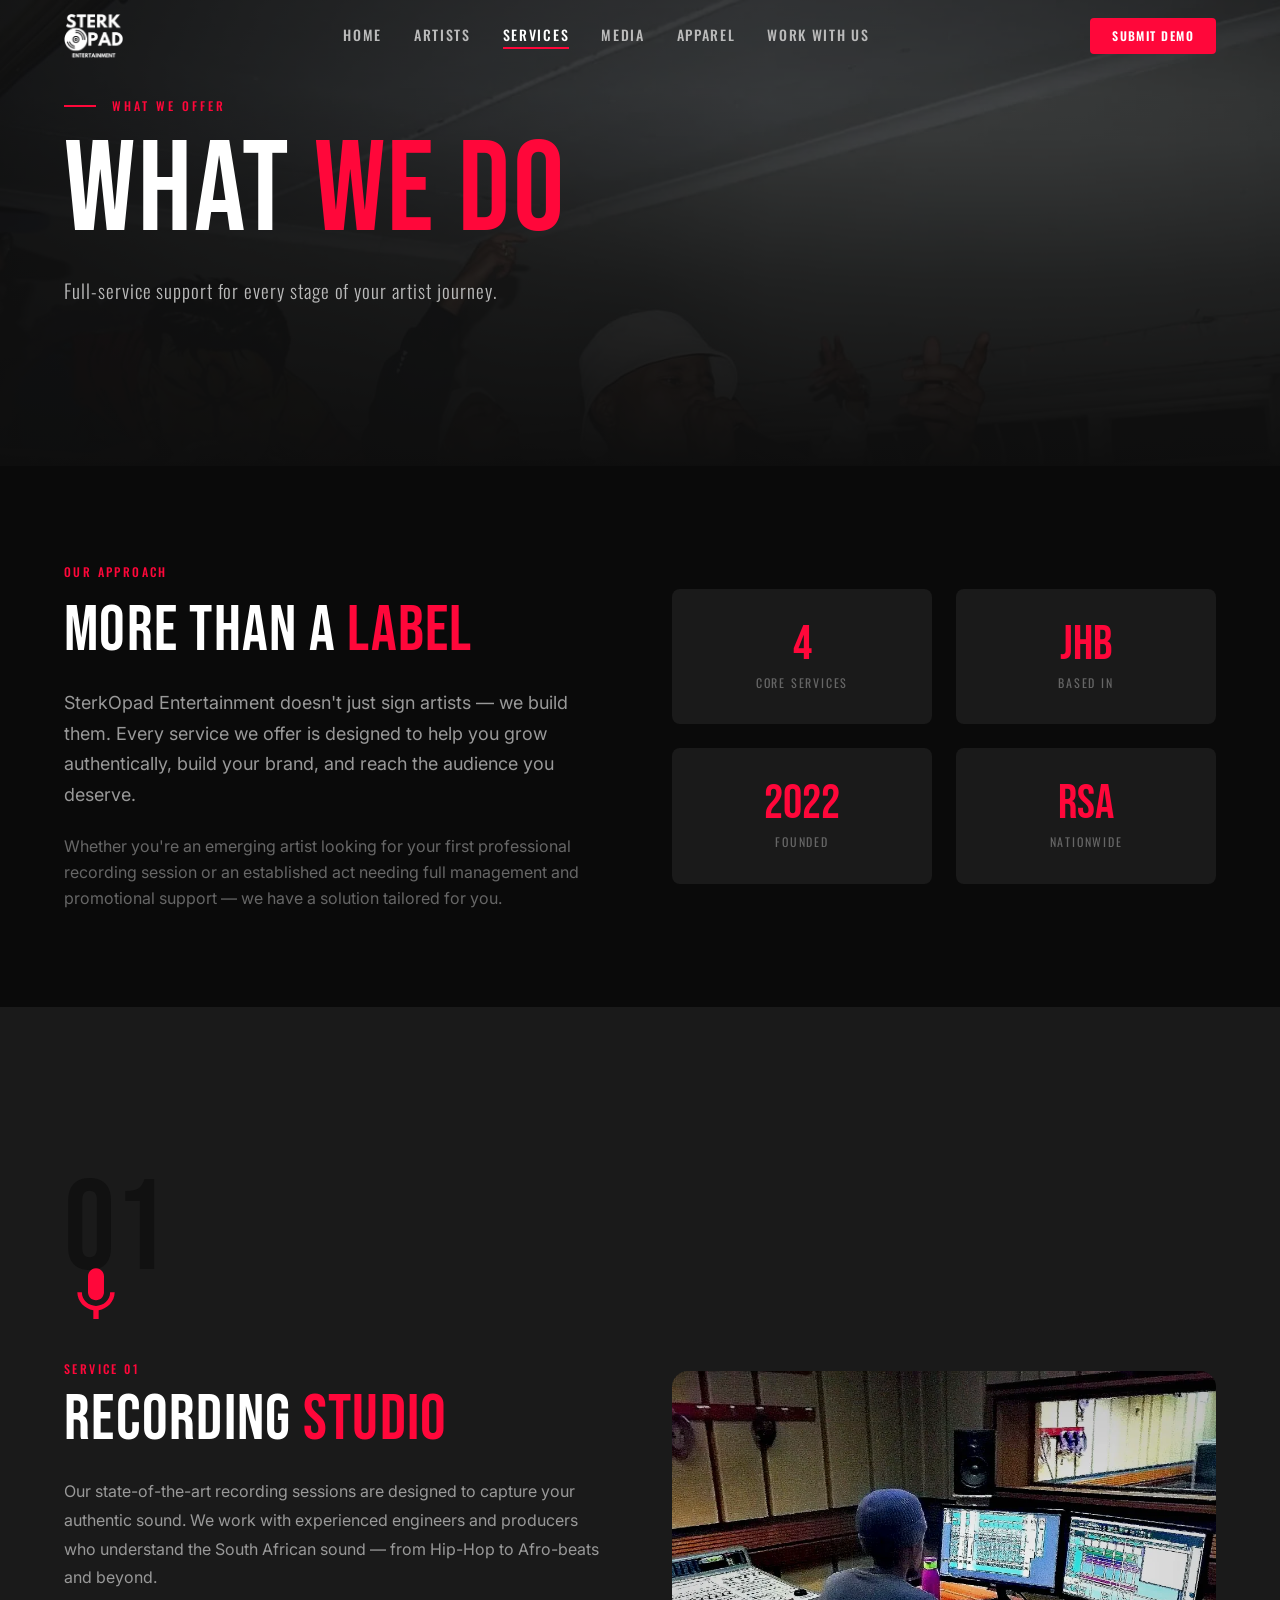
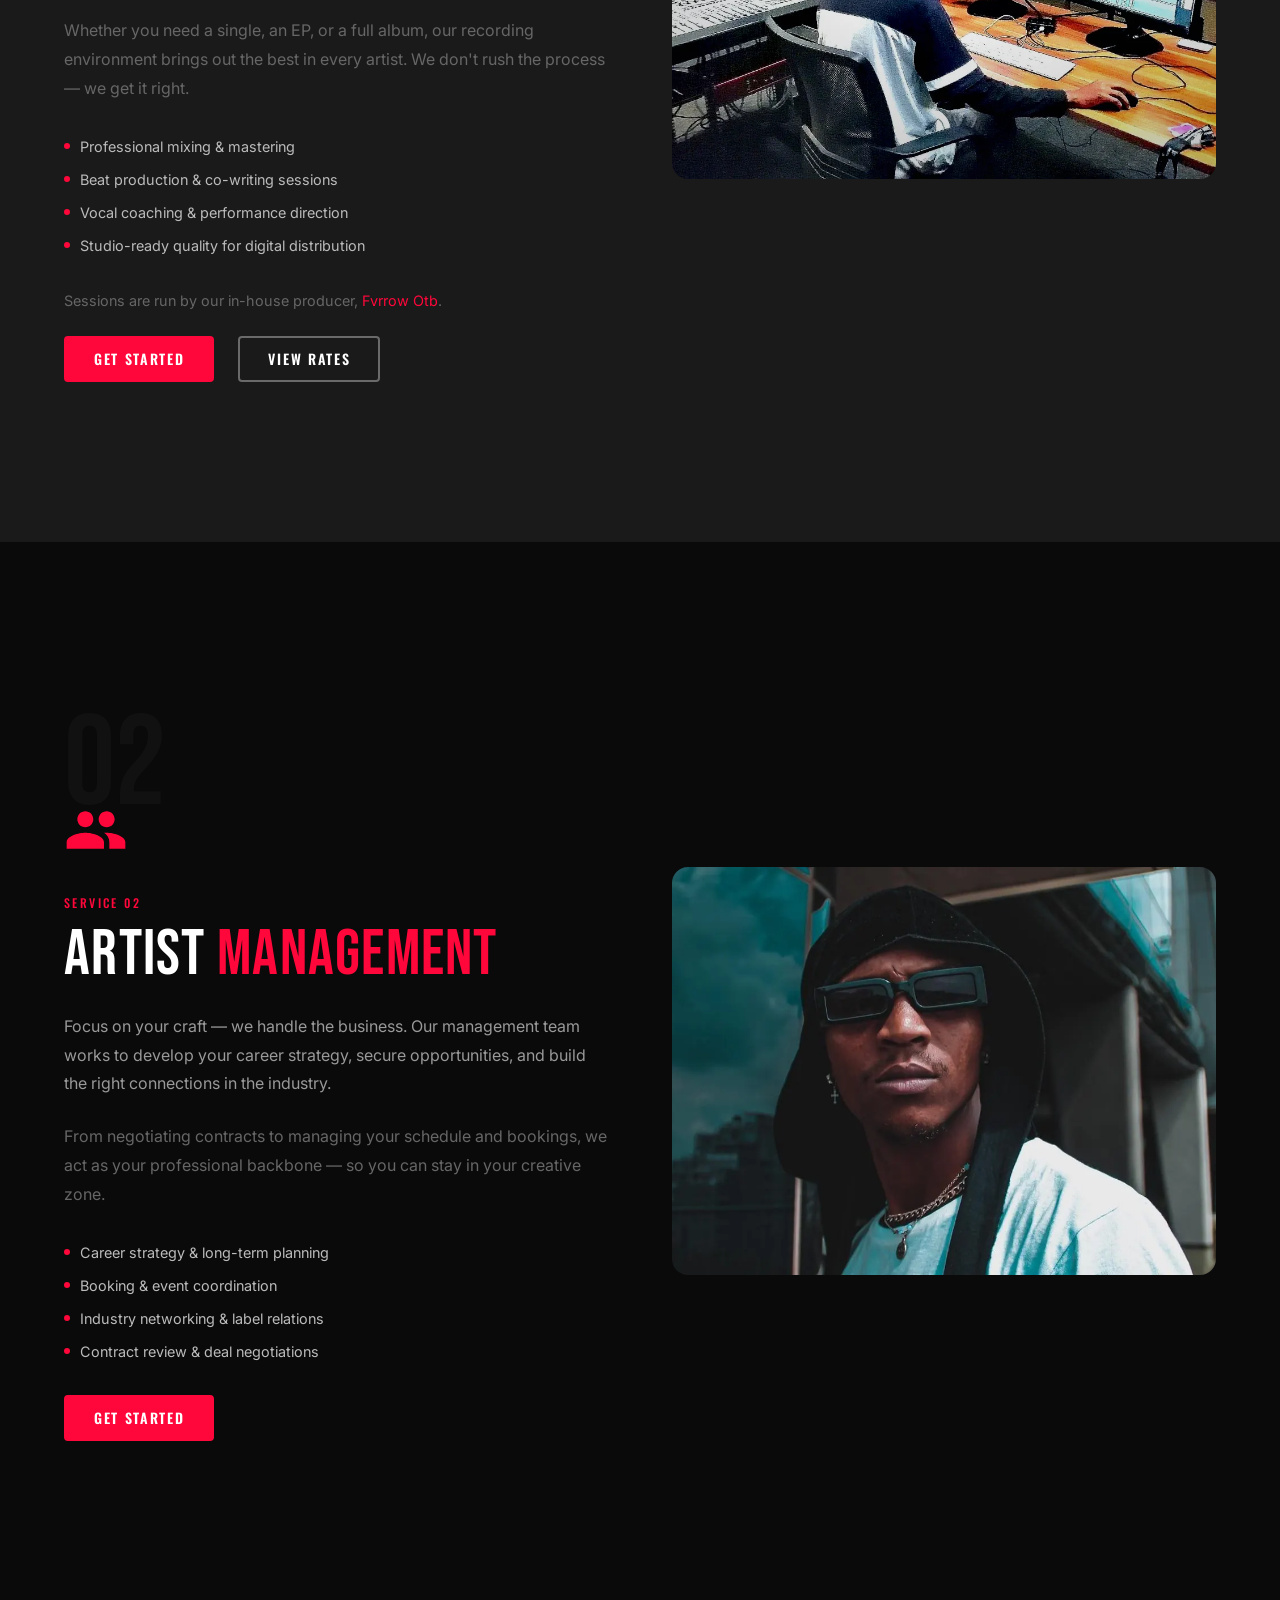
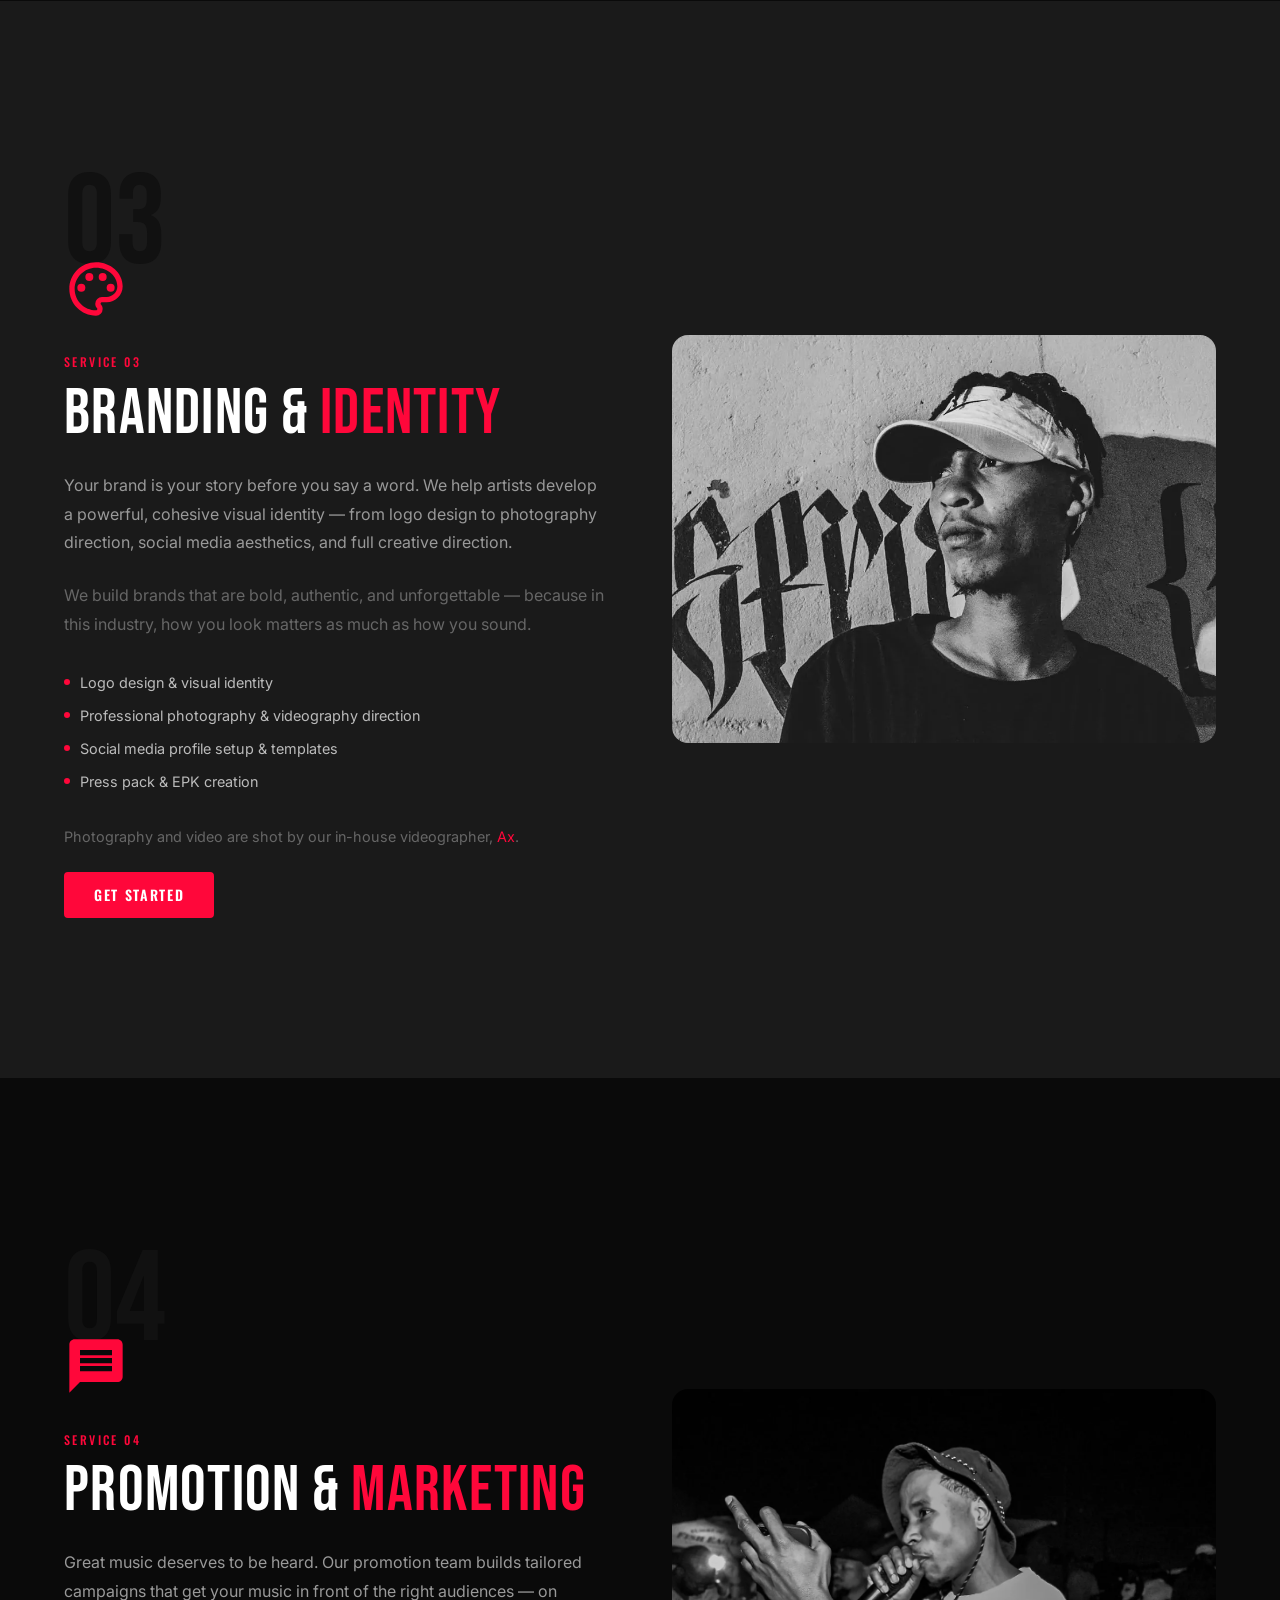
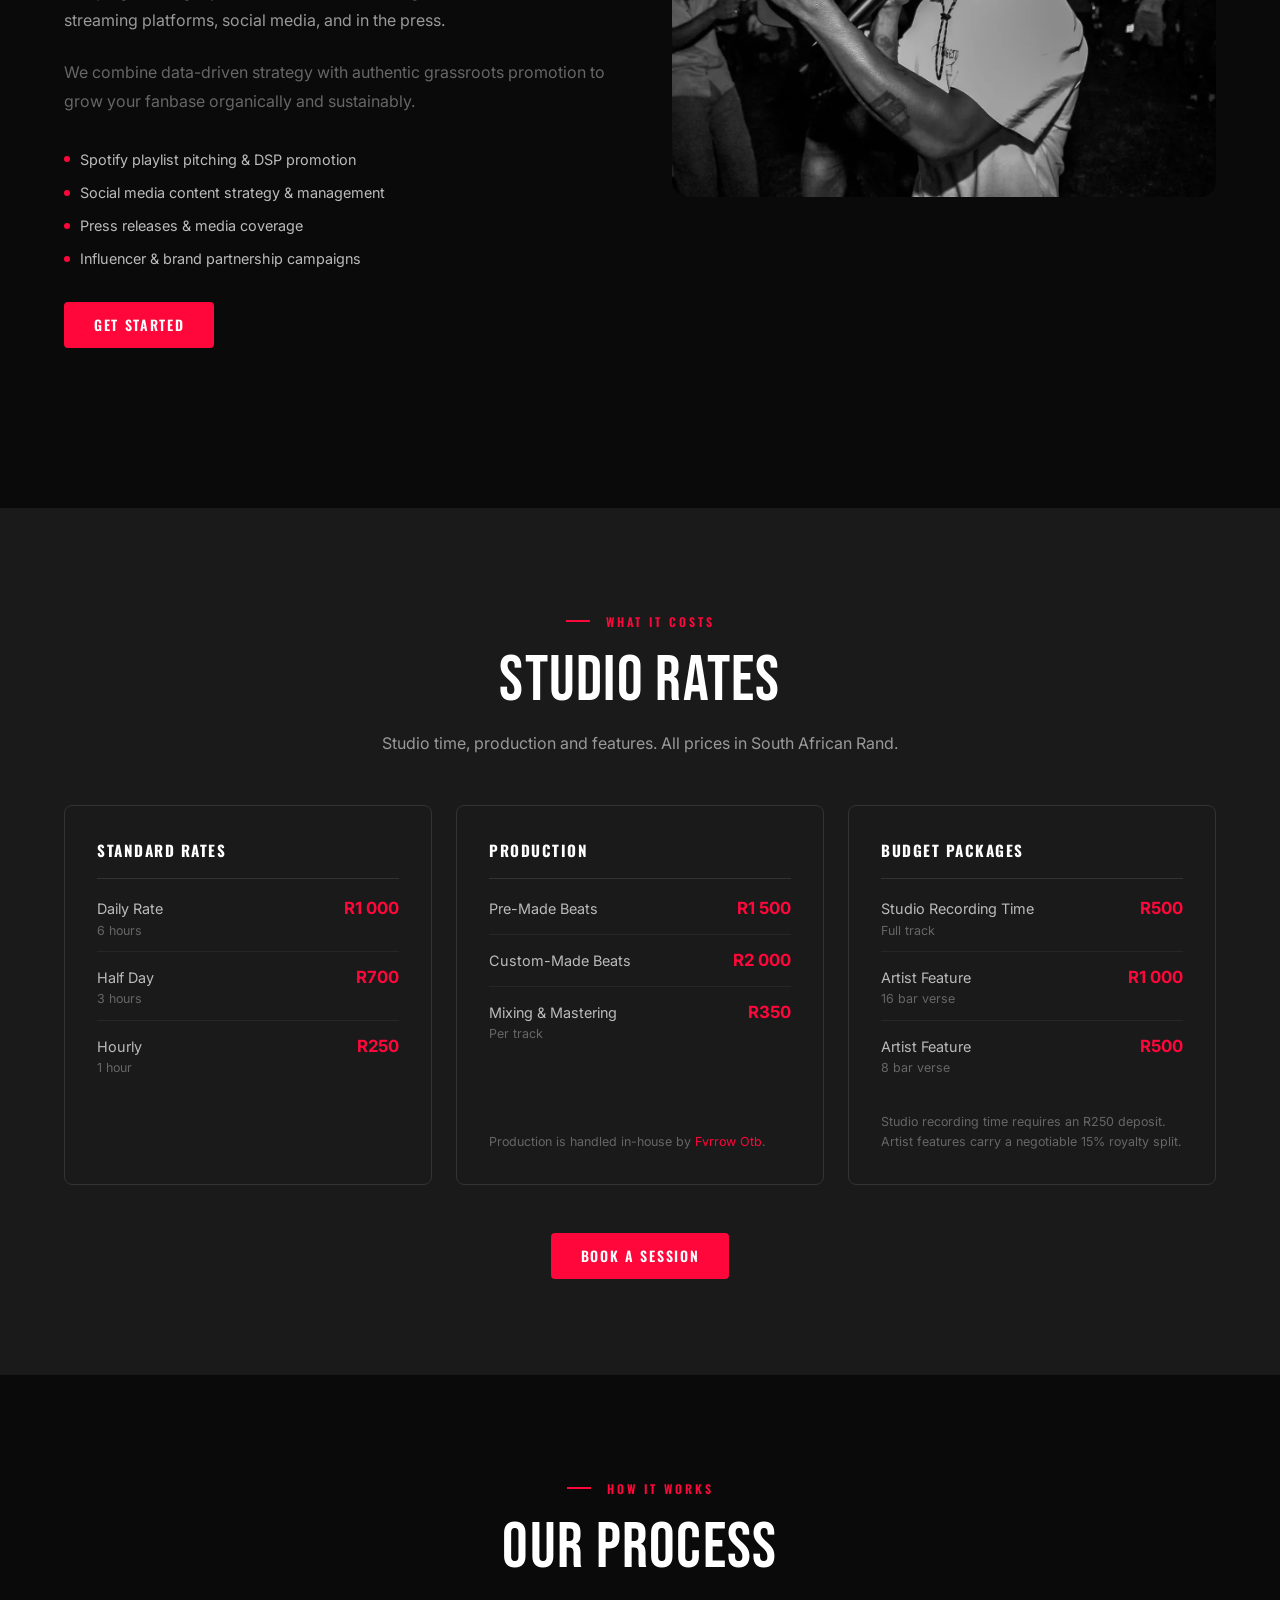
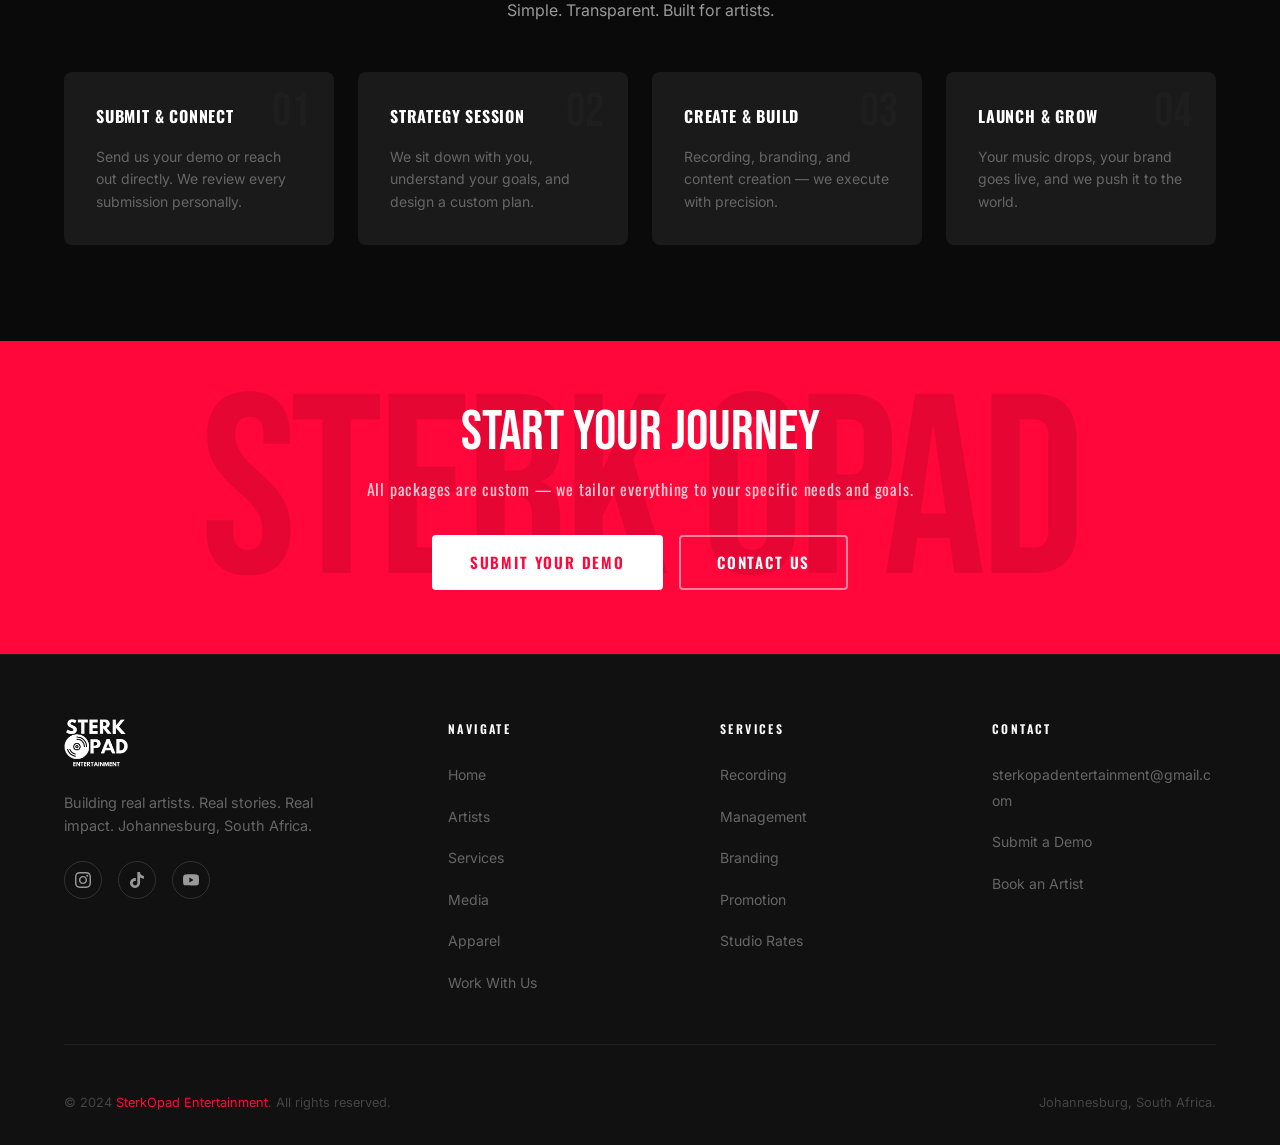
<file: services.html>
<!DOCTYPE html>
<html lang="en">
<head>
  <meta charset="UTF-8" />
  <meta name="viewport" content="width=device-width, initial-scale=1.0" />
  <title>Services — SterkOpad Entertainment</title>
  <meta name="description" content="SterkOpad Entertainment offers professional recording, artist management, branding, and promotion services to emerging and established South African artists." />

  <link rel="preconnect" href="https://fonts.googleapis.com" />
  <link rel="preconnect" href="https://fonts.gstatic.com" crossorigin />
  <link href="https://fonts.googleapis.com/css2?family=Bebas+Neue&family=Oswald:wght@300;400;500;600;700&family=Inter:wght@300;400;500;600&display=swap" rel="stylesheet" />

  <link rel="stylesheet" href="css/style.css?v=20261103e" />
  <link rel="icon" type="image/png" sizes="32x32" href="images/favicon-32.png" />
  <link rel="apple-touch-icon" sizes="180x180" href="images/apple-touch-icon.png" />
</head>
<body>

  <!-- NAVIGATION -->
  <nav class="nav" role="navigation" aria-label="Main navigation">
    <div class="nav__inner">
      <a href="index.html" class="nav__logo" aria-label="SterkOpad Entertainment — Home">
        <img src="images/logo.png" alt="SterkOpad Entertainment" width="59" height="44" />
      </a>
      <ul class="nav__links" role="list">
        <li><a href="index.html">Home</a></li>
        <li><a href="artists.html">Artists</a></li>
        <li><a href="services.html">Services</a></li>
        <li><a href="media.html">Media</a></li>
        <li><a href="apparel.html">Apparel</a></li>
        <li><a href="contact.html">Work With Us</a></li>
      </ul>
      <div class="nav__cta">
        <a href="contact.html#demo" class="btn btn--primary btn--sm">Submit Demo</a>
      </div>
      <button class="nav__hamburger" aria-label="Open menu" aria-expanded="false">
        <span></span><span></span><span></span>
      </button>
    </div>
  </nav>

  <nav class="nav__mobile" aria-label="Mobile navigation">
    <a href="index.html">Home</a>
    <a href="artists.html">Artists</a>
    <a href="services.html">Services</a>
    <a href="media.html">Media</a>
    <a href="apparel.html">Apparel</a>
    <a href="contact.html">Work With Us</a>
    <a href="contact.html#demo" class="btn btn--primary" style="margin-top:16px">Submit Demo</a>
  </nav>

  <!-- HERO -->
  <section class="hero hero--short" style="background:var(--grey-900);" aria-label="Services hero">
    <div class="hero__bg" style="opacity:0.3;">
      <img src="images/wazza-ogee/gallery-5.webp" alt="SterkOpad artists performing live" width="1280" height="853" fetchpriority="high" />
    </div>
    <div class="hero__content">
      <div class="hero__eyebrow"><span>What We Offer</span></div>
      <h1 class="hero__title animate-in">What <span>We Do</span></h1>
      <p class="hero__subtitle animate-in animate-in--delay-1">
        Full-service support for every stage of your artist journey.
      </p>
    </div>
  </section>

  <!-- INTRO -->
  <section class="section section--dark" aria-label="Services introduction">
    <div class="container">
      <div class="grid-2" style="gap:var(--space-6);align-items:center;">
        <div class="animate-in">
          <div class="overline" style="margin-bottom:var(--space-2);">Our Approach</div>
          <h2 style="color:var(--white);margin-bottom:var(--space-3);">More Than a <span style="color:var(--red);">Label</span></h2>
          <p class="body-large" style="color:var(--grey-400);margin-bottom:var(--space-3);">
            SterkOpad Entertainment doesn't just sign artists — we build them. Every service we offer is designed to help you grow authentically, build your brand, and reach the audience you deserve.
          </p>
          <p style="color:var(--grey-500);">
            Whether you're an emerging artist looking for your first professional recording session or an established act needing full management and promotional support — we have a solution tailored for you.
          </p>
        </div>
        <div class="animate-in animate-in--delay-2">
          <div class="grid-2" style="gap:var(--space-3);">
            <div style="background:var(--charcoal);border-radius:var(--radius-md);padding:var(--space-4);text-align:center;">
              <div style="font-family:var(--font-heading);font-size:3rem;color:var(--red);line-height:1;">4</div>
              <div style="font-family:var(--font-sub);font-size:0.75rem;letter-spacing:0.15em;text-transform:uppercase;color:var(--grey-500);margin-top:4px;">Core Services</div>
            </div>
            <div style="background:var(--charcoal);border-radius:var(--radius-md);padding:var(--space-4);text-align:center;">
              <div style="font-family:var(--font-heading);font-size:3rem;color:var(--red);line-height:1;">JHB</div>
              <div style="font-family:var(--font-sub);font-size:0.75rem;letter-spacing:0.15em;text-transform:uppercase;color:var(--grey-500);margin-top:4px;">Based In</div>
            </div>
            <div style="background:var(--charcoal);border-radius:var(--radius-md);padding:var(--space-4);text-align:center;">
              <div style="font-family:var(--font-heading);font-size:3rem;color:var(--red);line-height:1;">2022</div>
              <div style="font-family:var(--font-sub);font-size:0.75rem;letter-spacing:0.15em;text-transform:uppercase;color:var(--grey-500);margin-top:4px;">Founded</div>
            </div>
            <div style="background:var(--charcoal);border-radius:var(--radius-md);padding:var(--space-4);text-align:center;">
              <div style="font-family:var(--font-heading);font-size:3rem;color:var(--red);line-height:1;">RSA</div>
              <div style="font-family:var(--font-sub);font-size:0.75rem;letter-spacing:0.15em;text-transform:uppercase;color:var(--grey-500);margin-top:4px;">Nationwide</div>
            </div>
          </div>
        </div>
      </div>
    </div>
  </section>

  <!-- SERVICE 1: RECORDING -->
  <section class="section section--mid" id="recording" aria-label="Recording service">
    <div class="container">
      <div class="service-section">
        <div class="animate-in">
          <span class="service-section__number">01</span>
          <svg class="service-section__icon" viewBox="0 0 24 24" aria-hidden="true">
            <path d="M12 14c1.66 0 2.99-1.34 2.99-3L15 5c0-1.66-1.34-3-3-3S9 3.34 9 5v6c0 1.66 1.34 3 3 3zm5.3-3c0 3-2.54 5.1-5.3 5.1S6.7 14 6.7 11H5c0 3.41 2.72 6.23 6 6.72V21h2v-3.28c3.28-.48 6-3.3 6-6.72h-1.7z"/>
          </svg>
          <div class="overline" style="margin-bottom:var(--space-1);">Service 01</div>
          <h2 style="color:var(--white);margin-bottom:var(--space-3);">Recording <span style="color:var(--red);">Studio</span></h2>
          <p style="color:var(--grey-400);margin-bottom:var(--space-3);line-height:1.8;">
            Our state-of-the-art recording sessions are designed to capture your authentic sound. We work with experienced engineers and producers who understand the South African sound — from Hip-Hop to Afro-beats and beyond.
          </p>
          <p style="color:var(--grey-500);margin-bottom:var(--space-4);line-height:1.8;">
            Whether you need a single, an EP, or a full album, our recording environment brings out the best in every artist. We don't rush the process — we get it right.
          </p>
          <ul style="list-style:none;display:flex;flex-direction:column;gap:10px;margin-bottom:var(--space-4);">
            <li style="display:flex;align-items:center;gap:10px;color:var(--grey-300);font-size:0.9rem;">
              <span style="width:6px;height:6px;background:var(--red);border-radius:50%;flex-shrink:0;"></span>
              Professional mixing &amp; mastering
            </li>
            <li style="display:flex;align-items:center;gap:10px;color:var(--grey-300);font-size:0.9rem;">
              <span style="width:6px;height:6px;background:var(--red);border-radius:50%;flex-shrink:0;"></span>
              Beat production &amp; co-writing sessions
            </li>
            <li style="display:flex;align-items:center;gap:10px;color:var(--grey-300);font-size:0.9rem;">
              <span style="width:6px;height:6px;background:var(--red);border-radius:50%;flex-shrink:0;"></span>
              Vocal coaching &amp; performance direction
            </li>
            <li style="display:flex;align-items:center;gap:10px;color:var(--grey-300);font-size:0.9rem;">
              <span style="width:6px;height:6px;background:var(--red);border-radius:50%;flex-shrink:0;"></span>
              Studio-ready quality for digital distribution
            </li>
          </ul>
          <p style="color:var(--grey-500);margin-bottom:var(--space-3);font-size:0.9rem;">
            Sessions are run by our in-house producer, <a href="fvrrow-otb.html" style="color:var(--red);">Fvrrow Otb</a>.
          </p>
          <div class="flex gap-3" style="flex-wrap:wrap;">
            <a href="contact.html#demo" class="btn btn--primary">Get Started</a>
            <a href="#rates" class="btn btn--secondary">View Rates</a>
          </div>

        </div>
        <div class="service-section__visual animate-in animate-in--delay-2">
          <img src="images/fvrrow-otb/gallery-1.webp" alt="Fvrrow Otb at the SterkOpad studio console" width="1280" height="720" loading="lazy" style="width:100%;height:100%;object-fit:cover;" />
        </div>
      </div>
    </div>
  </section>

  <!-- SERVICE 2: MANAGEMENT -->
  <section class="section section--dark" id="management" aria-label="Artist management service">
    <div class="container">
      <div class="service-section reverse">
        <div class="service-section__visual animate-in">
          <img src="images/xanny-pxxl/hero.webp" alt="Xanny Pxxl, a SterkOpad managed artist" width="1080" height="720" loading="lazy" style="width:100%;height:100%;object-fit:cover;" />
        </div>
        <div class="animate-in animate-in--delay-2">
          <span class="service-section__number">02</span>
          <svg class="service-section__icon" viewBox="0 0 24 24" aria-hidden="true">
            <path d="M16 11c1.66 0 2.99-1.34 2.99-3S17.66 5 16 5c-1.66 0-3 1.34-3 3s1.34 3 3 3zm-8 0c1.66 0 2.99-1.34 2.99-3S9.66 5 8 5C6.34 5 5 6.34 5 8s1.34 3 3 3zm0 2c-2.33 0-7 1.17-7 3.5V19h14v-2.5c0-2.33-4.67-3.5-7-3.5zm8 0c-.29 0-.62.02-.97.05 1.16.84 1.97 1.97 1.97 3.45V19h6v-2.5c0-2.33-4.67-3.5-7-3.5z"/>
          </svg>
          <div class="overline" style="margin-bottom:var(--space-1);">Service 02</div>
          <h2 style="color:var(--white);margin-bottom:var(--space-3);">Artist <span style="color:var(--red);">Management</span></h2>
          <p style="color:var(--grey-400);margin-bottom:var(--space-3);line-height:1.8;">
            Focus on your craft — we handle the business. Our management team works to develop your career strategy, secure opportunities, and build the right connections in the industry.
          </p>
          <p style="color:var(--grey-500);margin-bottom:var(--space-4);line-height:1.8;">
            From negotiating contracts to managing your schedule and bookings, we act as your professional backbone — so you can stay in your creative zone.
          </p>
          <ul style="list-style:none;display:flex;flex-direction:column;gap:10px;margin-bottom:var(--space-4);">
            <li style="display:flex;align-items:center;gap:10px;color:var(--grey-300);font-size:0.9rem;">
              <span style="width:6px;height:6px;background:var(--red);border-radius:50%;flex-shrink:0;"></span>
              Career strategy &amp; long-term planning
            </li>
            <li style="display:flex;align-items:center;gap:10px;color:var(--grey-300);font-size:0.9rem;">
              <span style="width:6px;height:6px;background:var(--red);border-radius:50%;flex-shrink:0;"></span>
              Booking &amp; event coordination
            </li>
            <li style="display:flex;align-items:center;gap:10px;color:var(--grey-300);font-size:0.9rem;">
              <span style="width:6px;height:6px;background:var(--red);border-radius:50%;flex-shrink:0;"></span>
              Industry networking &amp; label relations
            </li>
            <li style="display:flex;align-items:center;gap:10px;color:var(--grey-300);font-size:0.9rem;">
              <span style="width:6px;height:6px;background:var(--red);border-radius:50%;flex-shrink:0;"></span>
              Contract review &amp; deal negotiations
            </li>
          </ul>
          <a href="contact.html#partnerships" class="btn btn--primary">Get Started</a>
        </div>
      </div>
    </div>
  </section>

  <!-- SERVICE 3: BRANDING -->
  <section class="section section--mid" id="branding" aria-label="Branding service">
    <div class="container">
      <div class="service-section">
        <div class="animate-in">
          <span class="service-section__number">03</span>
          <svg class="service-section__icon" viewBox="0 0 24 24" aria-hidden="true">
            <path d="M12 22C6.49 22 2 17.51 2 12S6.49 2 12 2s10 4.04 10 9c0 3.31-2.69 6-6 6h-1.77c-.28 0-.5.22-.5.5 0 .12.05.23.13.33.41.47.64 1.06.64 1.67A2.5 2.5 0 0 1 12 22zm0-18c-4.41 0-8 3.59-8 8s3.59 8 8 8c.28 0 .5-.22.5-.5a.54.54 0 0 0-.14-.33c-.41-.47-.63-1.05-.63-1.67a2.5 2.5 0 0 1 2.5-2.5H16c2.21 0 4-1.79 4-4 0-3.86-3.59-7-8-7z"/>
            <circle cx="6.5" cy="11.5" r="1.5"/><circle cx="9.5" cy="7.5" r="1.5"/><circle cx="14.5" cy="7.5" r="1.5"/><circle cx="17.5" cy="11.5" r="1.5"/>
          </svg>
          <div class="overline" style="margin-bottom:var(--space-1);">Service 03</div>
          <h2 style="color:var(--white);margin-bottom:var(--space-3);">Branding &amp; <span style="color:var(--red);">Identity</span></h2>
          <p style="color:var(--grey-400);margin-bottom:var(--space-3);line-height:1.8;">
            Your brand is your story before you say a word. We help artists develop a powerful, cohesive visual identity — from logo design to photography direction, social media aesthetics, and full creative direction.
          </p>
          <p style="color:var(--grey-500);margin-bottom:var(--space-4);line-height:1.8;">
            We build brands that are bold, authentic, and unforgettable — because in this industry, how you look matters as much as how you sound.
          </p>
          <ul style="list-style:none;display:flex;flex-direction:column;gap:10px;margin-bottom:var(--space-4);">
            <li style="display:flex;align-items:center;gap:10px;color:var(--grey-300);font-size:0.9rem;">
              <span style="width:6px;height:6px;background:var(--red);border-radius:50%;flex-shrink:0;"></span>
              Logo design &amp; visual identity
            </li>
            <li style="display:flex;align-items:center;gap:10px;color:var(--grey-300);font-size:0.9rem;">
              <span style="width:6px;height:6px;background:var(--red);border-radius:50%;flex-shrink:0;"></span>
              Professional photography &amp; videography direction
            </li>
            <li style="display:flex;align-items:center;gap:10px;color:var(--grey-300);font-size:0.9rem;">
              <span style="width:6px;height:6px;background:var(--red);border-radius:50%;flex-shrink:0;"></span>
              Social media profile setup &amp; templates
            </li>
            <li style="display:flex;align-items:center;gap:10px;color:var(--grey-300);font-size:0.9rem;">
              <span style="width:6px;height:6px;background:var(--red);border-radius:50%;flex-shrink:0;"></span>
              Press pack &amp; EPK creation
            </li>
          </ul>
          <p style="color:var(--grey-500);margin-bottom:var(--space-3);font-size:0.9rem;">
            Photography and video are shot by our in-house videographer, <a href="ax.html" style="color:var(--red);">Ax</a>.
          </p>
          <a href="contact.html" class="btn btn--primary">Get Started</a>
        </div>
        <div class="service-section__visual animate-in animate-in--delay-2">
          <img src="images/larnie-ogee/hero.webp" alt="Larnie OGee photographed against lettering artwork" width="1066" height="710" loading="lazy" style="width:100%;height:100%;object-fit:cover;" />
        </div>
      </div>
    </div>
  </section>

  <!-- SERVICE 4: PROMOTION -->
  <section class="section section--dark" id="promotion" aria-label="Promotion service">
    <div class="container">
      <div class="service-section reverse">
        <div class="service-section__visual animate-in">
          <img src="images/wazza-ogee/gallery-1.webp" alt="Wazza OGee performing to a crowd" width="1400" height="933" loading="lazy" style="width:100%;height:100%;object-fit:cover;" />
        </div>
        <div class="animate-in animate-in--delay-2">
          <span class="service-section__number">04</span>
          <svg class="service-section__icon" viewBox="0 0 24 24" aria-hidden="true">
            <path d="M20 2H4c-1.1 0-1.99.9-1.99 2L2 22l4-4h14c1.1 0 2-.9 2-2V4c0-1.1-.9-2-2-2zm-2 12H6v-2h12v2zm0-3H6V9h12v2zm0-3H6V6h12v2z"/>
          </svg>
          <div class="overline" style="margin-bottom:var(--space-1);">Service 04</div>
          <h2 style="color:var(--white);margin-bottom:var(--space-3);">Promotion &amp; <span style="color:var(--red);">Marketing</span></h2>
          <p style="color:var(--grey-400);margin-bottom:var(--space-3);line-height:1.8;">
            Great music deserves to be heard. Our promotion team builds tailored campaigns that get your music in front of the right audiences — on streaming platforms, social media, and in the press.
          </p>
          <p style="color:var(--grey-500);margin-bottom:var(--space-4);line-height:1.8;">
            We combine data-driven strategy with authentic grassroots promotion to grow your fanbase organically and sustainably.
          </p>
          <ul style="list-style:none;display:flex;flex-direction:column;gap:10px;margin-bottom:var(--space-4);">
            <li style="display:flex;align-items:center;gap:10px;color:var(--grey-300);font-size:0.9rem;">
              <span style="width:6px;height:6px;background:var(--red);border-radius:50%;flex-shrink:0;"></span>
              Spotify playlist pitching &amp; DSP promotion
            </li>
            <li style="display:flex;align-items:center;gap:10px;color:var(--grey-300);font-size:0.9rem;">
              <span style="width:6px;height:6px;background:var(--red);border-radius:50%;flex-shrink:0;"></span>
              Social media content strategy &amp; management
            </li>
            <li style="display:flex;align-items:center;gap:10px;color:var(--grey-300);font-size:0.9rem;">
              <span style="width:6px;height:6px;background:var(--red);border-radius:50%;flex-shrink:0;"></span>
              Press releases &amp; media coverage
            </li>
            <li style="display:flex;align-items:center;gap:10px;color:var(--grey-300);font-size:0.9rem;">
              <span style="width:6px;height:6px;background:var(--red);border-radius:50%;flex-shrink:0;"></span>
              Influencer &amp; brand partnership campaigns
            </li>
          </ul>
          <a href="contact.html" class="btn btn--primary">Get Started</a>
        </div>
      </div>
    </div>
  </section>

  <!-- STUDIO RATES -->
  <section class="section section--mid" id="rates" aria-label="Studio rates">
    <div class="container">
      <div class="section-header section-header--center animate-in">
        <div class="section-header__eyebrow"><span>What It Costs</span></div>
        <h2 class="section-header__title">Studio Rates</h2>
        <p class="section-header__subtitle">Studio time, production and features. All prices in South African Rand.</p>
      </div>

      <div class="rates-grid animate-in animate-in--delay-1">

        <div class="rate-card">
          <p class="rate-card__title">Standard Rates</p>
          <div class="rate-row">
            <span class="rate-row__label">Daily Rate<span class="rate-row__unit">6 hours</span></span>
            <span class="rate-row__price">R1 000</span>
          </div>
          <div class="rate-row">
            <span class="rate-row__label">Half Day<span class="rate-row__unit">3 hours</span></span>
            <span class="rate-row__price">R700</span>
          </div>
          <div class="rate-row">
            <span class="rate-row__label">Hourly<span class="rate-row__unit">1 hour</span></span>
            <span class="rate-row__price">R250</span>
          </div>
        </div>

        <div class="rate-card">
          <p class="rate-card__title">Production</p>
          <div class="rate-row">
            <span class="rate-row__label">Pre-Made Beats</span>
            <span class="rate-row__price">R1 500</span>
          </div>
          <div class="rate-row">
            <span class="rate-row__label">Custom-Made Beats</span>
            <span class="rate-row__price">R2 000</span>
          </div>
          <div class="rate-row">
            <span class="rate-row__label">Mixing &amp; Mastering<span class="rate-row__unit">Per track</span></span>
            <span class="rate-row__price">R350</span>
          </div>
          <p class="rate-card__note">
            Production is handled in-house by <a href="fvrrow-otb.html" style="color:var(--red);">Fvrrow Otb</a>.
          </p>
        </div>

        <div class="rate-card">
          <p class="rate-card__title">Budget Packages</p>
          <div class="rate-row">
            <span class="rate-row__label">Studio Recording Time<span class="rate-row__unit">Full track</span></span>
            <span class="rate-row__price">R500</span>
          </div>
          <div class="rate-row">
            <span class="rate-row__label">Artist Feature<span class="rate-row__unit">16 bar verse</span></span>
            <span class="rate-row__price">R1 000</span>
          </div>
          <div class="rate-row">
            <span class="rate-row__label">Artist Feature<span class="rate-row__unit">8 bar verse</span></span>
            <span class="rate-row__price">R500</span>
          </div>
          <p class="rate-card__note">
            Studio recording time requires an R250 deposit. Artist features carry a
            negotiable 15% royalty split.
          </p>
        </div>

      </div>

      <div class="text-center mt-5 animate-in animate-in--delay-2">
        <a href="contact.html#booking" class="btn btn--primary">Book a Session</a>
      </div>
    </div>
  </section>

  <!-- PROCESS -->
  <section class="section section--dark" aria-label="Our process">
    <div class="container">
      <div class="section-header section-header--center animate-in">
        <div class="section-header__eyebrow"><span>How It Works</span></div>
        <h2 class="section-header__title">Our Process</h2>
        <p class="section-header__subtitle">Simple. Transparent. Built for artists.</p>
      </div>

      <div class="process-steps animate-in animate-in--delay-1">
        <div class="process-step">
          <div class="process-step__title">Submit &amp; Connect</div>
          <p class="process-step__text">Send us your demo or reach out directly. We review every submission personally.</p>
        </div>
        <div class="process-step">
          <div class="process-step__title">Strategy Session</div>
          <p class="process-step__text">We sit down with you, understand your goals, and design a custom plan.</p>
        </div>
        <div class="process-step">
          <div class="process-step__title">Create &amp; Build</div>
          <p class="process-step__text">Recording, branding, and content creation — we execute with precision.</p>
        </div>
        <div class="process-step">
          <div class="process-step__title">Launch &amp; Grow</div>
          <p class="process-step__text">Your music drops, your brand goes live, and we push it to the world.</p>
        </div>
      </div>
    </div>
  </section>

  <!-- CTA STRIP -->
  <section class="cta-strip" aria-label="Start your journey">
    <div class="container">
      <p class="cta-strip__title animate-in">Start Your Journey</p>
      <p class="cta-strip__subtitle animate-in animate-in--delay-1">All packages are custom — we tailor everything to your specific needs and goals.</p>
      <div class="cta-strip__actions animate-in animate-in--delay-2">
        <a href="contact.html#demo" class="btn btn--primary btn--lg">Submit Your Demo</a>
        <a href="contact.html" class="btn btn--secondary btn--lg">Contact Us</a>
      </div>
    </div>
  </section>

  <!-- FOOTER -->
  <footer class="footer" role="contentinfo">
    <div class="container">
      <div class="footer__top">
        <div class="footer__brand">
          <img src="images/logo.png" alt="SterkOpad Entertainment" width="64" height="48" />
          <p class="footer__tagline">Building real artists. Real stories. Real impact. Johannesburg, South Africa.</p>
          <div class="footer__social">
            <a href="https://linktr.ee/SterkOpadEntertainment" aria-label="Instagram" target="_blank" rel="noopener noreferrer"><svg viewBox="0 0 24 24"><path d="M12 2.163c3.204 0 3.584.012 4.85.07 3.252.148 4.771 1.691 4.919 4.919.058 1.265.069 1.645.069 4.849 0 3.205-.012 3.584-.069 4.849-.149 3.225-1.664 4.771-4.919 4.919-1.266.058-1.644.07-4.85.07-3.204 0-3.584-.012-4.849-.07-3.26-.149-4.771-1.699-4.919-4.92-.058-1.265-.07-1.644-.07-4.849 0-3.204.013-3.583.07-4.849.149-3.227 1.664-4.771 4.919-4.919 1.266-.057 1.645-.069 4.849-.069zm0-2.163c-3.259 0-3.667.014-4.947.072-4.358.2-6.78 2.618-6.98 6.98-.059 1.281-.073 1.689-.073 4.948 0 3.259.014 3.668.072 4.948.2 4.358 2.618 6.78 6.98 6.98 1.281.058 1.689.072 4.948.072 3.259 0 3.668-.014 4.948-.072 4.354-.2 6.782-2.618 6.979-6.98.059-1.28.073-1.689.073-4.948 0-3.259-.014-3.667-.072-4.947-.196-4.354-2.617-6.78-6.979-6.98-1.281-.059-1.69-.073-4.949-.073zm0 5.838c-3.403 0-6.162 2.759-6.162 6.162s2.759 6.163 6.162 6.163 6.162-2.759 6.162-6.163c0-3.403-2.759-6.162-6.162-6.162zm0 10.162c-2.209 0-4-1.79-4-4 0-2.209 1.791-4 4-4s4 1.791 4 4c0 2.21-1.791 4-4 4zm6.406-11.845c-.796 0-1.441.645-1.441 1.44s.645 1.44 1.441 1.44c.795 0 1.439-.645 1.439-1.44s-.644-1.44-1.439-1.44z"/></svg></a>
            <a href="https://linktr.ee/SterkOpadEntertainment" aria-label="TikTok" target="_blank" rel="noopener noreferrer"><svg viewBox="0 0 24 24"><path d="M12.525.02c1.31-.02 2.61-.01 3.91-.02.08 1.53.63 3.09 1.75 4.17 1.12 1.11 2.7 1.62 4.24 1.79v4.03c-1.44-.05-2.89-.35-4.2-.97-.57-.26-1.1-.59-1.62-.93-.01 2.92.01 5.84-.02 8.75-.08 1.4-.54 2.79-1.35 3.94-1.31 1.92-3.58 3.17-5.91 3.21-1.43.08-2.86-.31-4.08-1.03-2.02-1.19-3.44-3.37-3.65-5.71-.02-.5-.03-1-.01-1.49.18-1.9 1.12-3.72 2.58-4.96 1.66-1.44 3.98-2.13 6.15-1.72.02 1.48-.04 2.96-.04 4.44-.99-.32-2.15-.23-3.02.37-.63.41-1.11 1.04-1.36 1.75-.21.51-.15 1.07-.14 1.61.24 1.64 1.82 3.02 3.5 2.87 1.12-.01 2.19-.66 2.77-1.61.19-.33.4-.67.41-1.06.1-1.79.06-3.57.07-5.36.01-4.03-.01-8.05.02-12.07z"/></svg></a>
            <a href="https://www.youtube.com/@sterkopadentertainment" aria-label="YouTube" target="_blank" rel="noopener noreferrer"><svg viewBox="0 0 24 24"><path d="M23.498 6.186a3.016 3.016 0 0 0-2.122-2.136C19.505 3.545 12 3.545 12 3.545s-7.505 0-9.377.505A3.017 3.017 0 0 0 .502 6.186C0 8.07 0 12 0 12s0 3.93.502 5.814a3.016 3.016 0 0 0 2.122 2.136c1.871.505 9.376.505 9.376.505s7.505 0 9.377-.505a3.015 3.015 0 0 0 2.122-2.136C24 15.93 24 12 24 12s0-3.93-.502-5.814zM9.545 15.568V8.432L15.818 12l-6.273 3.568z"/></svg></a>
          </div>
        </div>
        <div>
          <p class="footer__col-title">Navigate</p>
          <ul class="footer__links">
            <li><a href="index.html">Home</a></li>
            <li><a href="artists.html">Artists</a></li>
            <li><a href="services.html">Services</a></li>
            <li><a href="media.html">Media</a></li>
            <li><a href="apparel.html">Apparel</a></li>
            <li><a href="contact.html">Work With Us</a></li>
          </ul>
        </div>
        <div>
          <p class="footer__col-title">Services</p>
          <ul class="footer__links">
            <li><a href="#recording">Recording</a></li>
            <li><a href="#management">Management</a></li>
            <li><a href="#branding">Branding</a></li>
            <li><a href="#promotion">Promotion</a></li>
            <li><a href="#rates">Studio Rates</a></li>
          </ul>
        </div>
        <div>
          <p class="footer__col-title">Contact</p>
          <ul class="footer__links">
            <li><a href="mailto:sterkopadentertainment@gmail.com">sterkopadentertainment@gmail.com</a></li>
            <li><a href="contact.html#demo">Submit a Demo</a></li>
            <li><a href="contact.html#booking">Book an Artist</a></li>
          </ul>
        </div>
      </div>
      <div class="footer__bottom">
        <p class="footer__copy">&copy; 2024 <span>SterkOpad Entertainment</span>. All rights reserved.</p>
        <p class="footer__copy">Johannesburg, South Africa.</p>
      </div>
    </div>
  </footer>


  <script src="js/main.js?v=20261103b"></script>
</body>
</html>
</file>
<file: css/style.css>
/* ============================================================
   STERK OPAD ENTERTAINMENT — DESIGN SYSTEM
   ============================================================
   Sections:
   1.  CSS Custom Properties (Design Tokens)
   2.  Reset & Base
   3.  Typography
   4.  Layout Utilities
   5.  Navigation
   6.  Hero
   7.  Buttons
   8.  Artist Cards
   9.  Release Cards
   10. Service Cards
   11. Section Headers
   12. CTA Strip
   13. Forms
   14. Gallery & Lightbox
   15. Footer
   16. Merch Store (apparel.html)
   17. Scroll Animations
   18. Page-Specific: Artists
   19. Page-Specific: Artist Profile
   20. Page-Specific: Services
   21. Page-Specific: Contact
   22. Page-Specific: Media
   23. Responsive
   ============================================================ */

/* ============================================================
   1. CSS CUSTOM PROPERTIES
   ============================================================ */
:root {
  /* Brand Colours */
  --black:      #0A0A0A;
  --charcoal:   #1A1A1A;
  --charcoal-2: #222222;
  --red:        #FF073A;
  --red-dark:   #CC0030;
  --white:      #FFFFFF;

  /* Greys */
  --grey-900: #111111;
  --grey-800: #1E1E1E;
  --grey-700: #333333;
  --grey-600: #444444;
  --grey-500: #666666;
  --grey-400: #999999;
  --grey-300: #BBBBBB;

  /* apparel.html follows the label's Nov 2026 "STERK OPAD CATALOG.pdf": a
     pale floral texture and a deep brown panel (the PDF's own fill). The
     catalogue's steel-blue rule is swapped for the site's --red. */
  --catalog-brown:     #1E0F0F;

  /* WhatsApp brand green. Used by .btn--whatsapp and the merch card CTA. */
  --wa-green:      #25D366;
  --wa-green-dark: #1EA855;

  /* Typography */
  --font-heading:  'Bebas Neue', sans-serif;
  --font-sub:      'Oswald', sans-serif;
  --font-body:     'Inter', sans-serif;

  /* Spacing (8px base) */
  --space-1:  8px;
  --space-2:  16px;
  --space-3:  24px;
  --space-4:  32px;
  --space-5:  48px;
  --space-6:  64px;
  --space-7:  96px;
  --space-8:  128px;

  /* Border Radius */
  --radius-sm: 4px;
  --radius-md: 8px;
  --radius-lg: 16px;

  /* Transitions */
  --transition: 0.3s cubic-bezier(0.4, 0, 0.2, 1);
  --transition-slow: 0.6s cubic-bezier(0.4, 0, 0.2, 1);

  /* Shadows */
  --shadow-card: 0 4px 24px rgba(0,0,0,0.5);
  --shadow-red:  0 0 24px rgba(255,7,58,0.3);

  /* Nav */
  --nav-height: 72px;

  /* Container */
  --container-max: 1280px;
  --container-pad: clamp(20px, 5vw, 80px);
}

/* ============================================================
   2. RESET & BASE
   ============================================================ */
*, *::before, *::after {
  box-sizing: border-box;
  margin: 0;
  padding: 0;
}

html {
  scroll-behavior: smooth;
  font-size: 16px;
  -webkit-text-size-adjust: 100%;
}

body {
  background-color: var(--black);
  color: var(--white);
  font-family: var(--font-body);
  font-size: 1rem;
  line-height: 1.6;
  overflow-x: hidden;
}

img {
  display: block;
  max-width: 100%;
  height: auto;
}

a {
  color: inherit;
  text-decoration: none;
}

ul, ol {
  list-style: none;
}

button {
  cursor: pointer;
  border: none;
  background: none;
  font-family: inherit;
}

input, textarea, select {
  font-family: inherit;
}

iframe {
  border: none;
}

/* ============================================================
   3. TYPOGRAPHY
   ============================================================ */
h1, h2, h3, h4, h5, h6 {
  font-family: var(--font-heading);
  font-weight: 400;
  line-height: 1.05;
  letter-spacing: 0.02em;
  text-transform: uppercase;
}

h1 { font-size: clamp(3rem, 10vw, 8rem); }
h2 { font-size: clamp(2rem, 5vw, 4rem); }
h3 { font-size: clamp(1.5rem, 3vw, 2.4rem); }
h4 { font-size: clamp(1.2rem, 2vw, 1.8rem); font-family: var(--font-sub); font-weight: 600; letter-spacing: 0.05em; }
h5 { font-size: 1.1rem; font-family: var(--font-sub); font-weight: 500; }

.overline {
  font-family: var(--font-sub);
  font-size: 0.75rem;
  font-weight: 500;
  letter-spacing: 0.2em;
  text-transform: uppercase;
  color: var(--red);
}

.body-large { font-size: 1.125rem; line-height: 1.7; }
.body-small { font-size: 0.875rem; color: var(--grey-400); }

/* ============================================================
   4. LAYOUT UTILITIES
   ============================================================ */
.container {
  width: 100%;
  max-width: var(--container-max);
  margin-inline: auto;
  padding-inline: var(--container-pad);
}

.section {
  padding-block: var(--space-7);
}

.section--dark  { background-color: var(--black); }
.section--mid   { background-color: var(--charcoal); }
.section--deep  { background-color: var(--grey-900); }

.grid-2 { display: grid; grid-template-columns: repeat(2, 1fr); gap: var(--space-3); }
.grid-3 { display: grid; grid-template-columns: repeat(3, 1fr); gap: var(--space-3); }
.grid-4 { display: grid; grid-template-columns: repeat(4, 1fr); gap: var(--space-3); }

.flex        { display: flex; }
.flex-center { display: flex; align-items: center; justify-content: center; }
.flex-between{ display: flex; align-items: center; justify-content: space-between; }
.flex-col    { display: flex; flex-direction: column; }
.gap-1 { gap: var(--space-1); }
.gap-2 { gap: var(--space-2); }
.gap-3 { gap: var(--space-3); }
.gap-4 { gap: var(--space-4); }

.text-center { text-align: center; }
.text-right  { text-align: right; }

.mt-1 { margin-top: var(--space-1); }
.mt-2 { margin-top: var(--space-2); }
.mt-3 { margin-top: var(--space-3); }
.mt-4 { margin-top: var(--space-4); }
.mt-5 { margin-top: var(--space-5); }

/* ============================================================
   5. NAVIGATION
   ============================================================ */
.nav {
  position: fixed;
  top: 0;
  left: 0;
  right: 0;
  z-index: 1000;
  height: var(--nav-height);
  display: flex;
  align-items: center;
  transition: background var(--transition), box-shadow var(--transition);
  padding-inline: var(--container-pad);
}

.nav.scrolled {
  background-color: rgba(10,10,10,0.97);
  box-shadow: 0 1px 0 rgba(255,255,255,0.06);
  backdrop-filter: blur(12px);
  -webkit-backdrop-filter: blur(12px);
}

.nav__inner {
  width: 100%;
  max-width: var(--container-max);
  margin-inline: auto;
  display: flex;
  align-items: center;
  justify-content: space-between;
  gap: var(--space-4);
}

.nav__logo {
  flex-shrink: 0;
  display: flex;
  align-items: center;
}

.nav__logo img {
  height: 44px;
  width: auto;
}

.nav__links {
  display: flex;
  align-items: center;
  gap: var(--space-4);
}

.nav__links a {
  font-family: var(--font-sub);
  font-size: 0.875rem;
  font-weight: 500;
  letter-spacing: 0.12em;
  text-transform: uppercase;
  color: var(--grey-300);
  transition: color var(--transition);
  position: relative;
  padding-bottom: 2px;
}

.nav__links a::after {
  content: '';
  position: absolute;
  bottom: -2px;
  left: 0;
  width: 0;
  height: 2px;
  background: var(--red);
  transition: width var(--transition);
}

.nav__links a:hover,
.nav__links a.active {
  color: var(--white);
}

.nav__links a:hover::after,
.nav__links a.active::after {
  width: 100%;
}

.nav__cta {
  flex-shrink: 0;
}

/* Hamburger */
.nav__hamburger {
  display: none;
  flex-direction: column;
  gap: 5px;
  padding: 8px;
  cursor: pointer;
  background: none;
  border: none;
  z-index: 1100;
}

.nav__hamburger span {
  display: block;
  width: 24px;
  height: 2px;
  background: var(--white);
  transition: transform var(--transition), opacity var(--transition);
  transform-origin: center;
}

.nav__hamburger.open span:nth-child(1) { transform: translateY(7px) rotate(45deg); }
.nav__hamburger.open span:nth-child(2) { opacity: 0; transform: scaleX(0); }
.nav__hamburger.open span:nth-child(3) { transform: translateY(-7px) rotate(-45deg); }

/* Mobile nav overlay */
.nav__mobile {
  display: none;
  position: fixed;
  inset: 0;
  background: rgba(10,10,10,0.98);
  z-index: 999;
  flex-direction: column;
  align-items: center;
  justify-content: center;
  gap: var(--space-4);
  opacity: 0;
  pointer-events: none;
  transition: opacity var(--transition);
}

.nav__mobile.open {
  opacity: 1;
  pointer-events: all;
}

.nav__mobile a {
  font-family: var(--font-heading);
  font-size: clamp(2rem, 8vw, 3.5rem);
  color: var(--white);
  letter-spacing: 0.05em;
  text-transform: uppercase;
  transition: color var(--transition);
}

.nav__mobile a:hover { color: var(--red); }

/* ============================================================
   6. HERO
   ============================================================ */
.hero {
  position: relative;
  min-height: 100svh;
  display: flex;
  align-items: center;
  overflow: hidden;
  padding-top: var(--nav-height);
}

.hero--short {
  min-height: 40vh;
  padding-block: var(--space-7) var(--space-5);
  background: var(--charcoal);
}

.hero--short .hero__content {
  position: relative;
  z-index: 2;
}

.hero__bg {
  position: absolute;
  inset: 0;
  z-index: 0;
}

.hero__bg img {
  width: 100%;
  height: 100%;
  object-fit: cover;
  object-position: center top;
}

/* Layered gradient overlay for readability */
.hero__bg::after {
  content: '';
  position: absolute;
  inset: 0;
  background:
    linear-gradient(to bottom, rgba(10,10,10,0.3) 0%, transparent 30%),
    linear-gradient(to top, rgba(10,10,10,1) 0%, rgba(10,10,10,0.6) 40%, transparent 80%),
    linear-gradient(to right, rgba(10,10,10,0.7) 0%, transparent 60%);
}

.hero__content {
  position: relative;
  z-index: 2;
  width: 100%;
  max-width: var(--container-max);
  margin-inline: auto;
  padding-inline: var(--container-pad);
  padding-bottom: var(--space-6);
}

.hero__eyebrow {
  display: flex;
  align-items: center;
  gap: var(--space-2);
  margin-bottom: var(--space-2);
}

.hero__eyebrow span {
  font-family: var(--font-sub);
  font-size: 0.75rem;
  font-weight: 500;
  letter-spacing: 0.25em;
  text-transform: uppercase;
  color: var(--red);
}

.hero__eyebrow::before {
  content: '';
  display: block;
  width: 32px;
  height: 2px;
  background: var(--red);
}

.hero__title {
  color: var(--white);
  max-width: 900px;
  line-height: 0.95;
  margin-bottom: var(--space-3);
}

.hero__title span {
  color: var(--red);
}

.hero__subtitle {
  font-family: var(--font-sub);
  font-size: clamp(0.95rem, 2vw, 1.2rem);
  font-weight: 300;
  letter-spacing: 0.05em;
  color: var(--grey-300);
  max-width: 520px;
  margin-bottom: var(--space-5);
  line-height: 1.5;
}

.hero__actions {
  display: flex;
  flex-wrap: wrap;
  gap: var(--space-2);
}

/* Hero scroll indicator */
.hero__scroll {
  position: absolute;
  bottom: var(--space-3);
  left: 50%;
  transform: translateX(-50%);
  z-index: 2;
  display: flex;
  flex-direction: column;
  align-items: center;
  gap: 6px;
  opacity: 0.5;
  animation: scrollBounce 2s ease-in-out infinite;
}

.hero__scroll span {
  font-family: var(--font-sub);
  font-size: 0.65rem;
  letter-spacing: 0.2em;
  text-transform: uppercase;
  color: var(--grey-400);
}

.hero__scroll svg {
  width: 20px;
  height: 20px;
  fill: var(--grey-400);
}

@keyframes scrollBounce {
  0%, 100% { transform: translateX(-50%) translateY(0); }
  50% { transform: translateX(-50%) translateY(8px); }
}

/* Artist hero variant */
.hero--artist {
  min-height: 80vh;
  align-items: flex-end;
}

.hero--artist .hero__bg::after {
  background:
    /* Scrim under the nav. Artist photography is often bright at the top,
       which washes the nav links out — they sit on the image until scroll. */
    linear-gradient(to bottom, rgba(10,10,10,0.8) 0%, rgba(10,10,10,0.3) 16%, transparent 30%),
    linear-gradient(to top, rgba(10,10,10,1) 0%, rgba(10,10,10,0.4) 50%, rgba(10,10,10,0.1) 100%);
}

.hero--artist .hero__content {
  padding-bottom: var(--space-5);
}

/* ============================================================
   6b. HERO CAROUSEL (homepage only)
   ------------------------------------------------------------
   Self-contained block. Deliberately does NOT reuse the .hero
   classes above — those are shared by seven other pages via
   .hero--short and .hero--artist, and must not shift.
   ============================================================ */
.hero-carousel {
  position: relative;
  min-height: 100svh;
  overflow: hidden;
  background: var(--black);
  padding-top: var(--nav-height);
}

.hero-carousel__viewport {
  position: absolute;
  inset: 0;
}

/* --- Slides --------------------------------------------------- */
.hero-slide {
  position: absolute;
  inset: 0;
  opacity: 0;
  visibility: hidden;
  transition: opacity 0.8s ease, visibility 0.8s;
}

.hero-slide.is-active {
  opacity: 1;
  visibility: visible;
}

/* Blurred release art as the backdrop */
.hero-slide__bg {
  position: absolute;
  inset: 0;
  z-index: 0;
}

.hero-slide__bg img {
  width: 100%;
  height: 100%;
  object-fit: cover;
  object-position: center;
  filter: blur(14px) saturate(0.5) brightness(0.45);
  /* Overscale so the blur doesn't bleed transparent edges into the frame */
  transform: scale(1.08);
}

/* Readability wash + film grain, matching the reference's texture */
.hero-slide__bg::after {
  content: '';
  position: absolute;
  inset: 0;
  background:
    linear-gradient(to right, rgba(10,10,10,0.85) 0%, rgba(10,10,10,0.35) 55%, transparent 100%),
    linear-gradient(to top, rgba(10,10,10,0.95) 0%, rgba(10,10,10,0.3) 45%, transparent 75%),
    repeating-linear-gradient(45deg, rgba(255,255,255,0.02) 0 1px, transparent 1px 3px);
}

/* Copy left, artwork right. A grid rather than free-floating layers, so the
   title can never run underneath the sleeve at an awkward width. */
.hero-slide__inner {
  position: relative;
  z-index: 2;
  height: 100%;
  max-width: var(--container-max);
  margin-inline: auto;
  padding-inline: var(--container-pad);
  padding-bottom: var(--space-5);
  display: grid;
  grid-template-columns: minmax(0, 0.85fr) minmax(0, 1.15fr);
  align-items: center;
  gap: clamp(16px, 4vw, 56px);
}

/* The floating vinyl mockup.
   Two elements on purpose: the wrapper owns the slow entry animation, the
   image inside owns the quick hover zoom. One element can only hold one
   transform, and the two would overwrite each other. */
.hero-slide__art {
  justify-self: center;
  min-width: 0;
  transform: translateY(14px) scale(0.96);
  opacity: 0;
  filter: drop-shadow(0 30px 60px rgba(0,0,0,0.7));
  transition: transform 0.9s cubic-bezier(0.4, 0, 0.2, 1),
              opacity 0.9s ease,
              filter 0.45s ease;
}

.hero-slide.is-active .hero-slide__art {
  transform: translateY(0) scale(1);
  opacity: 1;
}

.hero-slide__art-img {
  width: auto;
  max-width: 100%;
  max-height: 62vh;
  transition: transform 0.45s cubic-bezier(0.4, 0, 0.2, 1);
}

/* Releases that arrive as a finished square cover rather than a sleeve
   mockup. The keyed mockups end in soft, irregular edges, so they read as an
   object sitting on the slide; a full-bleed square would otherwise read as a
   raw rectangle pasted over it. The radius gives it an edge of its own — kept
   small, because the artwork runs right up to the corners and a generous
   curve would start eating it. */
.hero-slide__art-img--flat {
  border-radius: var(--radius-sm);
}

/* Hover zoom — only where hovering is real, so it can't stick on touch.
   Autoplay pauses on carousel hover, so the zoom is never cut off by a
   slide change. Scoped to .is-active: the inactive slides are stacked
   underneath and must not react. */
@media (hover: hover) {
  .hero-slide.is-active .hero-slide__art:hover {
    filter: drop-shadow(0 38px 70px rgba(0,0,0,0.8));
  }

  .hero-slide.is-active .hero-slide__art:hover .hero-slide__art-img {
    transform: scale(1.06);
  }

  /* Track name — a touch gentler than the artwork. At 5.5rem a 6% jump
     throws the whole line around; 4% reads as a lift rather than a lurch.
     Hovering the span, not the heading, keeps the target on the text
     itself rather than the full width of the column. */
  .hero-slide.is-active .hero-slide__title span:hover {
    transform: scale(1.04);
  }

  /* The button keeps the design system's own -2px lift (.btn--primary:hover)
     and gains the matching scale. Specificity here has to clear the entry
     animation rule on .hero-slide__cta, which is why it sits on a wrapper. */
  .hero-slide.is-active .hero-slide__cta .btn:hover {
    transform: translateY(-2px) scale(1.04);
  }
}

/* --- Slide copy ----------------------------------------------- */
.hero-slide__copy {
  min-width: 0;
}

.hero-slide__credit {
  font-family: var(--font-sub);
  font-size: 0.75rem;
  font-weight: 500;
  letter-spacing: 0.25em;
  text-transform: uppercase;
  color: var(--red);
  margin-bottom: var(--space-1);
}

.hero-slide__title {
  font-family: var(--font-heading);
  font-size: clamp(2.6rem, 5.6vw, 5.5rem);
  line-height: 0.92;
  letter-spacing: 0.01em;
  color: var(--white);
  margin-bottom: 6px;
  text-shadow: 0 4px 30px rgba(0,0,0,0.6);
}

/* Inner span so the heading can keep the entry animation while this
   carries the hover zoom — same split as the artwork. */
.hero-slide__title span {
  display: inline-block;
  /* Grow rightward from the left edge, not outward from the centre,
     so the title never creeps toward the container edge. */
  transform-origin: left center;
  transition: transform 0.45s cubic-bezier(0.4, 0, 0.2, 1);
}

.hero-slide__format {
  font-family: var(--font-sub);
  font-size: 0.8rem;
  font-weight: 300;
  letter-spacing: 0.2em;
  text-transform: uppercase;
  color: var(--grey-300);
  margin-bottom: var(--space-3);
}

/* Copy slides up as it fades in — staggered behind the artwork */
.hero-slide__credit,
.hero-slide__title,
.hero-slide__format,
.hero-slide__cta {
  opacity: 0;
  transform: translateY(18px);
  transition: opacity 0.6s ease, transform 0.6s ease;
}

.hero-slide.is-active .hero-slide__credit,
.hero-slide.is-active .hero-slide__title,
.hero-slide.is-active .hero-slide__format,
.hero-slide.is-active .hero-slide__cta {
  opacity: 1;
  transform: translateY(0);
}

.hero-slide.is-active .hero-slide__credit { transition-delay: 0.15s; }
.hero-slide.is-active .hero-slide__title  { transition-delay: 0.22s; }
.hero-slide.is-active .hero-slide__format { transition-delay: 0.29s; }
.hero-slide.is-active .hero-slide__cta    { transition-delay: 0.36s; }

/* --- Controls ------------------------------------------------- */
.hero-carousel__arrow {
  position: absolute;
  top: 50%;
  z-index: 4;
  transform: translateY(-50%);
  display: flex;
  align-items: center;
  justify-content: center;
  width: 56px;
  height: 56px;
  border: 0;
  border-radius: 50%;
  background: rgba(255,255,255,0.9);
  cursor: pointer;
  transition: background var(--transition), transform var(--transition);
}

.hero-carousel__arrow:hover {
  background: var(--white);
  transform: translateY(-50%) scale(1.08);
}

.hero-carousel__arrow svg {
  width: 26px;
  height: 26px;
  fill: var(--black);
}

.hero-carousel__arrow--prev { left: clamp(12px, 2.5vw, 32px); }
.hero-carousel__arrow--next { right: clamp(12px, 2.5vw, 32px); }

.hero-carousel__dots {
  position: absolute;
  z-index: 4;
  left: 50%;
  bottom: var(--space-3);
  transform: translateX(-50%);
  display: flex;
  gap: 10px;
}

.hero-carousel__dots button {
  width: 10px;
  height: 10px;
  padding: 0;
  border: 0;
  border-radius: 50%;
  background: rgba(255,255,255,0.35);
  cursor: pointer;
  transition: background var(--transition), transform var(--transition);
}

.hero-carousel__dots button:hover { background: rgba(255,255,255,0.7); }

.hero-carousel__dots button[aria-selected="true"] {
  background: var(--red);
  transform: scale(1.3);
}

.hero-carousel__arrow:focus-visible,
.hero-carousel__dots button:focus-visible {
  outline: 2px solid var(--red);
  outline-offset: 3px;
}

/* Autoplay is also disabled in main.js under this preference —
   the manual controls keep working, they just don't animate. */
@media (prefers-reduced-motion: reduce) {
  .hero-slide,
  .hero-slide__art,
  .hero-slide__art-img,
  .hero-slide__credit,
  .hero-slide__title,
  .hero-slide__title span,
  .hero-slide__format,
  .hero-slide__cta {
    transition-duration: 0.01s !important;
    transition-delay: 0s !important;
  }

  .hero-slide__art,
  .hero-slide.is-active .hero-slide__art {
    transform: none;
  }

  /* Keep the hovers as colour and shadow changes only — no scaling */
  .hero-slide.is-active .hero-slide__art:hover .hero-slide__art-img,
  .hero-slide.is-active .hero-slide__title span:hover {
    transform: none;
  }

  .hero-slide.is-active .hero-slide__cta .btn:hover {
    transform: translateY(-2px);
  }
}

/* ============================================================
   7. BUTTONS
   ============================================================ */
.btn {
  display: inline-flex;
  align-items: center;
  gap: 10px;
  padding: 14px 28px;
  font-family: var(--font-sub);
  font-size: 0.875rem;
  font-weight: 600;
  letter-spacing: 0.12em;
  text-transform: uppercase;
  border-radius: var(--radius-sm);
  transition: all var(--transition);
  white-space: nowrap;
  cursor: pointer;
  border: 2px solid transparent;
  line-height: 1;
}

.btn--primary {
  background: var(--red);
  color: var(--white);
  border-color: var(--red);
}

.btn--primary:hover {
  background: var(--red-dark);
  border-color: var(--red-dark);
  transform: translateY(-2px);
  box-shadow: var(--shadow-red);
}

.btn--secondary {
  background: transparent;
  color: var(--white);
  border-color: rgba(255,255,255,0.35);
}

.btn--secondary:hover {
  border-color: var(--white);
  background: rgba(255,255,255,0.06);
  transform: translateY(-2px);
}

.btn--outline-red {
  background: transparent;
  color: var(--red);
  border-color: var(--red);
}

.btn--outline-red:hover {
  background: var(--red);
  color: var(--white);
  transform: translateY(-2px);
}

.btn--sm {
  padding: 10px 20px;
  font-size: 0.75rem;
}

.btn--lg {
  padding: 18px 36px;
  font-size: 0.95rem;
}

.btn--whatsapp {
  background: var(--wa-green);
  color: var(--white);
  border-color: var(--wa-green);
  border-radius: 50px;
  box-shadow: 0 4px 16px rgba(37,211,102,0.3);
}

.btn--whatsapp:hover {
  background: var(--wa-green-dark);
  border-color: var(--wa-green-dark);
  transform: translateY(-2px);
  box-shadow: 0 6px 24px rgba(37,211,102,0.4);
}

.btn svg {
  width: 18px;
  height: 18px;
  fill: currentColor;
  flex-shrink: 0;
}

/* ============================================================
   8. ARTIST CARDS
   ============================================================ */
.artist-card {
  position: relative;
  overflow: hidden;
  border-radius: var(--radius-md);
  background: var(--charcoal);
  cursor: pointer;
  box-shadow: var(--shadow-card);
  transition: transform var(--transition), box-shadow var(--transition);
}

.artist-card:hover {
  transform: translateY(-6px);
  box-shadow: 0 12px 40px rgba(0,0,0,0.6);
}

.artist-card__image {
  position: relative;
  aspect-ratio: 3/4;
  overflow: hidden;
}

.artist-card__image img {
  width: 100%;
  height: 100%;
  object-fit: cover;
  object-position: center top;
  transition: transform var(--transition-slow);
}

.artist-card:hover .artist-card__image img {
  transform: scale(1.06);
}

.artist-card__image::after {
  content: '';
  position: absolute;
  inset: 0;
  background: linear-gradient(to top, rgba(10,10,10,0.9) 0%, rgba(10,10,10,0.2) 50%, transparent 100%);
}

.artist-card__body {
  position: absolute;
  bottom: 0;
  left: 0;
  right: 0;
  padding: var(--space-3);
  z-index: 2;
}

.artist-card__tag {
  display: inline-block;
  font-family: var(--font-sub);
  font-size: 0.7rem;
  font-weight: 500;
  letter-spacing: 0.15em;
  text-transform: uppercase;
  color: var(--red);
  margin-bottom: var(--space-1);
}

.artist-card__name {
  font-family: var(--font-heading);
  font-size: clamp(1.5rem, 3vw, 2rem);
  line-height: 1;
  color: var(--white);
  margin-bottom: var(--space-2);
}

.artist-card__link {
  display: inline-flex;
  align-items: center;
  gap: 6px;
  font-family: var(--font-sub);
  font-size: 0.75rem;
  font-weight: 600;
  letter-spacing: 0.1em;
  text-transform: uppercase;
  color: var(--grey-400);
  transition: color var(--transition);
}

.artist-card__link:hover { color: var(--white); }

.artist-card__link svg {
  width: 14px;
  height: 14px;
  fill: currentColor;
  transition: transform var(--transition);
}

.artist-card:hover .artist-card__link svg {
  transform: translateX(4px);
}

/* Placeholder card */
.artist-card--placeholder {
  border: 2px dashed var(--grey-700);
  background: transparent;
  display: flex;
  align-items: center;
  justify-content: center;
  flex-direction: column;
  gap: var(--space-2);
  aspect-ratio: 3/4;
  cursor: default;
}

.artist-card--placeholder:hover {
  transform: none;
  box-shadow: var(--shadow-card);
}

.artist-card--placeholder .placeholder-icon {
  width: 48px;
  height: 48px;
  fill: var(--grey-600);
}

.artist-card--placeholder span {
  font-family: var(--font-sub);
  font-size: 0.85rem;
  letter-spacing: 0.1em;
  text-transform: uppercase;
  color: var(--grey-600);
}

/* ============================================================
   9. RELEASE CARDS
   ============================================================ */
.releases-grid {
  display: grid;
  grid-template-columns: repeat(auto-fill, minmax(200px, 1fr));
  gap: var(--space-3);
}

.release-card {
  background: var(--charcoal-2);
  border-radius: var(--radius-md);
  overflow: hidden;
  transition: transform var(--transition), box-shadow var(--transition);
  cursor: pointer;
}

.release-card:hover {
  transform: translateY(-4px);
  box-shadow: var(--shadow-card);
}

.release-card__link {
  display: block;
  color: inherit;
  text-decoration: none;
}

.release-card__link:focus-visible {
  outline: 2px solid var(--red);
  outline-offset: -2px;
  border-radius: var(--radius-md);
}

.release-card__cover {
  aspect-ratio: 1;
  overflow: hidden;
  position: relative;
}

.release-card__cover img {
  width: 100%;
  height: 100%;
  object-fit: cover;
  transition: transform var(--transition-slow);
}

.release-card:hover .release-card__cover img {
  transform: scale(1.05);
}

.release-card__cover::after {
  content: '';
  position: absolute;
  inset: 0;
  background: rgba(0,0,0,0);
  transition: background var(--transition);
}

.release-card:hover .release-card__cover::after {
  background: rgba(255,7,58,0.15);
}

/* Play button overlay */
.release-card__play {
  position: absolute;
  inset: 0;
  display: flex;
  align-items: center;
  justify-content: center;
  opacity: 0;
  transition: opacity var(--transition);
  z-index: 2;
}

.release-card:hover .release-card__play {
  opacity: 1;
}

.release-card__play svg {
  width: 48px;
  height: 48px;
  fill: var(--white);
  filter: drop-shadow(0 2px 8px rgba(0,0,0,0.8));
}

.release-card__body {
  padding: var(--space-2);
}

.release-card__title {
  font-family: var(--font-sub);
  font-size: 0.9rem;
  font-weight: 600;
  color: var(--white);
  margin-bottom: 4px;
  white-space: nowrap;
  overflow: hidden;
  text-overflow: ellipsis;
}

.release-card__artist {
  font-size: 0.8rem;
  color: var(--grey-400);
}

/* ============================================================
   10. SERVICE CARDS
   ============================================================ */
.service-card {
  background: var(--charcoal);
  border: 1px solid var(--grey-800);
  border-radius: var(--radius-md);
  padding: var(--space-4);
  transition: border-color var(--transition), transform var(--transition);
  position: relative;
  overflow: hidden;
}

.service-card::before {
  content: '';
  position: absolute;
  top: 0;
  left: 0;
  width: 3px;
  height: 0;
  background: var(--red);
  transition: height var(--transition-slow);
}

.service-card:hover {
  border-color: var(--grey-600);
  transform: translateY(-4px);
}

.service-card:hover::before {
  height: 100%;
}

.service-card__icon {
  width: 48px;
  height: 48px;
  fill: var(--red);
  margin-bottom: var(--space-3);
}

.service-card__title {
  font-family: var(--font-sub);
  font-size: 1.1rem;
  font-weight: 700;
  letter-spacing: 0.05em;
  text-transform: uppercase;
  color: var(--white);
  margin-bottom: var(--space-2);
}

.service-card__desc {
  font-size: 0.9rem;
  color: var(--grey-400);
  line-height: 1.7;
}

/* Full service sections (services page) */
.service-section {
  display: grid;
  grid-template-columns: 1fr 1fr;
  gap: var(--space-6);
  align-items: center;
  padding-block: var(--space-6);
  border-bottom: 1px solid var(--grey-800);
}

.service-section:last-of-type { border-bottom: none; }

.service-section.reverse { direction: rtl; }
.service-section.reverse > * { direction: ltr; }

.service-section__number {
  font-family: var(--font-heading);
  font-size: 8rem;
  color: var(--grey-900);
  line-height: 1;
  margin-bottom: -2rem;
  display: block;
}

.service-section__icon {
  width: 64px;
  height: 64px;
  fill: var(--red);
  margin-bottom: var(--space-3);
}

.service-section__visual {
  border-radius: var(--radius-lg);
  overflow: hidden;
  aspect-ratio: 4/3;
  background: var(--charcoal);
  display: flex;
  align-items: center;
  justify-content: center;
  position: relative;
}

.service-section__visual svg {
  width: 80px;
  height: 80px;
  fill: var(--grey-700);
}

/* ============================================================
   11. SECTION HEADERS
   ============================================================ */
.section-header {
  margin-bottom: var(--space-5);
}

.section-header--center {
  text-align: center;
}

.section-header__eyebrow {
  display: inline-flex;
  align-items: center;
  gap: var(--space-2);
  margin-bottom: var(--space-2);
}

.section-header__eyebrow span {
  font-family: var(--font-sub);
  font-size: 0.75rem;
  font-weight: 600;
  letter-spacing: 0.25em;
  text-transform: uppercase;
  color: var(--red);
}

.section-header__eyebrow::before {
  content: '';
  display: block;
  width: 24px;
  height: 2px;
  background: var(--red);
}

.section-header--center .section-header__eyebrow {
  justify-content: center;
}

.section-header__title {
  color: var(--white);
  margin-bottom: var(--space-2);
}

.section-header__subtitle {
  font-size: 1rem;
  color: var(--grey-400);
  max-width: 560px;
  line-height: 1.7;
}

.section-header--center .section-header__subtitle {
  margin-inline: auto;
}

/* ============================================================
   12. CTA STRIP
   ============================================================ */
.cta-strip {
  background: var(--red);
  padding-block: var(--space-6);
  text-align: center;
  position: relative;
  overflow: hidden;
}

.cta-strip::before {
  content: 'STERK OPAD';
  position: absolute;
  font-family: var(--font-heading);
  font-size: 20vw;
  color: rgba(0,0,0,0.1);
  white-space: nowrap;
  top: 50%;
  left: 50%;
  transform: translate(-50%, -50%);
  pointer-events: none;
  letter-spacing: -0.02em;
}

.cta-strip .container {
  position: relative;
  z-index: 1;
}

.cta-strip__title {
  font-family: var(--font-heading);
  font-size: clamp(2rem, 5vw, 3.5rem);
  color: var(--white);
  margin-bottom: var(--space-2);
  line-height: 1;
}

.cta-strip__subtitle {
  font-family: var(--font-sub);
  font-size: 1rem;
  color: rgba(255,255,255,0.8);
  margin-bottom: var(--space-4);
  letter-spacing: 0.05em;
}

.cta-strip__actions {
  display: flex;
  justify-content: center;
  flex-wrap: wrap;
  gap: var(--space-2);
}

.cta-strip .btn--primary {
  background: var(--white);
  color: var(--red);
  border-color: var(--white);
}

.cta-strip .btn--primary:hover {
  background: var(--black);
  border-color: var(--black);
  color: var(--white);
  box-shadow: none;
}

.cta-strip .btn--secondary {
  border-color: rgba(255,255,255,0.5);
  color: var(--white);
}

.cta-strip .btn--secondary:hover {
  border-color: var(--white);
  background: rgba(255,255,255,0.1);
}

/* ============================================================
   13. FORMS
   ============================================================ */
.form-section {
  padding-block: var(--space-7);
  border-bottom: 1px solid var(--grey-800);
}

.form-section:last-of-type { border-bottom: none; }

.form-group {
  display: flex;
  flex-direction: column;
  gap: 8px;
  margin-bottom: var(--space-3);
}

.form-group label {
  font-family: var(--font-sub);
  font-size: 0.8rem;
  font-weight: 500;
  letter-spacing: 0.12em;
  text-transform: uppercase;
  color: var(--grey-400);
}

.form-group label span {
  color: var(--red);
}

.form-input,
.form-textarea,
.form-select {
  width: 100%;
  background: var(--charcoal);
  border: 1px solid var(--grey-700);
  border-radius: var(--radius-sm);
  color: var(--white);
  font-family: var(--font-body);
  font-size: 0.95rem;
  padding: 14px 16px;
  transition: border-color var(--transition), box-shadow var(--transition);
  -webkit-appearance: none;
  appearance: none;
}

.form-input::placeholder,
.form-textarea::placeholder {
  color: var(--grey-600);
}

.form-input:focus,
.form-textarea:focus,
.form-select:focus {
  outline: none;
  border-color: var(--red);
  box-shadow: 0 0 0 3px rgba(255,7,58,0.12);
}

.form-textarea {
  min-height: 140px;
  resize: vertical;
}

.form-select {
  background-image: url("data:image/svg+xml,%3Csvg xmlns='http://www.w3.org/2000/svg' viewBox='0 0 24 24' fill='%23999'%3E%3Cpath d='M7 10l5 5 5-5z'/%3E%3C/svg%3E");
  background-repeat: no-repeat;
  background-position: right 12px center;
  background-size: 20px;
  padding-right: 40px;
  cursor: pointer;
}

.form-select option {
  background: var(--charcoal);
  color: var(--white);
}

.form-row {
  display: grid;
  grid-template-columns: 1fr 1fr;
  gap: var(--space-3);
}

.form-success {
  display: none;
  background: rgba(255,7,58,0.1);
  border: 1px solid var(--red);
  border-radius: var(--radius-md);
  padding: var(--space-3);
  text-align: center;
  font-family: var(--font-sub);
  letter-spacing: 0.05em;
  color: var(--white);
  margin-top: var(--space-3);
}

.form-success.visible { display: block; }

/* ============================================================
   14. GALLERY & LIGHTBOX
   ============================================================ */
.gallery-grid {
  display: grid;
  grid-template-columns: repeat(auto-fill, minmax(280px, 1fr));
  gap: 4px;
}

.gallery-item {
  position: relative;
  overflow: hidden;
  cursor: pointer;
  aspect-ratio: 1;
  background: var(--charcoal);
}

.gallery-item img {
  width: 100%;
  height: 100%;
  object-fit: cover;
  transition: transform var(--transition-slow);
}

.gallery-item::after {
  content: '';
  position: absolute;
  inset: 0;
  background: rgba(255,7,58,0);
  transition: background var(--transition);
  z-index: 1;
}

.gallery-item:hover img { transform: scale(1.08); }
.gallery-item:hover::after { background: rgba(255,7,58,0.15); }

/* Zoom icon on hover */
.gallery-item__zoom {
  position: absolute;
  inset: 0;
  display: flex;
  align-items: center;
  justify-content: center;
  opacity: 0;
  transition: opacity var(--transition);
  z-index: 2;
}

.gallery-item:hover .gallery-item__zoom { opacity: 1; }

.gallery-item__zoom svg {
  width: 36px;
  height: 36px;
  fill: var(--white);
  filter: drop-shadow(0 2px 4px rgba(0,0,0,0.8));
}

/* Lightbox */
.lightbox {
  display: none;
  position: fixed;
  inset: 0;
  background: rgba(0,0,0,0.95);
  z-index: 2000;
  align-items: center;
  justify-content: center;
  padding: var(--space-4);
}

.lightbox.open { display: flex; }

.lightbox__img {
  max-width: 90vw;
  max-height: 90vh;
  object-fit: contain;
  border-radius: var(--radius-md);
}

.lightbox__close {
  position: absolute;
  top: var(--space-3);
  right: var(--space-3);
  background: rgba(255,255,255,0.1);
  border: 1px solid rgba(255,255,255,0.2);
  border-radius: 50%;
  width: 48px;
  height: 48px;
  display: flex;
  align-items: center;
  justify-content: center;
  cursor: pointer;
  transition: background var(--transition);
  color: var(--white);
  font-size: 1.4rem;
  line-height: 1;
}

.lightbox__close:hover { background: var(--red); }

.lightbox__prev,
.lightbox__next {
  position: absolute;
  top: 50%;
  transform: translateY(-50%);
  background: rgba(255,255,255,0.08);
  border: 1px solid rgba(255,255,255,0.15);
  border-radius: 50%;
  width: 52px;
  height: 52px;
  display: flex;
  align-items: center;
  justify-content: center;
  cursor: pointer;
  transition: background var(--transition);
  color: var(--white);
  font-size: 1.2rem;
}

.lightbox__prev { left: var(--space-3); }
.lightbox__next { right: var(--space-3); }

.lightbox__prev:hover,
.lightbox__next:hover { background: var(--red); }

/* Picker — a native <dialog> listing where to go next (e.g. each artist's
   Apple Music profile). Opened by any [data-picker-open="<dialog id>"]. */
.picker {
  width: min(440px, calc(100vw - var(--space-4)));
  max-height: calc(100vh - var(--space-4));
  margin: auto;
  padding: 0;
  border: 1px solid rgba(255,255,255,0.12);
  border-radius: var(--radius-lg);
  background: var(--charcoal);
  color: var(--white);
  box-shadow: var(--shadow-card);
}

.picker::backdrop {
  background: rgba(0,0,0,0.85);
}

.picker[open] { animation: picker-in 0.25s ease-out; }

@keyframes picker-in {
  from { opacity: 0; transform: translateY(12px); }
  to   { opacity: 1; transform: none; }
}

.picker__panel {
  position: relative;
  padding: var(--space-4) var(--space-3) var(--space-3);
}

.picker__close {
  position: absolute;
  top: var(--space-2);
  right: var(--space-2);
  width: 40px;
  height: 40px;
  display: flex;
  align-items: center;
  justify-content: center;
  background: rgba(255,255,255,0.08);
  border: 1px solid rgba(255,255,255,0.15);
  border-radius: 50%;
  color: var(--white);
  font-size: 1.4rem;
  line-height: 1;
  cursor: pointer;
  transition: background var(--transition);
}

.picker__close:hover { background: var(--red); }

.picker__title {
  font-size: clamp(2rem, 6vw, 2.6rem);
  margin: var(--space-1) 0 var(--space-3);
}

.picker__list {
  list-style: none;
  margin: 0;
  padding: 0;
  display: grid;
  gap: var(--space-1);
}

.picker__item {
  display: flex;
  align-items: center;
  gap: var(--space-2);
  padding: 10px var(--space-2) 10px 10px;
  background: var(--charcoal-2);
  border: 1px solid transparent;
  border-radius: var(--radius-md);
  color: var(--white);
  text-decoration: none;
  transition: border-color var(--transition), background var(--transition);
}

.picker__item:hover,
.picker__item:focus-visible {
  border-color: var(--red);
  background: var(--grey-800);
  outline: none;
}

.picker__item img {
  width: 52px;
  height: 52px;
  flex-shrink: 0;
  border-radius: 50%;
  object-fit: cover;
  object-position: top;
}

.picker__name {
  flex: 1;
  font-family: var(--font-sub);
  font-size: 1.05rem;
  font-weight: 600;
  letter-spacing: 0.06em;
  text-transform: uppercase;
}

.picker__item svg {
  width: 22px;
  height: 22px;
  fill: var(--grey-400);
  transition: fill var(--transition), transform var(--transition);
}

.picker__item:hover svg,
.picker__item:focus-visible svg {
  fill: var(--red);
  transform: translateX(3px);
}

/* Video embed grid */
.video-grid {
  display: grid;
  grid-template-columns: repeat(auto-fill, minmax(320px, 1fr));
  gap: var(--space-3);
}

.video-embed {
  position: relative;
  aspect-ratio: 16/9;
  border-radius: var(--radius-md);
  overflow: hidden;
  background: var(--charcoal);
}

.video-embed iframe {
  width: 100%;
  height: 100%;
}

.video-embed--placeholder {
  display: flex;
  flex-direction: column;
  align-items: center;
  justify-content: center;
  gap: var(--space-2);
  border: 2px dashed var(--grey-700);
}

.video-embed--placeholder svg {
  width: 48px;
  height: 48px;
  fill: var(--grey-600);
}

.video-embed--placeholder p {
  font-family: var(--font-sub);
  font-size: 0.8rem;
  letter-spacing: 0.1em;
  text-transform: uppercase;
  color: var(--grey-600);
  text-align: center;
  padding-inline: var(--space-3);
}

/* ============================================================
   15. FOOTER
   ============================================================ */
.footer {
  background: var(--grey-900);
  border-top: 1px solid var(--grey-800);
  padding-block: var(--space-6) var(--space-4);
}

.footer__top {
  display: grid;
  grid-template-columns: 1.5fr 1fr 1fr 1fr;
  gap: var(--space-5);
  margin-bottom: var(--space-5);
  padding-bottom: var(--space-5);
  border-bottom: 1px solid var(--grey-800);
}

.footer__brand img {
  height: 48px;
  width: auto;
  margin-bottom: var(--space-3);
}

.footer__tagline {
  font-size: 0.9rem;
  color: var(--grey-500);
  line-height: 1.6;
  max-width: 260px;
  margin-bottom: var(--space-3);
}

.footer__social {
  display: flex;
  gap: var(--space-2);
}

.footer__social a {
  width: 38px;
  height: 38px;
  border-radius: 50%;
  border: 1px solid var(--grey-700);
  display: flex;
  align-items: center;
  justify-content: center;
  transition: border-color var(--transition), background var(--transition);
}

.footer__social a:hover {
  border-color: var(--red);
  background: rgba(255,7,58,0.1);
}

.footer__social svg {
  width: 16px;
  height: 16px;
  fill: var(--grey-400);
  transition: fill var(--transition);
}

.footer__social a:hover svg { fill: var(--white); }

.footer__col-title {
  font-family: var(--font-sub);
  font-size: 0.75rem;
  font-weight: 600;
  letter-spacing: 0.2em;
  text-transform: uppercase;
  color: var(--white);
  margin-bottom: var(--space-3);
}

.footer__links {
  display: flex;
  flex-direction: column;
  gap: var(--space-2);
}

.footer__links a {
  font-size: 0.875rem;
  color: var(--grey-500);
  transition: color var(--transition);
  /* The contact email has no natural break points and is nearly as wide as a
     1fr column, so let it wrap rather than force the grid track wider. */
  overflow-wrap: anywhere;
}

.footer__links a:hover { color: var(--white); }

.footer__bottom {
  display: flex;
  align-items: center;
  justify-content: space-between;
  flex-wrap: wrap;
  gap: var(--space-2);
}

.footer__copy {
  font-size: 0.8rem;
  color: var(--grey-600);
}

.footer__copy span {
  color: var(--red);
}


/* ============================================================
   17. SCROLL ANIMATIONS
   ============================================================ */
.animate-in {
  opacity: 0;
  transform: translateY(32px);
  transition: opacity 0.7s cubic-bezier(0.4, 0, 0.2, 1),
              transform 0.7s cubic-bezier(0.4, 0, 0.2, 1);
}

.animate-in.visible {
  opacity: 1;
  transform: translateY(0);
}

.animate-in--delay-1 { transition-delay: 0.1s; }
.animate-in--delay-2 { transition-delay: 0.2s; }
.animate-in--delay-3 { transition-delay: 0.3s; }
.animate-in--delay-4 { transition-delay: 0.4s; }

/* Red divider line */
.divider {
  width: 48px;
  height: 3px;
  background: var(--red);
  margin-bottom: var(--space-3);
}

.divider--center { margin-inline: auto; }

/* ============================================================
   18. PAGE-SPECIFIC: ARTISTS PAGE
   ============================================================ */
.artists-grid {
  display: grid;
  /* 240px, not 280px: the container is 1136px inside its padding, and at
     280 only three columns fit — which left the fourth artist stranded on a
     row of their own. At 240 the roster of four sits on one row. */
  grid-template-columns: repeat(auto-fill, minmax(240px, 1fr));
  gap: var(--space-3);
}

.join-cta {
  background: var(--charcoal);
  border: 1px solid var(--grey-700);
  border-radius: var(--radius-lg);
  padding: var(--space-6);
  text-align: center;
  margin-top: var(--space-7);
}

.join-cta__title {
  font-family: var(--font-heading);
  font-size: clamp(1.8rem, 4vw, 3rem);
  margin-bottom: var(--space-2);
}

.join-cta__text {
  color: var(--grey-400);
  max-width: 480px;
  margin-inline: auto;
  margin-bottom: var(--space-4);
}

/* ============================================================
   19. PAGE-SPECIFIC: ARTIST PROFILE
   ============================================================ */
.artist-bio {
  display: grid;
  grid-template-columns: 1fr 1fr;
  gap: var(--space-6);
  align-items: center;
}

.artist-bio__text p {
  color: var(--grey-300);
  line-height: 1.8;
  margin-bottom: var(--space-3);
}

.artist-bio__text p:last-child { margin-bottom: 0; }

.artist-bio__image {
  border-radius: var(--radius-lg);
  overflow: hidden;
  aspect-ratio: 3/4;
}

.artist-bio__image img {
  width: 100%;
  height: 100%;
  object-fit: cover;
  /* A no-op while the portrait and its box are both 3:4, but it means a
     future off-ratio photo loses its feet rather than its face. */
  object-position: center top;
}

/* Fade layer — used on the In-House Producer section (artists.html) so the
   portrait blends into the dark section, matching the artist-card treatment. */
.artist-bio__image--fade {
  position: relative;
}

.artist-bio__image--fade::after {
  content: '';
  position: absolute;
  inset: 0;
  pointer-events: none;
  background:
    /* Uniform darken across the whole image */
    linear-gradient(rgba(10,10,10,0.4), rgba(10,10,10,0.4)),
    /* Bottom fade into the dark section */
    linear-gradient(to top, rgba(10,10,10,0.9) 0%, rgba(10,10,10,0.2) 45%, transparent 100%);
}

.artist-stats {
  display: grid;
  grid-template-columns: repeat(3, 1fr);
  gap: var(--space-3);
  padding-block: var(--space-5);
  border-top: 1px solid var(--grey-800);
  border-bottom: 1px solid var(--grey-800);
  margin-block: var(--space-5);
}

.artist-stats__item {
  text-align: center;
}

.artist-stats__num {
  font-family: var(--font-heading);
  font-size: clamp(2rem, 4vw, 3rem);
  color: var(--red);
  line-height: 1;
  display: block;
}

.artist-stats__label {
  font-family: var(--font-sub);
  font-size: 0.75rem;
  letter-spacing: 0.15em;
  text-transform: uppercase;
  color: var(--grey-500);
  margin-top: 4px;
  display: block;
}

.artist-socials {
  display: flex;
  gap: var(--space-2);
  flex-wrap: wrap;
  margin-top: var(--space-4);
}

.artist-social-link {
  display: inline-flex;
  align-items: center;
  gap: 8px;
  font-family: var(--font-sub);
  font-size: 0.8rem;
  font-weight: 500;
  letter-spacing: 0.1em;
  text-transform: uppercase;
  color: var(--grey-400);
  border: 1px solid var(--grey-700);
  border-radius: 50px;
  padding: 8px 16px;
  transition: all var(--transition);
}

.artist-social-link:hover {
  color: var(--white);
  border-color: var(--white);
  background: rgba(255,255,255,0.05);
}

.artist-social-link svg {
  width: 16px;
  height: 16px;
  fill: currentColor;
}

.discography-grid {
  display: grid;
  grid-template-columns: repeat(auto-fill, minmax(180px, 1fr));
  gap: var(--space-3);
}

/* ============================================================
   20. PAGE-SPECIFIC: SERVICES PAGE
   ============================================================ */
.services-intro {
  max-width: 680px;
}

/* --- Studio rates ----------------------------------------------
   Three cards mirroring the groups on the label's printed rate
   card: studio time, production, and the budget packages. Prices
   are right-aligned against a flexible label so a two-line label
   never pushes the amount out of the card. */
.rates-grid {
  display: grid;
  grid-template-columns: repeat(auto-fit, minmax(280px, 1fr));
  gap: var(--space-3);
  align-items: stretch;
}

.rate-card {
  background: var(--charcoal);
  border: 1px solid var(--grey-700);
  border-radius: var(--radius-md);
  padding: var(--space-4);
  display: flex;
  flex-direction: column;
}

.rate-card__title {
  font-family: var(--font-sub);
  font-size: 0.95rem;
  font-weight: 700;
  letter-spacing: 0.1em;
  text-transform: uppercase;
  color: var(--white);
  padding-bottom: var(--space-2);
  border-bottom: 1px solid var(--grey-700);
  margin-bottom: 4px;
}

.rate-row {
  display: flex;
  justify-content: space-between;
  align-items: baseline;
  gap: var(--space-2);
  padding: 12px 0;
}

.rate-row + .rate-row {
  border-top: 1px solid rgba(255, 255, 255, 0.05);
}

.rate-row__label {
  color: var(--grey-300);
  font-size: 0.9rem;
  line-height: 1.4;
}

/* Duration / unit, under the label so the price stays on one line */
.rate-row__unit {
  display: block;
  color: var(--grey-500);
  font-size: 0.78rem;
  margin-top: 2px;
}

.rate-row__price {
  font-family: var(--font-body);
  font-size: 1.05rem;
  font-weight: 700;
  color: var(--red);
  white-space: nowrap;
}

/* Pushed to the card foot so notes line up across cards of
   differing row counts */
.rate-card__note {
  margin-top: auto;
  padding-top: var(--space-3);
  color: var(--grey-500);
  font-size: 0.78rem;
  line-height: 1.6;
}

.process-steps {
  display: grid;
  grid-template-columns: repeat(auto-fill, minmax(220px, 1fr));
  gap: var(--space-3);
  counter-reset: steps;
}

.process-step {
  background: var(--charcoal);
  border-radius: var(--radius-md);
  padding: var(--space-4);
  position: relative;
  counter-increment: steps;
}

.process-step::before {
  content: counter(steps, decimal-leading-zero);
  font-family: var(--font-heading);
  font-size: 3rem;
  color: var(--grey-800);
  position: absolute;
  top: var(--space-2);
  right: var(--space-3);
  line-height: 1;
}

.process-step__title {
  font-family: var(--font-sub);
  font-size: 1rem;
  font-weight: 700;
  letter-spacing: 0.05em;
  text-transform: uppercase;
  color: var(--white);
  margin-bottom: var(--space-2);
}

.process-step__text {
  font-size: 0.875rem;
  color: var(--grey-500);
  line-height: 1.6;
}

/* ============================================================
   21. PAGE-SPECIFIC: CONTACT PAGE
   ============================================================ */
.contact-tabs {
  display: flex;
  gap: 0;
  border-bottom: 1px solid var(--grey-800);
  margin-bottom: var(--space-5);
  overflow-x: auto;
  scrollbar-width: none;
}

.contact-tabs::-webkit-scrollbar { display: none; }

.contact-tab {
  font-family: var(--font-sub);
  font-size: 0.875rem;
  font-weight: 600;
  letter-spacing: 0.1em;
  text-transform: uppercase;
  color: var(--grey-500);
  padding: var(--space-2) var(--space-3);
  border-bottom: 2px solid transparent;
  transition: color var(--transition), border-color var(--transition);
  white-space: nowrap;
  cursor: pointer;
  background: none;
  margin-bottom: -1px;
}

.contact-tab.active,
.contact-tab:hover {
  color: var(--white);
  border-bottom-color: var(--red);
}

.contact-info {
  display: grid;
  grid-template-columns: repeat(auto-fill, minmax(220px, 1fr));
  gap: var(--space-3);
  margin-bottom: var(--space-5);
}

.contact-info-card {
  background: var(--charcoal);
  border-radius: var(--radius-md);
  padding: var(--space-3);
  display: flex;
  gap: var(--space-2);
  align-items: flex-start;
}

.contact-info-card svg {
  width: 24px;
  height: 24px;
  fill: var(--red);
  flex-shrink: 0;
  margin-top: 2px;
}

.contact-info-card__label {
  font-family: var(--font-sub);
  font-size: 0.7rem;
  letter-spacing: 0.15em;
  text-transform: uppercase;
  color: var(--grey-500);
  margin-bottom: 4px;
}

.contact-info-card__value {
  font-size: 0.9rem;
  color: var(--white);
  overflow-wrap: anywhere;
}

/* ============================================================
   22. PAGE-SPECIFIC: MEDIA PAGE
   ============================================================ */
.media-tabs {
  display: flex;
  gap: var(--space-3);
  margin-bottom: var(--space-5);
  border-bottom: 1px solid var(--grey-800);
  padding-bottom: 0;
}

.media-tab {
  font-family: var(--font-sub);
  font-size: 0.875rem;
  font-weight: 600;
  letter-spacing: 0.1em;
  text-transform: uppercase;
  color: var(--grey-500);
  padding-bottom: var(--space-2);
  border-bottom: 2px solid transparent;
  margin-bottom: -1px;
  transition: color var(--transition), border-color var(--transition);
  cursor: pointer;
  background: none;
}

.media-tab.active,
.media-tab:hover {
  color: var(--white);
  border-bottom-color: var(--red);
}

/* ============================================================
   23. RESPONSIVE
   ============================================================ */

/* Tablet and below */
@media (max-width: 1024px) {
  .footer__top {
    grid-template-columns: 1fr 1fr;
    gap: var(--space-4);
  }

  .service-section {
    grid-template-columns: 1fr;
    gap: var(--space-4);
  }

  .service-section.reverse { direction: ltr; }

  .artist-bio {
    grid-template-columns: 1fr;
  }

  /* Every bio portrait is 3:4 with the subject's face high in the frame.
     Forcing them to 16/9 here showed only the middle 42% of the source
     height, which cut the head off entirely on a phone.

     Keeping the source aspect means object-fit has nothing to crop. The
     size is capped by width rather than height because a height cap
     re-introduces the crop: at 1024px the container is ~921px wide, and a
     full-width 3:4 image would be 1229px tall. */
  .artist-bio__image {
    aspect-ratio: 3 / 4;
    width: 100%;
    max-width: 420px;
    margin-inline: auto;
  }

  .grid-4 { grid-template-columns: repeat(2, 1fr); }
}

/* Mobile and below */
@media (max-width: 768px) {
  :root {
    --nav-height: 64px;
  }

  /* Nav */
  .nav__links,
  .nav__cta {
    display: none;
  }

  .nav__hamburger {
    display: flex;
  }

  .nav__mobile {
    display: flex;
  }

  /* Hero */
  .hero__actions {
    flex-direction: column;
    width: fit-content;
  }

  /* Hero carousel — single column, artwork above the copy */
  .hero-slide__inner {
    grid-template-columns: 1fr;
    align-content: center;
    gap: var(--space-3);
    /* Clears the arrows and dots parked at the bottom edge */
    padding-bottom: var(--space-6);
  }

  .hero-slide__art {
    order: -1;
  }

  .hero-slide__art-img {
    max-height: 38vh;
  }

  .hero-slide__copy {
    text-align: center;
  }

  /* Copy is centred here, so the title must grow from its centre too */
  .hero-slide__title span {
    transform-origin: center;
  }

  .hero-slide__title {
    font-size: clamp(2.1rem, 9vw, 3.2rem);
  }

  .hero-slide__bg::after {
    background:
      linear-gradient(to top, rgba(10,10,10,0.96) 0%, rgba(10,10,10,0.45) 50%, rgba(10,10,10,0.2) 100%),
      repeating-linear-gradient(45deg, rgba(255,255,255,0.02) 0 1px, transparent 1px 3px);
  }

  /* Arrows drop to the lower corners so they clear the artwork */
  .hero-carousel__arrow {
    top: auto;
    bottom: 16px;
    width: 44px;
    height: 44px;
    transform: none;
  }

  .hero-carousel__arrow:hover { transform: scale(1.08); }

  .hero-carousel__arrow svg { width: 22px; height: 22px; }

  .hero-carousel__dots { bottom: 30px; }

  /* Grids */
  .grid-2,
  .grid-3 {
    grid-template-columns: 1fr;
  }

  .form-row {
    grid-template-columns: 1fr;
  }

  /* Footer */
  .footer__top {
    grid-template-columns: 1fr;
    gap: var(--space-4);
  }

  .footer__bottom {
    flex-direction: column;
    text-align: center;
  }

  /* Artist bio */
  .artist-bio__image {
    order: -1;
  }

  /* Artist stats */
  .artist-stats { grid-template-columns: repeat(3, 1fr); }

  /* Service cards */
  .service-section { grid-template-columns: 1fr; }

  /* Gallery */
  .gallery-grid {
    grid-template-columns: repeat(2, 1fr);
  }

  /* CTA strip */
  .cta-strip__actions {
    flex-direction: column;
    align-items: center;
  }
}

/* Small mobile */
@media (max-width: 480px) {
  .gallery-grid { grid-template-columns: repeat(2, 1fr); }
  .artists-grid { grid-template-columns: 1fr; }
  .artist-stats { grid-template-columns: 1fr; }
  .discography-grid { grid-template-columns: repeat(2, 1fr); }
  .releases-grid { grid-template-columns: repeat(2, 1fr); }
}

/* ============================================================
   MERCH STORE (apparel.html)
   ------------------------------------------------------------
   Styled after the label's Nov 2026 "STERK OPAD CATALOG.pdf".
   The cover becomes the hero: the dark mark on the pale floral,
   then a brown panel with big rounded top corners, the title
   and a rule in the site red. The product pages become the shop: the
   garments are cut-outs (tools/prep-catalog.py) floating on the
   same floral, each standing on a brown panel that repeats the
   cover's rounded-top shape.
   ============================================================ */

/* --- Hero ------------------------------------------------------ */
/* The nav is transparent with white links until scroll, so the
   first --nav-height of the hero is painted black for it. */
.catalog-hero {
  padding-top: var(--nav-height);
  background:
    linear-gradient(var(--black) var(--nav-height), transparent 0),
    url('../images/merch/catalog-floral-light.webp') center / cover no-repeat,
    #E7E7E7;
}

.catalog-hero__top {
  display: flex;
  justify-content: center;
  padding-block: var(--space-6) var(--space-5);
}

.catalog-hero__logo {
  width: clamp(120px, 16vw, 180px);
  height: auto;
}

.catalog-hero__panel {
  padding: var(--space-6) var(--container-pad) var(--space-7);
  border-radius: 56px 56px 0 0;
  background:
    linear-gradient(rgba(30, 15, 15, 0.9), rgba(30, 15, 15, 0.9)),
    url('../images/merch/catalog-floral-dark.webp') center / cover no-repeat,
    var(--catalog-brown);
  text-align: center;
}

.catalog-hero__eyebrow {
  margin-bottom: var(--space-2);
  font-family: var(--font-sub);
  font-size: 0.75rem;
  font-weight: 600;
  letter-spacing: 0.25em;
  text-transform: uppercase;
  color: var(--grey-300);
}

/* The cover sets its title in a plain heavy sans, not the site's
   Bebas — Inter at 600 is the nearest loaded face. */
.catalog-hero__title {
  font-family: var(--font-body);
  font-size: clamp(2rem, 6vw, 4rem);
  font-weight: 600;
  line-height: 1.1;
  letter-spacing: 0.01em;
  text-transform: uppercase;
  color: var(--white);
}

.catalog-hero__rule {
  display: block;
  width: min(420px, 70%);
  height: 8px;
  margin: var(--space-3) auto;
  border-radius: 8px;
  background: var(--red);
}

.catalog-hero__subtitle {
  font-size: 1rem;
  color: var(--grey-300);
}

/* --- Shop section ---------------------------------------------- */
.catalog {
  background:
    url('../images/merch/catalog-floral-light.webp') center / cover no-repeat,
    #E7E7E7;
}

/* Section header recoloured for the pale floral. The eyebrow text takes
   --red-dark: --red on the floral (~#E7E7E7) is 3.1:1, --red-dark 4.7:1. */
.catalog .section-header__eyebrow span { color: var(--red-dark); }
.catalog .section-header__title { color: var(--catalog-brown); }
.catalog .section-header__subtitle { color: #4A3B3B; }

.merch-grid {
  /* 300px, not 280. At a 1024px viewport the container is 921.6px and three
     columns need 948px, so it steps down to two — where the old .grid-3 held
     three ~230px cards all the way to 768px. Staging is 3 / 2 / 1 with the
     2-column band covering 640–1060px, and it needs no media query.
     The max-width keeps cards from growing past ~380px on wide screens. */
  display: grid;
  grid-template-columns: repeat(auto-fill, minmax(300px, 1fr));
  gap: var(--space-4) var(--space-3);
  max-width: 1188px;
  margin-inline: auto;
}

.merch-card {
  display: flex;
  flex-direction: column;
}

/* --- Photo ------------------------------------------------------ */
/* No tile colour: the cut-out sits straight on the section's floral,
   as in the catalogue. prep-catalog.py stands every garment's hem 12% of
   the tile height (15% of its width) up from the foot; the tile overlaps
   the panel by 10% of its width, so each garment ends just above the
   panel at any card size and nothing is hidden behind it. */
.merch-card__media {
  position: relative;
  z-index: 1;
  aspect-ratio: 4 / 5;
  margin-bottom: -10%;
}

.merch-card__photo {
  width: 100%;
  height: 100%;
  object-fit: contain;
  filter: drop-shadow(0 18px 22px rgba(30, 15, 15, 0.22));
  transition: transform var(--transition-slow);
}

.merch-card:hover .merch-card__photo { transform: translateY(-6px) scale(1.03); }

.merch-card__badge {
  position: absolute;
  top: var(--space-2);
  left: var(--space-2);
  z-index: 2;
  padding: 5px 10px;
  border-radius: var(--radius-sm);
  background: var(--catalog-brown);
  color: var(--white);
  font-family: var(--font-sub);
  font-size: 0.65rem;
  font-weight: 700;
  letter-spacing: 0.18em;
  text-transform: uppercase;
  line-height: 1;
}

/* --- Body: the cover's brown panel ------------------------------ */
.merch-card__body {
  position: relative;
  display: flex;
  flex: 1;
  flex-direction: column;
  padding: calc(40px + var(--space-3)) var(--space-3) var(--space-3);
  border-radius: 40px 40px var(--radius-md) var(--radius-md);
  background: var(--catalog-brown);
  box-shadow: 0 20px 40px rgba(30, 15, 15, 0.18);
}

/* The rule from the cover, grown across the panel on hover. */
.merch-card__body::before {
  content: '';
  position: absolute;
  top: 24px;
  left: 50%;
  width: 56px;
  height: 4px;
  border-radius: 4px;
  background: var(--red);
  transform: translateX(-50%);
  transition: width var(--transition-slow);
}

.merch-card:hover .merch-card__body::before { width: calc(100% - 2 * var(--space-3)); }

/* An <h3>, so the base Bebas clamp() heading style has to be fully reset. */
.merch-card__name {
  font-family: var(--font-sub);
  font-size: 1rem;
  font-weight: 600;
  line-height: 1.2;
  letter-spacing: 0.08em;
  text-transform: uppercase;
  color: var(--white);
  margin-bottom: 6px;
}

.merch-card__price {
  font-family: var(--font-body);
  font-size: 1.25rem;
  font-weight: 600;
  color: var(--white);
  white-space: nowrap;
  margin-bottom: var(--space-2);
}

/* --grey-300 on --catalog-brown is 9.9:1. */
.merch-card__desc {
  font-size: 0.875rem;
  line-height: 1.6;
  color: var(--grey-300);
}

.merch-card__meta {
  margin-top: 12px;
  margin-bottom: var(--space-3);
  font-family: var(--font-sub);
  font-size: 0.72rem;
  font-weight: 500;
  letter-spacing: 0.12em;
  text-transform: uppercase;
  color: var(--grey-300);
}

/* margin-top:auto pins the button to the card foot, so the three line up
   even when the descriptions wrap to different heights — the same trick as
   .rate-card__note. __meta's margin-bottom sets the minimum gap for the
   tallest card, where auto resolves to 0. */
.merch-card__cta {
  margin-top: auto;
  width: 100%;
  justify-content: center;
}

/* --- Colour / logo options -------------------------------------- */
.merch-opt {
  display: flex;
  flex-wrap: wrap;
  align-items: center;
  gap: 8px;
  margin: 14px 0 0;
  padding: 0;
  border: 0;
}

/* A legend won't sit in a flex row in every browser, so it floats. */
.merch-opt__label {
  float: left;
  width: 52px;
  padding: 0;
  font-family: var(--font-sub);
  font-size: 0.68rem;
  font-weight: 600;
  letter-spacing: 0.16em;
  text-transform: uppercase;
  color: var(--grey-400);
}

.merch-opt__chip { position: relative; cursor: pointer; }

/* Visually hidden, still focusable and announced. */
.merch-opt__chip input {
  position: absolute;
  opacity: 0;
  width: 1px;
  height: 1px;
}

.merch-opt__chip span {
  display: inline-flex;
  align-items: center;
  gap: 6px;
  min-height: 32px;
  padding: 6px 12px;
  border: 1px solid rgba(255, 255, 255, 0.22);
  border-radius: 999px;
  font-size: 0.78rem;
  font-weight: 500;
  color: var(--grey-300);
  transition: background var(--transition), border-color var(--transition), color var(--transition);
}

.merch-opt__chip:hover span { border-color: rgba(255, 255, 255, 0.5); }

/* --red-dark, not --red: white on #FF073A is 3.9:1, on #CC0030 it is 5.8:1. */
.merch-opt__chip input:checked + span {
  background: var(--red-dark);
  border-color: var(--red-dark);
  color: var(--white);
}

.merch-opt__chip input:focus-visible + span {
  outline: 2px solid var(--white);
  outline-offset: 2px;
}

.merch-opt__swatch {
  width: 12px;
  height: 12px;
  border-radius: 50%;
  border: 1px solid rgba(255, 255, 255, 0.6);
}

.merch-opt__swatch--black { background: var(--black); }
.merch-opt__swatch--white { background: #F2F2F2; }

/* --- WhatsApp buttons ------------------------------------------- */
/* White on #25D366 is 1.98:1 — the button label is 14px, so it needs 4.5:1.
   Near-black on the same brand green is 9.98:1. Scoped to the shop; the
   site-wide .btn--whatsapp is unchanged. */
.catalog .btn--whatsapp {
  background: var(--wa-green);
  border-color: var(--wa-green);
  color: var(--black);
  box-shadow: none;
}

.catalog .btn--whatsapp:hover {
  background: var(--wa-green-dark);
  border-color: var(--wa-green-dark);
  color: var(--black);
  box-shadow: 0 6px 20px rgba(37, 211, 102, 0.35);
}

/* --- Tracksuit bundle -------------------------------------------- */
.merch-bundle {
  display: flex;
  flex-wrap: wrap;
  align-items: center;
  justify-content: space-between;
  gap: var(--space-2) var(--space-4);
  max-width: 820px;
  margin: var(--space-5) auto 0;
  padding: var(--space-3) var(--space-4);
  border-left: 4px solid var(--red);
  border-radius: var(--radius-md);
  background: var(--catalog-brown);
}

.merch-bundle__title {
  font-family: var(--font-sub);
  font-size: 1rem;
  font-weight: 600;
  letter-spacing: 0.08em;
  text-transform: uppercase;
  color: var(--white);
}

.merch-bundle__desc {
  font-size: 0.875rem;
  color: var(--grey-300);
}

/* #4A3B3B on the pale floral (~#E7E7E7) is 8.9:1. */
.merch-note {
  margin-top: var(--space-4);
  text-align: center;
  font-size: 0.82rem;
  line-height: 1.7;
  color: #4A3B3B;
}

/* Single-column cards are tall on a phone, so the hem-to-panel gap is
   opened up a little more there; desktop keeps the 10% overlap. */
@media (max-width: 640px) {
  .merch-card__media { margin-bottom: -4%; }
}

@media (max-width: 480px) {
  .catalog-hero__panel { border-radius: 32px 32px 0 0; }
  .merch-bundle { padding: var(--space-3); }
  .merch-bundle__cta { width: 100%; justify-content: center; }
}

/* --- Lookbook ----------------------------------------------------
   The crew shot is a tall cut-out collage on a pale vignette, so like
   the product tiles it brings its own light surface. It is framed as a
   print rather than blended in: an offset red outline behind it, red
   crop marks on the corners, and a vertical tag down the edge. A ghost
   "Sterk Opad" wordmark sits behind the whole section. */
.lookbook {
  position: relative;
  overflow: hidden;
}

.lookbook__ghost {
  position: absolute;
  top: 50%;
  left: 50%;
  transform: translate(-50%, -50%) rotate(-8deg);
  font-family: var(--font-heading);
  font-size: clamp(6rem, 22vw, 20rem);
  line-height: 1;
  white-space: nowrap;
  color: transparent;
  -webkit-text-stroke: 1px rgba(255, 255, 255, 0.05);
  pointer-events: none;
  user-select: none;
}

.lookbook__inner {
  position: relative;
  display: grid;
  grid-template-columns: minmax(0, 5fr) minmax(0, 6fr);
  gap: var(--space-7);
  align-items: center;
}

.lookbook__frame {
  max-width: 440px;
  margin: 0 auto;
  justify-self: center;
}

.lookbook__print { position: relative; }

/* Offset outline behind the print. */
.lookbook__print::before {
  content: '';
  position: absolute;
  inset: 0;
  transform: translate(18px, 18px);
  border: 2px solid var(--red);
  border-radius: var(--radius-md);
  transition: transform var(--transition-slow);
}

.lookbook__print:hover::before { transform: translate(10px, 10px); }

/* Crop marks, top-left and bottom-right. */
.lookbook__print::after {
  content: '';
  position: absolute;
  inset: -10px;
  z-index: 2;
  pointer-events: none;
  background:
    linear-gradient(var(--red), var(--red)) top left    / 28px 3px,
    linear-gradient(var(--red), var(--red)) top left    / 3px 28px,
    linear-gradient(var(--red), var(--red)) bottom right / 28px 3px,
    linear-gradient(var(--red), var(--red)) bottom right / 3px 28px;
  background-repeat: no-repeat;
}

.lookbook__photo {
  position: relative;
  display: block;
  width: 100%;
  height: auto;
  border-radius: var(--radius-md);
  box-shadow: 0 30px 60px rgba(0, 0, 0, 0.55);
}

.lookbook__tag {
  position: absolute;
  top: var(--space-3);
  left: -14px;
  z-index: 3;
  padding: 6px 12px;
  border-radius: var(--radius-sm);
  background: var(--red-dark);
  color: var(--white);
  font-family: var(--font-sub);
  font-size: 0.68rem;
  font-weight: 700;
  letter-spacing: 0.22em;
  text-transform: uppercase;
  line-height: 1;
  writing-mode: vertical-rl;
  transform: rotate(180deg);
}

.lookbook__caption {
  margin-top: calc(var(--space-3) + 18px);
  text-align: center;
  font-family: var(--font-sub);
  font-size: 0.72rem;
  font-weight: 500;
  letter-spacing: 0.2em;
  text-transform: uppercase;
  color: var(--grey-400);
}

.lookbook__lead {
  max-width: 520px;
  font-size: 1rem;
  line-height: 1.75;
  color: var(--grey-300);
  margin-bottom: var(--space-4);
}

.lookbook__specs {
  display: grid;
  grid-template-columns: repeat(3, minmax(0, 150px));
  gap: var(--space-2);
  margin-bottom: var(--space-4);
}

.lookbook__specs li {
  display: flex;
  flex-direction: column;
  gap: 4px;
  padding: var(--space-2) var(--space-3);
  border: 1px solid var(--grey-800);
  border-left: 3px solid var(--red);
  border-radius: var(--radius-sm);
  background: var(--charcoal);
}

.lookbook__specs strong {
  font-family: var(--font-heading);
  font-size: 1.9rem;
  font-weight: 400;
  line-height: 1;
  color: var(--white);
}

.lookbook__specs span {
  font-family: var(--font-sub);
  font-size: 0.7rem;
  letter-spacing: 0.14em;
  text-transform: uppercase;
  color: var(--grey-400);
}

/* Same contrast fix as .catalog .btn--whatsapp: near-black on the green. */
.lookbook .btn--whatsapp,
.lookbook .btn--whatsapp:hover { color: var(--black); }

@media (max-width: 900px) {
  .lookbook__inner {
    grid-template-columns: 1fr;
    gap: var(--space-6);
  }

  .lookbook__frame { max-width: 360px; }
  .lookbook__print::before { transform: translate(12px, 12px); }
  .lookbook__tag { left: -8px; }
  .lookbook__specs { grid-template-columns: repeat(3, minmax(0, 1fr)); gap: var(--space-1); }
  .lookbook__specs li { padding: 12px 14px; }
  .lookbook__specs strong { font-size: 1.5rem; }
}

/* How To Order steps */
.order-steps {
  /* auto-fit rather than a fixed 3, which is what let the duplicate
     @media (max-width: 768px) block at the foot of this file go away. */
  display: grid;
  grid-template-columns: repeat(auto-fit, minmax(220px, 1fr));
  gap: var(--space-4);
  text-align: center;
}

.order-step {
  display: flex;
  flex-direction: column;
  align-items: center;
  gap: var(--space-2);
}

.order-step__num {
  font-family: var(--font-heading);
  font-size: 4rem;
  color: var(--red);
  line-height: 1;
}

.order-step__title {
  font-family: var(--font-sub);
  font-size: 0.9rem;
  font-weight: 600;
  text-transform: uppercase;
  letter-spacing: 0.1em;
  color: var(--white);
}

.order-step__desc {
  font-size: 0.85rem;
  color: var(--grey-500);
  line-height: 1.5;
}

/* Info bar */
.info-bar {
  background: var(--charcoal);
  border-top: 1px solid var(--grey-800);
  border-bottom: 1px solid var(--grey-800);
  padding: var(--space-3) 0;
  text-align: center;
}

.info-bar__items {
  display: flex;
  justify-content: center;
  align-items: center;
  gap: var(--space-4);
  flex-wrap: wrap;
}

.info-bar__item {
  display: flex;
  align-items: center;
  gap: var(--space-1);
  font-family: var(--font-sub);
  font-size: 0.8rem;
  font-weight: 500;
  letter-spacing: 0.1em;
  text-transform: uppercase;
  color: var(--grey-400);
}

.info-bar__item svg {
  width: 18px;
  height: 18px;
  fill: var(--red);
  flex-shrink: 0;
}
</file>
